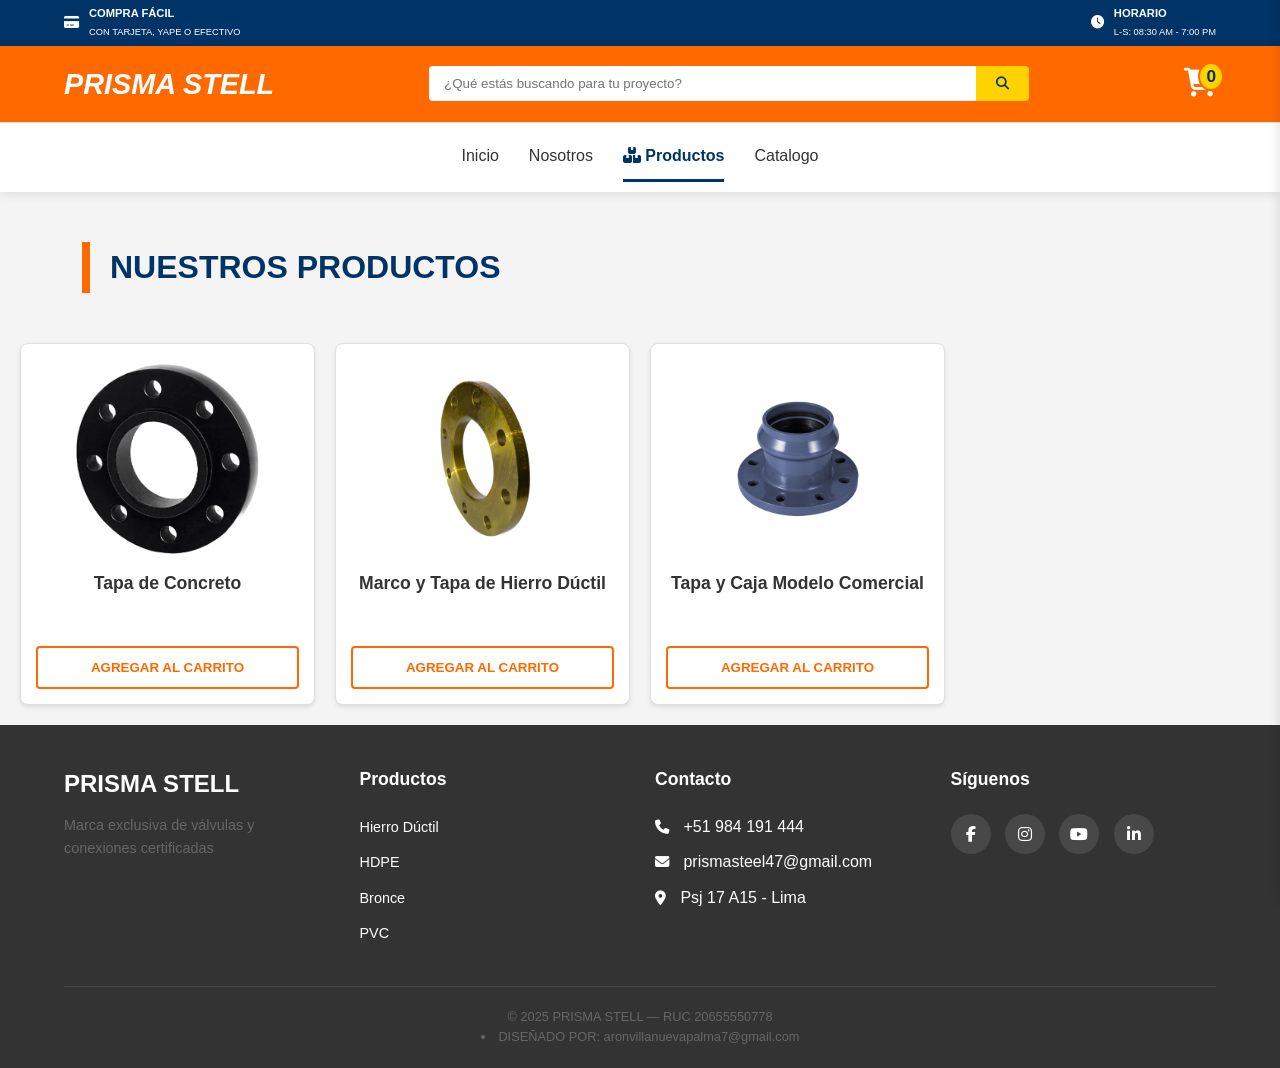
<file: extencion/bridas.html>
<!DOCTYPE html>
<html lang="es">
<head>
  <meta charset="UTF-8" />
  <meta name="description" content="PRISMA STELL — Catálogo corporativo de válvulas, conexiones y accesorios hidráulicos." />
  <meta name="viewport" content="width=device-width, initial-scale=1.0" />
  <title>PRISMA STELL</title>
  <link rel="stylesheet" href="style.css" />
  <link rel="stylesheet" href="https://cdnjs.cloudflare.com/ajax/libs/font-awesome/6.4.2/css/all.min.css" integrity="sha512-z3gLpd7yknf1YoNbCzqRKc4qyor8gaKU1qmn+CShxbuBusANI9QpRohGBreCFkKxLhei6S9k5Vv9XgQ0z/V0Bw==" crossorigin="anonymous" referrerpolicy="no-referrer" />
  <link rel="stylesheet" href="https://cdnjs.cloudflare.com/ajax/libs/font-awesome/6.5.0/css/all.min.css" />
</head>
<body>

<div class="top-bar">
    <div class="top-item">
        <i class="fas fa-credit-card"></i>
        <div>
            <strong>COMPRA FÁCIL</strong>
            <small>CON TARJETA, YAPE O EFECTIVO</small>
        </div>
    </div>
    
    <div class="top-item">
        <i class="fas fa-clock"></i>
        <div>
            <strong>HORARIO</strong>
            <small>L-S: 08:30 AM - 7:00 PM</small>
        </div>
    </div>
</div>

<header class="navbar">
    <div class="contenedor-navbar">
      <div class="logo">
        <a href="../index.html">
          <span class="logo-text">PRISMA STELL</span>
        </a>
      </div>

            <div class="buscador-central">
                <input type="text" id="inputBuscador" placeholder="¿Qué estás buscando para tu proyecto?">
                <button class="btn-buscar">
                    <i class="fas fa-search"></i>
                </button>
            </div>

      <div class="acciones-barra">
        <button class="btn-carrito" id="btnCarrito" aria-label="Abrir Carrito de Cotización">
          <i class="fas fa-shopping-cart"></i>
          <span class="badge" id="carritoBadge">0</span>
        </button>
      </div>
    </div>

    <nav class="nav-principal">
      <ul class="menu-rediseñado">
      <li><a href="../index.html">Inicio</a></li>
        <li><a href="../historia/nosotros.html">Nosotros</a></li>
        <li class="dropdown">
          <a href="#" class="active"><i class="fas fa-boxes" ></i> Productos</a>
          <ul class="submenu">
            <li><a href="../extencion/Valvulas_Accesorios_hidraulica.html">Válvulas y Accesorios Hidráulicos</a></li>
            <li><a href="../extencion/tuberia_PVC.html">Accesorios de Tubería y PVC</a></li>
            <li><a href="../extencion/herr_complementos.html">Herramientas y Complemento</a></li>
            <li class="dropdown-sub">
              <a href="#">Conexiones <i class="fas fa-chevron-right"></i></a>
              <ul class="submenu-right">
                <li><a href="../extencion/conex_galvanizado.html">Conexiones Galvanizadas</a></li>
                <li><a href="../extencion/conex_PVC.html">Conexiones de PVC</a></li>
                <li><a href="../extencion/conex_bronce.html">Conexiones de Bronce</a></li>
                <li><a href="../extencion/conexion_hdpe.html">Conexiones HDPE</a></li>
              </ul>
            </li>
            <li><a href="../extencion/uniones.html">Uniones</a></li>
            <li><a href="../extencion/bridas.html">Bridas</a></li>
            <li><a href="../extencion/marco_tapa.html">Marcos y Tapas</a></li>
            <li><a href="../extencion/caneria.html">Cañeria</a></li>
            <li><a href="../extencion/catalogo.html">Catalogo</a></li>
          </ul>
        </li>
        <li><a href="../extencion/catalogo.html">Catalogo</a></li>
      </ul>
    </nav>
  </header>
<section class="catalogo">
          <h2 class="titulo-main" >Nuestros Productos</h2>
          <div class="productos-grid">
        <div class="producto">
            <img src="../imagenes/actualizado/brida.png" alt="tapa concreto">
            <h3>Tapa de Concreto</h3>
            <div class="acciones"><button class="btn-agregar">Agregar al Carrito</button></div>
        </div>

        <div class="producto">
            <img src="../imagenes/actualizado/Bridas_soldables_Citaly.png" alt="marco de Hierro">
            <h3>Marco y Tapa de Hierro Dúctil</h3>
            <div class="acciones"><button class="btn-agregar">Agregar al Carrito</button></div>
        </div>
        
        <div class="producto">
            <img src="../imagenes/actualizado/Brida_UF_Inyectado_PVC.png" alt="tapa y caja de modelo comercial">
            <h3>Tapa y Caja Modelo Comercial</h3>
            <div class="acciones"><button class="btn-agregar">Agregar al Carrito</button></div>
        </div>
</section>



<footer class="footer">
  <div class="footer-container">
    <div class="footer-col">
      <h3 class="logo-footer">PRISMA STELL</h3>
      <p class="slogan-footer">Marca exclusiva de válvulas y conexiones certificadas</p>
    </div>
    <div class="footer-col">
      <h4>Productos</h4>
      <ul>
        <li><a href="#">Hierro Dúctil</a></li>
        <li><a href="#">HDPE</a></li>
        <li><a href="#">Bronce</a></li>
        <li><a href="#">PVC</a></li>
      </ul>
    </div>
    <div class="footer-col">
      <h4>Contacto</h4>
      <ul>
        <li><i class="fas fa-phone"></i> +51 984 191 444</li>
        <li><i class="fas fa-envelope"></i> prismasteel47@gmail.com</li>
        <li><i class="fas fa-map-marker-alt"></i> Psj 17 A15 - Lima</li>
      </ul>
    </div>
    <div class="footer-col">
      <h4>Síguenos</h4>
      <div class="footer-social">
        <a href="https://www.facebook.com/profile.php?id=100095222694233&locale=es_LA"><i class="fab fa-facebook-f"></i></a>
        <a href="https://www.facebook.com/profile.php?id=100095596595639&locale=es_LA"><i class="fab fa-instagram"></i></a>
        <a href="https://www.facebook.com/profile.php?id=100095596595639&locale=es_LA"><i class="fab fa-youtube"></i></a>
        <a href="#"><i class="fab fa-linkedin-in"></i></a>
      </div>
    </div>
  </div>
  <div class="footer-bottom">
    © 2025 PRISMA STELL — RUC 20655550778  <li>DISEÑADO POR: aronvillanuevapalma7@gmail.com</li>
  </div>
</footer>
  <aside class="carrito-panel" id="carritoPanel">
    <div class="carrito-header">
      <h3>Tu Carrito de Cotización</h3>
      <button id="cerrarCarrito"><i class="fas fa-times"></i></button>
    </div>
    <div class="carrito-contenido" id="carritoContenido">
      <p class="carrito-vacio">Tu carrito está vacío.</p>
    </div>
    <div class="carrito-acciones">
      <button class="btn-secundario" id="vaciarCarrito" disabled>Vaciar Carrito</button>
      <button class="btn-whatsapp-panel" id="cotizarWhatsApp" disabled>
        <i class="fab fa-whatsapp"></i> Cotizar
      </button>
    </div>
  </aside>
  <div class="carrito-overlay" id="carritoOverlay" aria-hidden="true"></div>

  <script src="../script.js"></script>
</body>
</html>
</file>
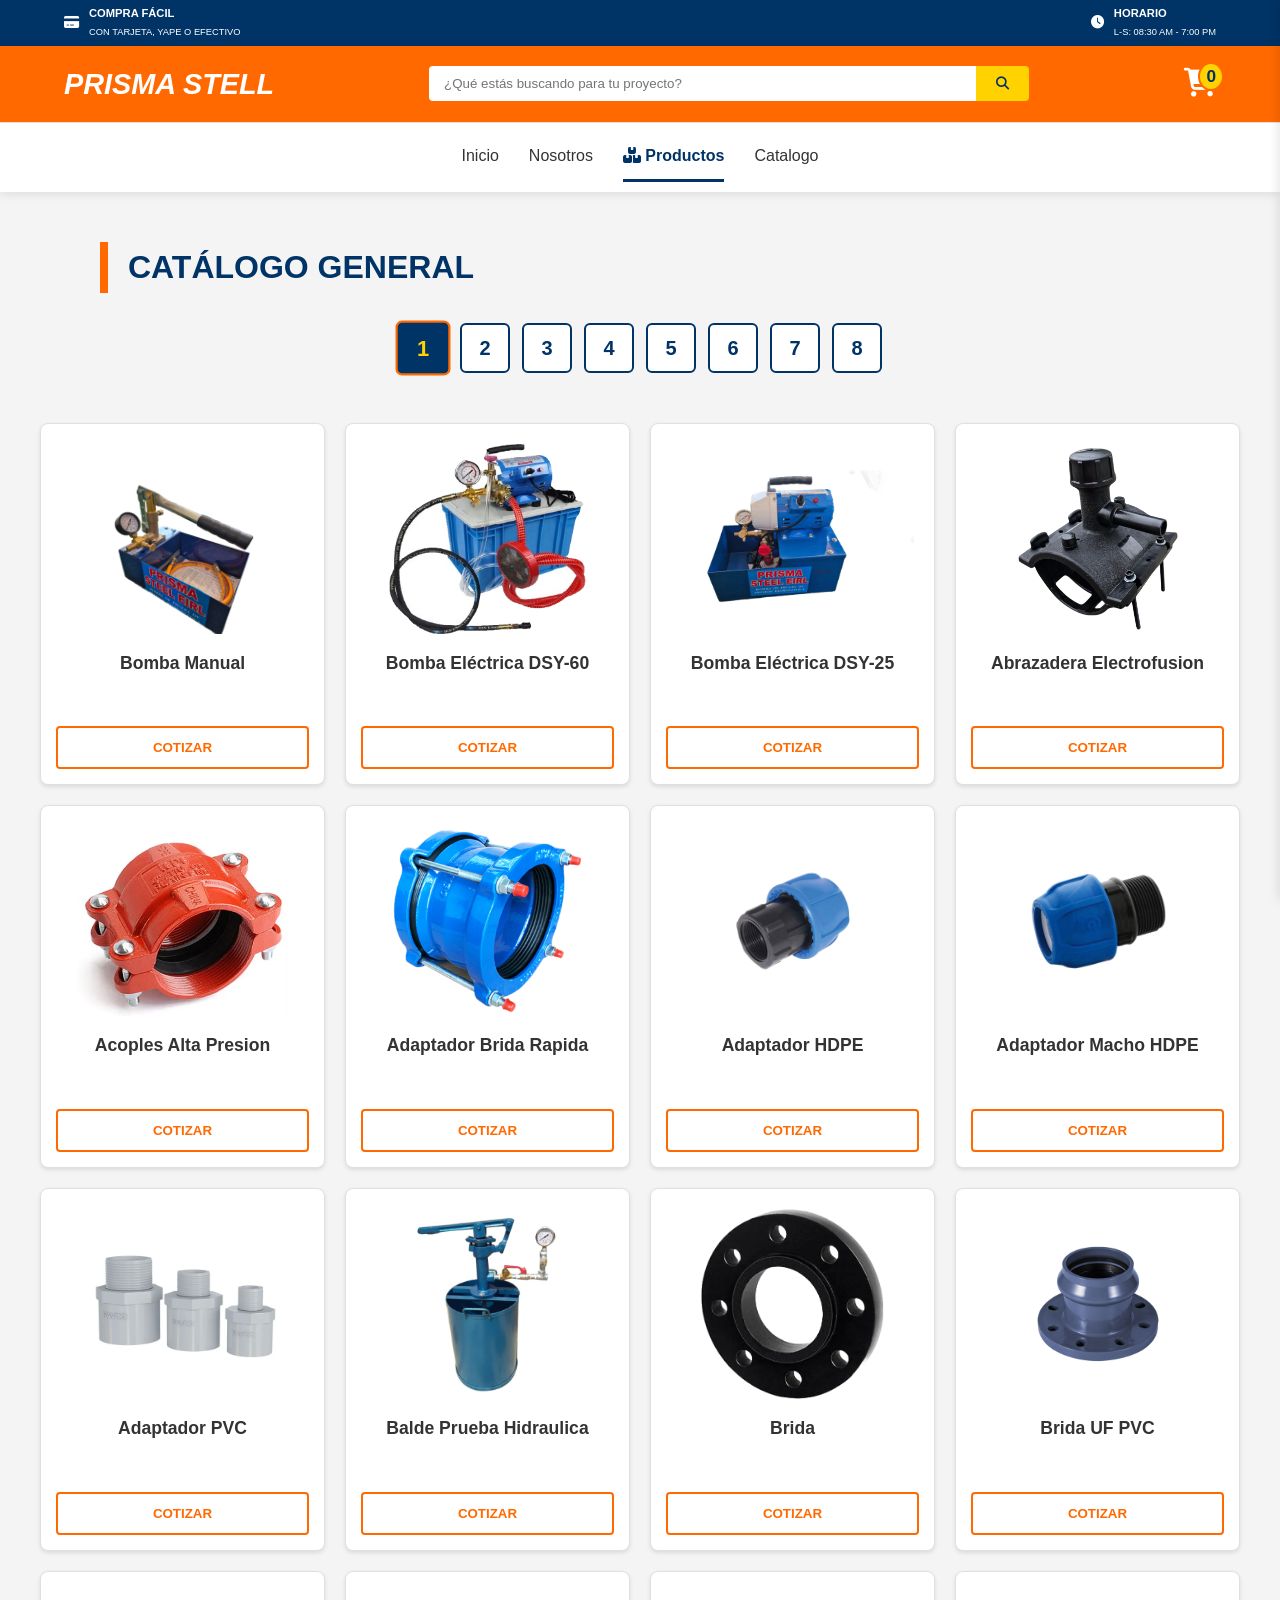
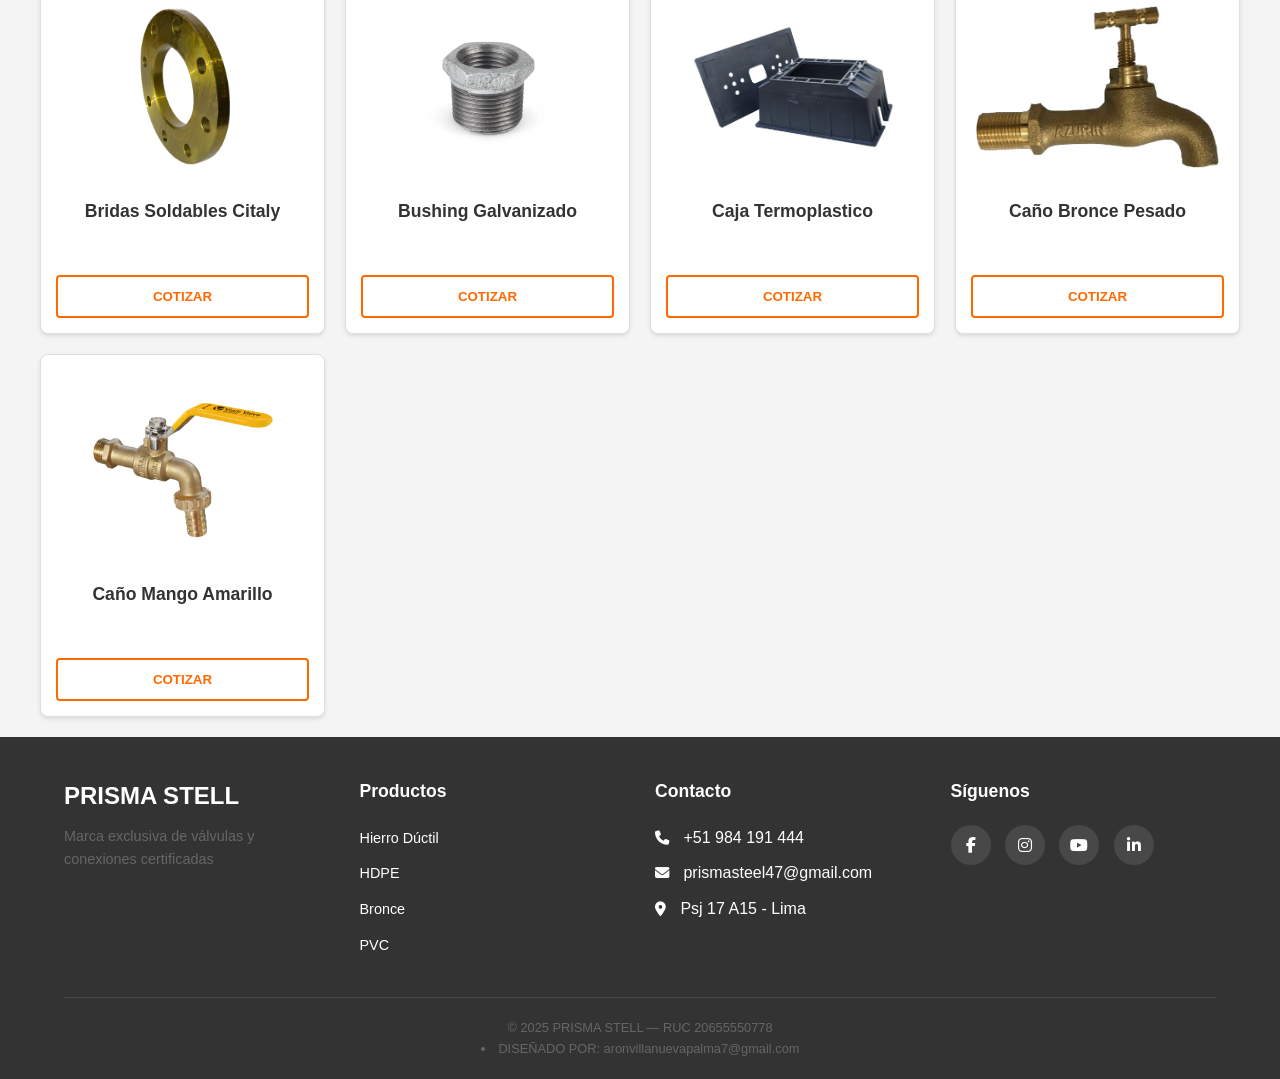
<file: extencion/catalogo.html>
<!DOCTYPE html>
<html lang="es">
<head>
  <meta charset="UTF-8" />
  <meta name="description" content="PRISMA STELL — Catálogo corporativo de válvulas, conexiones y accesorios hidráulicos." />
  <meta name="viewport" content="width=device-width, initial-scale=1.0" />
  <title>PRISMA STELL</title>
  <link rel="stylesheet" href="style.css" />
  <link rel="stylesheet" href="https://cdnjs.cloudflare.com/ajax/libs/font-awesome/6.4.2/css/all.min.css" integrity="sha512-z3gLpd7yknf1YoNbCzqRKc4qyor8gaKU1qmn+CShxbuBusANI9QpRohGBreCFkKxLhei6S9k5Vv9XgQ0z/V0Bw==" crossorigin="anonymous" referrerpolicy="no-referrer" />
  <link rel="stylesheet" href="https://cdnjs.cloudflare.com/ajax/libs/font-awesome/6.5.0/css/all.min.css" />
</head>
<body>

<div class="top-bar">
    <div class="top-item">
        <i class="fas fa-credit-card"></i>
        <div>
            <strong>COMPRA FÁCIL</strong>
            <small>CON TARJETA, YAPE O EFECTIVO</small>
        </div>
    </div>
    
    <div class="top-item">
        <i class="fas fa-clock"></i>
        <div>
            <strong>HORARIO</strong>
            <small>L-S: 08:30 AM - 7:00 PM</small>
        </div>
    </div>
</div>

<header class="navbar">
    <div class="contenedor-navbar">
      <div class="logo">
        <a href="../index.html">
          <span class="logo-text">PRISMA STELL</span>
        </a>
      </div>

            <div class="buscador-central">
                <input type="text" id="inputBuscador" placeholder="¿Qué estás buscando para tu proyecto?">
                <button class="btn-buscar">
                    <i class="fas fa-search"></i>
                </button>
            </div>

      <div class="acciones-barra">
        <button class="btn-carrito" id="btnCarrito" aria-label="Abrir Carrito de Cotización">
          <i class="fas fa-shopping-cart"></i>
          <span class="badge" id="carritoBadge">0</span>
        </button>
      </div>
    </div>

    <nav class="nav-principal">
      <ul class="menu-rediseñado">
      <li><a href="../index.html">Inicio</a></li>
        <li><a href="../historia/nosotros.html">Nosotros</a></li>
        <li class="dropdown">
          <a href="#" class="active"><i class="fas fa-boxes"></i> Productos</a>
          <ul class="submenu">
            <li><a href="../extencion/Valvulas_Accesorios_hidraulica.html">Válvulas y Accesorios Hidráulicos</a></li>
            <li><a href="../extencion/tuberia_PVC.html">Accesorios de Tubería y PVC</a></li>
            <li><a href="../extencion/herr_complementos.html">Herramientas y Complemento</a></li>
            <li class="dropdown-sub">
              <a href="#">Conexiones <i class="fas fa-chevron-right"></i></a>
              <ul class="submenu-right">
                <li><a href="../extencion/conex_galvanizado.html">Conexiones Galvanizadas</a></li>
                <li><a href="../extencion/conex_PVC.html">Conexiones de PVC</a></li>
                <li><a href="../extencion/conex_bronce.html">Conexiones de Bronce</a></li>
                <li><a href="../extencion/conexion_hdpe.html">Conexiones HDPE</a></li>
              </ul>
            </li>
            <li><a href="../extencion/uniones.html">Uniones</a></li>
            <li><a href="../extencion/bridas.html">Bridas</a></li>
            <li><a href="../extencion/marco_tapa.html">Marcos y Tapas</a></li>
            <li><a href="../extencion/caneria.html">Cañeria</a></li>
            <li><a href="../extencion/catalogo.html">Catalogo</a></li>
          </ul>
        </li>
        <li><a href="../extencion/catalogo.html">Catalogo</a></li>
      </ul>
    </nav>
  </header>


<main class="catalogo">
    <div class="container">
        <h2 class="titulo-main">Catálogo General</h2>

        <div class="tabs-container">
            <div id="btn1" class="tab-box active" onclick="mostrarGrupo(1)">1</div>
            <div id="btn2" class="tab-box" onclick="mostrarGrupo(2)">2</div>
            <div id="btn3" class="tab-box" onclick="mostrarGrupo(3)">3</div>
            <div id="btn4" class="tab-box" onclick="mostrarGrupo(4)">4</div>
            <div id="btn5" class="tab-box" onclick="mostrarGrupo(5)">5</div>
            <div id="btn6" class="tab-box" onclick="mostrarGrupo(6)">6</div>
            <div id="btn7" class="tab-box" onclick="mostrarGrupo(7)">7</div>
            <div id="btn8" class="tab-box" onclick="mostrarGrupo(8)">8</div>
        </div>

        <div id="contenedor-grupos">
            
            <div id="grupo1" class="productos-grid">
                <div class="producto"><img src="../imagenes/actualizado/manual.png" alt="Bomba Manual"><h3>Bomba Manual</h3><div class="acciones"><button class="btn-agregar">Cotizar</button></div></div>
                <div class="producto"><img src="../imagenes/actualizado/dsy-60.png" alt="Bomba Eléctrica DSY-60"><h3>Bomba Eléctrica DSY-60</h3><div class="acciones"><button class="btn-agregar">Cotizar</button></div></div>
                <div class="producto"><img src="../imagenes/actualizado/dsy-25.png" alt="Bomba Eléctrica DSY-25"><h3>Bomba Eléctrica DSY-25</h3><div class="acciones"><button class="btn-agregar">Cotizar</button></div></div> 
                <div class="producto"><img src="../imagenes/actualizado/abrazadera_electrofusion.png" alt="Abrazadera"><h3>Abrazadera Electrofusion</h3><div class="acciones"><button class="btn-agregar">Cotizar</button></div></div>
                <div class="producto"><img src="../imagenes/actualizado/Acoples_de_alta_presión.jpg" alt="Acoples"><h3>Acoples Alta Presion</h3><div class="acciones"><button class="btn-agregar">Cotizar</button></div></div>
                <div class="producto"><img src="../imagenes/actualizado/Adaptador_de_brida_rápida_para_tubería_de_hdpe.jpg" alt="Adaptador Brida"><h3>Adaptador Brida Rapida</h3><div class="acciones"><button class="btn-agregar">Cotizar</button></div></div>
                <div class="producto"><img src="../imagenes/actualizado/Adaptador_HDPE.png" alt="Adaptador HDPE"><h3>Adaptador HDPE</h3><div class="acciones"><button class="btn-agregar">Cotizar</button></div></div>
                <div class="producto"><img src="../imagenes/actualizado/Adaptador_macho_hdpe.png" alt="Adaptador Macho"><h3>Adaptador Macho HDPE</h3><div class="acciones"><button class="btn-agregar">Cotizar</button></div></div>
                <div class="producto"><img src="../imagenes/actualizado/Adaptador_PVC.jpg" alt="Adaptador PVC"><h3>Adaptador PVC</h3><div class="acciones"><button class="btn-agregar">Cotizar</button></div></div>
                <div class="producto"><img src="../imagenes/actualizado/Balde_de_Prueva_Hidraulica.jpg" alt="Balde Prueba"><h3>Balde Prueba Hidraulica</h3><div class="acciones"><button class="btn-agregar">Cotizar</button></div></div>
                <div class="producto"><img src="../imagenes/actualizado/brida.png" alt="Brida"><h3>Brida</h3><div class="acciones"><button class="btn-agregar">Cotizar</button></div></div>
                <div class="producto"><img src="../imagenes/actualizado/Brida_UF_Inyectado_PVC.png" alt="Brida UF"><h3>Brida UF PVC</h3><div class="acciones"><button class="btn-agregar">Cotizar</button></div></div>
                <div class="producto"><img src="../imagenes/actualizado/Bridas_soldables_Citaly.png" alt="Bridas Soldables"><h3>Bridas Soldables Citaly</h3><div class="acciones"><button class="btn-agregar">Cotizar</button></div></div>
                <div class="producto"><img src="../imagenes/actualizado/Bushing galvanizado.jpg" alt="Bushing"><h3>Bushing Galvanizado</h3><div class="acciones"><button class="btn-agregar">Cotizar</button></div></div>
                <div class="producto"><img src="../imagenes/actualizado/Caja_termoplastico.jpg" alt="Caja Termo"><h3>Caja Termoplastico</h3><div class="acciones"><button class="btn-agregar">Cotizar</button></div></div>
                <div class="producto"><img src="../imagenes/actualizado/CaÑ_BRONCE PESADO.png" alt="Caño Bronce"><h3>Caño Bronce Pesado</h3><div class="acciones"><button class="btn-agregar">Cotizar</button></div></div>
                <div class="producto"><img src="../imagenes/actualizado/CAÑ_MANGO_AMARI.png" alt="Caño Mango"><h3>Caño Mango Amarillo</h3><div class="acciones"><button class="btn-agregar">Cotizar</button></div></div>
            </div>

            <div id="grupo2" class="productos-grid hidden">
                <div class="producto"><img src="../imagenes/actualizado/CAÑO_BOTADERO_LISO_BRONCE.png" alt="Caño Botadero"><h3>Caño Botadero Bronce</h3><div class="acciones"><button class="btn-agregar">Cotizar</button></div></div>
                <div class="producto"><img src="../imagenes/actualizado/CAÑO_BOTADERO_LISO_CROMADO.png" alt="Caño Cromado"><h3>Caño Botadero Cromado</h3><div class="acciones"><button class="btn-agregar">Cotizar</button></div></div>
                <div class="producto"><img src="../imagenes/actualizado/CAÑO_DOBLE_ENTRADA.png" alt="Caño Doble"><h3>Caño Doble Entrada</h3><div class="acciones"><button class="btn-agregar">Cotizar</button></div></div>
                <div class="producto"><img src="../imagenes/actualizado/Caño_Esferica_Rubistar.jpg" alt="Caño Rubistar"><h3>Caño Esferica Rubistar</h3><div class="acciones"><button class="btn-agregar">Cotizar</button></div></div>
                <div class="producto"><img src="../imagenes/actualizado/CAÑO_JARDINERIA.png" alt="Caño Jardineria"><h3>Caño Jardineria</h3><div class="acciones"><button class="btn-agregar">Cotizar</button></div></div>
                <div class="producto"><img src="../imagenes/actualizado/CAÑO_PVC.png" alt="Caño PVC"><h3>Caño PVC</h3><div class="acciones"><button class="btn-agregar">Cotizar</button></div></div>
                <div class="producto"><img src="../imagenes/actualizado/CAÑO_ROSCA.png" alt="Caño Rosca"><h3>Caño Rosca</h3><div class="acciones"><button class="btn-agregar">Cotizar</button></div></div>
                <div class="producto"><img src="../imagenes/actualizado/cinta_teflon_amarilla.png" alt="Cinta Amarilla"><h3>Cinta Teflon Amarilla</h3><div class="acciones"><button class="btn-agregar">Cotizar</button></div></div>
                <div class="producto"><img src="../imagenes/actualizado/cinta_teflon-roja.png" alt="Cinta Roja"><h3>Cinta Teflon Roja</h3><div class="acciones"><button class="btn-agregar">Cotizar</button></div></div>
                <div class="producto"><img src="../imagenes/actualizado/Codo galvanizado 45º.jpg" alt="Codo Galv 45"><h3>Codo Galvanizado 45°</h3><div class="acciones"><button class="btn-agregar">Cotizar</button></div></div>
                <div class="producto"><img src="../imagenes/actualizado/Codo galvanizado.jpg" alt="Codo Galv"><h3>Codo Galvanizado 90°</h3><div class="acciones"><button class="btn-agregar">Cotizar</button></div></div>
                <div class="producto"><img src="../imagenes/actualizado/codo_45&90_hdpe_termofusion.png" alt="Codo HDPE"><h3>Codo HDPE Termofusion</h3><div class="acciones"><button class="btn-agregar">Cotizar</button></div></div>
                <div class="producto"><img src="../imagenes/actualizado/codo_alcantarilla.jpg" alt="Codo Alcantarilla"><h3>Codo Alcantarilla</h3><div class="acciones"><button class="btn-agregar">Cotizar</button></div></div>
                <div class="producto"><img src="../imagenes/actualizado/codo_hdpe.png" alt="Codo HDPE"><h3>Codo HDPE</h3><div class="acciones"><button class="btn-agregar">Cotizar</button></div></div>
            </div>

            <div id="grupo3" class="productos-grid hidden">
                <div class="producto"><img src="../imagenes/actualizado/Codo_PVC.jpg" alt="Codo PVC"><h3>Codo PVC</h3><div class="acciones"><button class="btn-agregar">Cotizar</button></div></div>
                <div class="producto"><img src="../imagenes/actualizado/Codo45_PVC.jpg" alt="Codo 45 PVC"><h3>Codo 45° PVC</h3><div class="acciones"><button class="btn-agregar">Cotizar</button></div></div>
                <div class="producto"><img src="../imagenes/actualizado/Conexiones_alcantarillado_PVC.jpg" alt="Conexiones Alcantarillado"><h3>Conexion Alcantarillado</h3><div class="acciones"><button class="btn-agregar">Cotizar</button></div></div>
                <div class="producto"><img src="../imagenes/actualizado/Cruz galvanizado.jpg" alt="Cruz Galv"><h3>Cruz Galvanizada</h3><div class="acciones"><button class="btn-agregar">Cotizar</button></div></div>
                <div class="producto"><img src="../imagenes/actualizado/cruz_hdpe_termofusion.png" alt="Cruz HDPE"><h3>Cruz HDPE Termo</h3><div class="acciones"><button class="btn-agregar">Cotizar</button></div></div>
                <div class="producto"><img src="../imagenes/actualizado/Cuchara_para_Concreto.jpg" alt="Cuchara"><h3>Cuchara para Concreto</h3><div class="acciones"><button class="btn-agregar">Cotizar</button></div></div>
                <div class="producto"><img src="../imagenes/actualizado/cupla_union_electrofusion.png" alt="Cupla Electro"><h3>Cupla Union Electrofusion</h3><div class="acciones"><button class="btn-agregar">Cotizar</button></div></div>
                <div class="producto"><img src="../imagenes/actualizado/Curva_SEL_Tuboplast_PVC.jpg" alt="Curva SEL"><h3>Curva SEL Tuboplast</h3><div class="acciones"><button class="btn-agregar">Cotizar</button></div></div>
                <div class="producto"><img src="../imagenes/actualizado/empaquetadura_neopreno.png" alt="Empaquetadura"><h3>Empaquetadura Neopreno</h3><div class="acciones"><button class="btn-agregar">Cotizar</button></div></div>
                <div class="producto"><img src="../imagenes/actualizado/Enlace_Recto_HDPE.jpg" alt="Enlace Recto"><h3>Enlace Recto HDPE</h3><div class="acciones"><button class="btn-agregar">Cotizar</button></div></div>
                <div class="producto"><img src="../imagenes/actualizado/extintor.png" alt="Extintor"><h3>Extintor</h3><div class="acciones"><button class="btn-agregar">Cotizar</button></div></div>
                <div class="producto"><img src="../imagenes/actualizado/hidrante_contra_incendio.png" alt="Hidrante"><h3>Hidrante Contra Incendio</h3><div class="acciones"><button class="btn-agregar">Cotizar</button></div></div>
                <div class="producto"><img src="../imagenes/actualizado/Kits_para_Varilla_para_Desatoro.jpg" alt="Kit Varilla"><h3>Kit Varilla Desatoro</h3><div class="acciones"><button class="btn-agregar">Cotizar</button></div></div>
                <div class="producto"><img src="../imagenes/actualizado/manguera_hdpe_polietileno.png" alt="Manguera HDPE"><h3>Manguera HDPE</h3><div class="acciones"><button class="btn-agregar">Cotizar</button></div></div>
            </div>

            <div id="grupo4" class="productos-grid hidden">
                <div class="producto"><img src="../imagenes/actualizado/manguera_lona.png" alt="Manguera Lona"><h3>Manguera Lona</h3><div class="acciones"><button class="btn-agregar">Cotizar</button></div></div>
                <div class="producto"><img src="../imagenes/actualizado/Manometro_Liquido.jpg" alt="Manómetro"><h3>Manometro Liquido</h3><div class="acciones"><button class="btn-agregar">Cotizar</button></div></div>
                <div class="producto"><img src="../imagenes/actualizado/Marco_desague.png" alt="Marco Desague"><h3>Marco Desague</h3><div class="acciones"><button class="btn-agregar">Cotizar</button></div></div>
                <div class="producto"><img src="../imagenes/actualizado/Marco_tapa.png" alt="Marco Tapa"><h3>Marco y Tapa</h3><div class="acciones"><button class="btn-agregar">Cotizar</button></div></div>
                <div class="producto"><img src="../imagenes/actualizado/Marco_tapa_GDO.jpg" alt="Marco GDO"><h3>Marco Tapa GDO</h3><div class="acciones"><button class="btn-agregar">Cotizar</button></div></div>
                <div class="producto"><img src="../imagenes/actualizado/marco_tapa_hierro_ductil.png" alt="Marco Hierro"><h3>Marco Hierro Ductil</h3><div class="acciones"><button class="btn-agregar">Cotizar</button></div></div>
                <div class="producto"><img src="../imagenes/actualizado/Mazo_de_Goma.jpg" alt="Mazo Goma"><h3>Mazo de Goma</h3><div class="acciones"><button class="btn-agregar">Cotizar</button></div></div>
                <div class="producto"><img src="../imagenes/actualizado/Medidor_de_Agua_Turbina.jpg" alt="Medidor Agua"><h3>Medidor de Agua</h3><div class="acciones"><button class="btn-agregar">Cotizar</button></div></div>
                <div class="producto"><img src="../imagenes/actualizado/Niple galvanizado.jpg" alt="Niple"><h3>Niple Galvanizado</h3><div class="acciones"><button class="btn-agregar">Cotizar</button></div></div>
                <div class="producto"><img src="../imagenes/actualizado/pegamento_oatey_azul.png" alt="Pegamento Azul"><h3>Pegamento Oatey Azul</h3><div class="acciones"><button class="btn-agregar">Cotizar</button></div></div>
                <div class="producto"><img src="../imagenes/actualizado/pegamento_oatey_dorado.png" alt="Pegamento Dorado"><h3>Pegamento Oatey Dorado</h3><div class="acciones"><button class="btn-agregar">Cotizar</button></div></div>
                <div class="producto"><img src="../imagenes/actualizado/Probetas_de_Concreto.jpg" alt="Probetas"><h3>Probetas de Concreto</h3><div class="acciones"><button class="btn-agregar">Cotizar</button></div></div>
                <div class="producto"><img src="../imagenes/actualizado/Probetas_pvc.jpg" alt="Probetas PVC"><h3>Probetas PVC</h3><div class="acciones"><button class="btn-agregar">Cotizar</button></div></div>
            </div>

            <div id="grupo5" class="productos-grid hidden">
                <div class="producto"><img src="../imagenes/actualizado/Reduccion Ca..jpg" alt="Reducción Ca"><h3>Reduccion Ca</h3><div class="acciones"><button class="btn-agregar">Cotizar</button></div></div>
                <div class="producto"><img src="../imagenes/actualizado/Reduccion campana galvanizada.jpg" alt="Reducción Campana"><h3>Reduccion Campana</h3><div class="acciones"><button class="btn-agregar">Cotizar</button></div></div>
                <div class="producto"><img src="../imagenes/actualizado/reduccion_electrofusion.png" alt="Reducción Electro"><h3>Reduccion Electrofusion</h3><div class="acciones"><button class="btn-agregar">Cotizar</button></div></div>
                <div class="producto"><img src="../imagenes/actualizado/reduccion_hdpe_termofusion.png" alt="Reducción HDPE"><h3>Reduccion HDPE Termo</h3><div class="acciones"><button class="btn-agregar">Cotizar</button></div></div>
                <div class="producto"><img src="../imagenes/actualizado/Registro_Dados.jpg" alt="Registro Dados"><h3>Registro Dados</h3><div class="acciones"><button class="btn-agregar">Cotizar</button></div></div>
                <div class="producto"><img src="../imagenes/actualizado/Registro_de_Sumidero.jpg" alt="Registro Sumidero"><h3>Registro Sumidero</h3><div class="acciones"><button class="btn-agregar">Cotizar</button></div></div>
                <div class="producto"><img src="../imagenes/actualizado/rejilla_de_ventilacion.png" alt="Rejilla"><h3>Rejilla Ventilacion</h3><div class="acciones"><button class="btn-agregar">Cotizar</button></div></div>
                <div class="producto"><img src="../imagenes/actualizado/rollo_manguera_de_succion.png" alt="Rollo Manguera"><h3>Rollo Manguera Succion</h3><div class="acciones"><button class="btn-agregar">Cotizar</button></div></div>
                <div class="producto"><img src="../imagenes/actualizado/separador_concreto.png" alt="Separador"><h3>Separador Concreto</h3><div class="acciones"><button class="btn-agregar">Cotizar</button></div></div>
                <div class="producto"><img src="../imagenes/actualizado/tapa_concreto.png" alt="Tapa Concreto"><h3>Tapa de Concreto</h3><div class="acciones"><button class="btn-agregar">Cotizar</button></div></div>
                <div class="producto"><img src="../imagenes/actualizado/Tapa_registro.jpg" alt="Tapa Registro"><h3>Tapa Registro</h3><div class="acciones"><button class="btn-agregar">Cotizar</button></div></div>
                <div class="producto"><img src="../imagenes/actualizado/Tapa_y_caja_modelo_comercial.png" alt="Tapa y Caja"><h3>Tapa y Caja Comercial</h3><div class="acciones"><button class="btn-agregar">Cotizar</button></div></div>
                <div class="producto"><img src="../imagenes/actualizado/Tapon macho.webp" alt="Tapón Macho"><h3>Tapon Macho</h3><div class="acciones"><button class="btn-agregar">Cotizar</button></div></div>
                <div class="producto"><img src="../imagenes/actualizado/tapon_electrofusion.png" alt="Tapón Electro"><h3>Tapon Electrofusion</h3><div class="acciones"><button class="btn-agregar">Cotizar</button></div></div>
            </div>

            <div id="grupo6" class="productos-grid hidden">
                <div class="producto"><img src="../imagenes/actualizado/Tapon_HDPE.png" alt="Tapón HDPE"><h3>Tapon HDPE</h3><div class="acciones"><button class="btn-agregar">Cotizar</button></div></div>
                <div class="producto"><img src="../imagenes/actualizado/tapon_hdpe_termofusion.png" alt="Tapón Termo"><h3>Tapon HDPE Termo</h3><div class="acciones"><button class="btn-agregar">Cotizar</button></div></div>
                <div class="producto"><img src="../imagenes/actualizado/Tee galvanizado.jpg" alt="Tee Galv"><h3>Tee Galvanizada</h3><div class="acciones"><button class="btn-agregar">Cotizar</button></div></div>
                <div class="producto"><img src="../imagenes/actualizado/tee_electrofusion.png" alt="Tee Electro"><h3>Tee Electrofusion</h3><div class="acciones"><button class="btn-agregar">Cotizar</button></div></div>
                <div class="producto"><img src="../imagenes/actualizado/tee_HDPE.png" alt="Tee HDPE"><h3>Tee HDPE</h3><div class="acciones"><button class="btn-agregar">Cotizar</button></div></div>
                <div class="producto"><img src="../imagenes/actualizado/tee_hdpe_termofusion.png" alt="Tee Termo"><h3>Tee HDPE Termo</h3><div class="acciones"><button class="btn-agregar">Cotizar</button></div></div>
                <div class="producto"><img src="../imagenes/actualizado/tee_PVC.jpg" alt="Tee PVC"><h3>Tee PVC</h3><div class="acciones"><button class="btn-agregar">Cotizar</button></div></div>
                <div class="producto"><img src="../imagenes/actualizado/Tuberias_aquaplas.webp" alt="Tuberias Aquaplas"><h3>Tuberias Aquaplas</h3><div class="acciones"><button class="btn-agregar">Cotizar</button></div></div>
                <div class="producto"><img src="../imagenes/actualizado/Tubo_alcantarillado.jpg" alt="Tubo Alcantarillado"><h3>Tubo Alcantarillado</h3><div class="acciones"><button class="btn-agregar">Cotizar</button></div></div>
                <div class="producto"><img src="../imagenes/actualizado/Tubo_de_abasto.jpg" alt="Tubo Abasto"><h3>Tubo de Abasto</h3><div class="acciones"><button class="btn-agregar">Cotizar</button></div></div>
                <div class="producto"><img src="../imagenes/actualizado/Tubo_rosca.png" alt="Tubo Rosca"><h3>Tubo Rosca</h3><div class="acciones"><button class="btn-agregar">Cotizar</button></div></div>
                <div class="producto"><img src="../imagenes/actualizado/tubo_rosca_PVC.jpg" alt="Tubo Rosca PVC"><h3>Tubo Rosca PVC</h3><div class="acciones"><button class="btn-agregar">Cotizar</button></div></div>
                <div class="producto"><img src="../imagenes/actualizado/Tubo5m.jpg" alt="Tubo 5m"><h3>Tubo 5m</h3><div class="acciones"><button class="btn-agregar">Cotizar</button></div></div>
                <div class="producto"><img src="../imagenes/actualizado/union_simple1_presion.jpg" alt="Unión Simple"><h3>Union Simple Galv</h3><div class="acciones"><button class="btn-agregar">Cotizar</button></div></div>
            </div>

            <div id="grupo7" class="productos-grid hidden">
                <div class="producto"><img src="../imagenes/actualizado/Union universal galvanizada.jpg" alt="Unión Universal"><h3>Union Galvanizado</h3><div class="acciones"><button class="btn-agregar">Cotizar</button></div></div>
                <div class="producto"><img src="../imagenes/actualizado/Union_blanco_PVC.jpg" alt="Unión Blanco"><h3>Union Blanco PVC</h3><div class="acciones"><button class="btn-agregar">Cotizar</button></div></div>
                <div class="producto"><img src="../imagenes/actualizado/Union_PVC.jpg" alt="Unión PVC"><h3>Union PVC</h3><div class="acciones"><button class="btn-agregar">Cotizar</button></div></div>
                <div class="producto"><img src="../imagenes/actualizado/union_simple1_presion.jpg" alt="Unión Simple Presión"><h3>Union Simple Presion</h3><div class="acciones"><button class="btn-agregar">Cotizar</button></div></div>
                <div class="producto"><img src="../imagenes/actualizado/Union_universal.jpg" alt="Unión Universal"><h3>Union Universal</h3><div class="acciones"><button class="btn-agregar">Cotizar</button></div></div>
                <div class="producto"><img src="../imagenes/actualizado/VALVULA_CANAS_YORK.png" alt="Válvula York"><h3>Valvula Canas York</h3><div class="acciones"><button class="btn-agregar">Cotizar</button></div></div>
                <div class="producto"><img src="../imagenes/actualizado/VALVULA_CHECK_con_RESORTE.png" alt="Válvula Check"><h3>Valvula Check Resorte</h3><div class="acciones"><button class="btn-agregar">Cotizar</button></div></div>
                <div class="producto"><img src="../imagenes/actualizado/Valvula_Compuerta_acerrojada.jpg" alt="Válvula Acerrojada"><h3>Valvula Acerrojada</h3><div class="acciones"><button class="btn-agregar">Cotizar</button></div></div>
                <div class="producto"><img src="../imagenes/actualizado/Valvula_Compuerta_bridada_contra_Incendio.jpg" alt="Válvula Incendio"><h3>Valvula Contra Incendio</h3><div class="acciones"><button class="btn-agregar">Cotizar</button></div></div>
                <div class="producto"><img src="../imagenes/actualizado/Valvula_Compuerta_Cierre_Elástico_HD.jpg" alt="Válvula Elástica"><h3>Valvula Cierre Elastico</h3><div class="acciones"><button class="btn-agregar">Cotizar</button></div></div>
                <div class="producto"><img src="../imagenes/actualizado/Valvula_Compuerta_Embone_FF.png" alt="Válvula Embone"><h3>Valvula Embone FF</h3><div class="acciones"><button class="btn-agregar">Cotizar</button></div></div>
                <div class="producto"><img src="../imagenes/actualizado/Valvula_Compuerta_HD.jpg" alt="Válvula HD"><h3>Valvula Compuerta HD</h3><div class="acciones"><button class="btn-agregar">Cotizar</button></div></div>
                <div class="producto"><img src="../imagenes/actualizado/Valvula_Compuerta_Pesada.jpg" alt="Válvula Pesada"><h3>Valvula Pesada</h3><div class="acciones"><button class="btn-agregar">Cotizar</button></div></div>
                <div class="producto"><img src="../imagenes/actualizado/Valvula_de_Compuerta_Inoxidable.jpg" alt="Válvula Inox"><h3>Valvula Inoxidable</h3><div class="acciones"><button class="btn-agregar">Cotizar</button></div></div>
            </div>

            <div id="grupo8" class="productos-grid hidden">
                <div class="producto"><img src="../imagenes/actualizado/valvula_de_purga.png" alt="Válvula Purga"><h3>Valvula de Purga</h3><div class="acciones"><button class="btn-agregar">Cotizar</button></div></div>
                <div class="producto"><img src="../imagenes/actualizado/Valvula_Esferica_con_Rosca.jpg" alt="Válvula Rosca"><h3>Valvula Esferica Rosca</h3><div class="acciones"><button class="btn-agregar">Cotizar</button></div></div>
                <div class="producto"><img src="../imagenes/actualizado/Valvula_Esferica_de_Latón.png" alt="Válvula Latton"><h3>Valvula Esferica Laton</h3><div class="acciones"><button class="btn-agregar">Cotizar</button></div></div>
                <div class="producto"><img src="../imagenes/actualizado/Valvula_Esferica_Integral.png" alt="Válvula Integrada"><h3>Valvula Integrada</h3><div class="acciones"><button class="btn-agregar">Cotizar</button></div></div>
                <div class="producto"><img src="../imagenes/actualizado/Valvula_Esferica_Paso_Total.jpg" alt="Válvula Paso"><h3>Valvula Paso Total</h3><div class="acciones"><button class="btn-agregar">Cotizar</button></div></div>
                <div class="producto"><img src="../imagenes/actualizado/Valvula_Esferica_Rubistar.jpg" alt="Válvula Rubis"><h3>Valvula Esferica Rubis</h3><div class="acciones"><button class="btn-agregar">Cotizar</button></div></div>
                <div class="producto"><img src="../imagenes/actualizado/valvula_flotadora.png" alt="Válvula Flotadora"><h3>Valvula Flotadora</h3><div class="acciones"><button class="btn-agregar">Cotizar</button></div></div>
                <div class="producto"><img src="../imagenes/actualizado/Valvula_hdpe.png" alt="Válvula HDPE"><h3>Valvula HDPE</h3><div class="acciones"><button class="btn-agregar">Cotizar</button></div></div>
                <div class="producto"><img src="../imagenes/actualizado/Valvula_Mariposa_Tipo_Wafer.jpg" alt="Válvula Mariposa"><h3>Valvula Mariposa Wafer</h3><div class="acciones"><button class="btn-agregar">Cotizar</button></div></div>
                <div class="producto"><img src="../imagenes/actualizado/Valvula_PVC1.jpg" alt="Válvula PVC"><h3>Valvula PVC</h3><div class="acciones"><button class="btn-agregar">Cotizar</button></div></div>
                <div class="producto"><img src="../imagenes/actualizado/Valvula_Reductor_de_Presión.png" alt="Válvula Reductora"><h3>Valvula Reductora</h3><div class="acciones"><button class="btn-agregar">Cotizar</button></div></div>
                <div class="producto"><img src="../imagenes/actualizado/Valvula_roja.jpg" alt="Válvula Roja"><h3>Valvula Roja</h3><div class="acciones"><button class="btn-agregar">Cotizar</button></div></div>
                <div class="producto"><img src="../imagenes/actualizado/Varilla_de_Desatoro.jpg" alt="Varilla Desatoro"><h3>Varilla de Desatoro</h3><div class="acciones"><button class="btn-agregar">Cotizar</button></div></div>
                <div class="producto"><img src="../imagenes/actualizado/Varilla_para_Probetas.jpg" alt="Varilla Probetas"><h3>Varilla para Probetas</h3><div class="acciones"><button class="btn-agregar">Cotizar</button></div></div>
                <div class="producto"><img src="../imagenes/actualizado/water_stop_caucho.png" alt="Water Stop"><h3>Water Stop Caucho</h3><div class="acciones"><button class="btn-agregar">Cotizar</button></div></div>
                <div class="producto"><img src="../imagenes/actualizado/yee_hdpe_termofusion.png" alt="Yee HDPE"><h3>Yee HDPE Termofusion</h3><div class="acciones"><button class="btn-agregar">Cotizar</button></div></div>
                <div class="producto"><img src="../imagenes/actualizado/Yee_PVC.jpg" alt="Yee PVC"><h3>Yee PVC</h3><div class="acciones"><button class="btn-agregar">Cotizar</button></div></div>
                
                <div class="producto">
                  <img src="../imagenes/actualizado/Yee-galvanizado.jpg" alt="Yee Galv">
                  <h3>Yee Galvanizada</h3>
                  <div class="acciones">
                  <button class="btn-agregar">Agregar al Carrito</button>
                  </div>
                </div>
            </div>
            
        </div>
    </div>
</main>

<footer class="footer">
  <div class="footer-container">
    <div class="footer-col">
      <h3 class="logo-footer">PRISMA STELL</h3>
      <p class="slogan-footer">Marca exclusiva de válvulas y conexiones certificadas</p>
    </div>
    <div class="footer-col">
      <h4>Productos</h4>
      <ul>
        <li><a href="#">Hierro Dúctil</a></li>
        <li><a href="#">HDPE</a></li>
        <li><a href="#">Bronce</a></li>
        <li><a href="#">PVC</a></li>
      </ul>
    </div>
    <div class="footer-col">
      <h4>Contacto</h4>
      <ul>
        <li><i class="fas fa-phone"></i> +51 984 191 444</li>
        <li><i class="fas fa-envelope"></i> prismasteel47@gmail.com</li>
        <li><i class="fas fa-map-marker-alt"></i> Psj 17 A15 - Lima</li>
      </ul>
    </div>
    <div class="footer-col">
      <h4>Síguenos</h4>
      <div class="footer-social">
        <a href="https://www.facebook.com/profile.php?id=100095222694233&locale=es_LA"><i class="fab fa-facebook-f"></i></a>
        <a href="https://www.facebook.com/profile.php?id=100095596595639&locale=es_LA"><i class="fab fa-instagram"></i></a>
        <a href="https://www.facebook.com/profile.php?id=100095596595639&locale=es_LA"><i class="fab fa-youtube"></i></a>
        <a href="#"><i class="fab fa-linkedin-in"></i></a>
      </div>
    </div>
  </div>
  <div class="footer-bottom">
    © 2025 PRISMA STELL — RUC 20655550778  <li>DISEÑADO POR: aronvillanuevapalma7@gmail.com</li>
  </div>
</footer>
  <aside class="carrito-panel" id="carritoPanel">
    <div class="carrito-header">
      <h3>Tu Carrito de Cotización</h3>
      <button id="cerrarCarrito"><i class="fas fa-times"></i></button>
    </div>
    <div class="carrito-contenido" id="carritoContenido">
      <p class="carrito-vacio">Tu carrito está vacío.</p>
    </div>
    <div class="carrito-acciones">
      <button class="btn-secundario" id="vaciarCarrito" disabled>Vaciar Carrito</button>
      <button class="btn-whatsapp-panel" id="cotizarWhatsApp" disabled>
        <i class="fab fa-whatsapp"></i> Cotizar
      </button>
    </div>
  </aside>
  <div class="carrito-overlay" id="carritoOverlay" aria-hidden="true"></div>

  <script src="../script.js"></script>
</body>
</html>
</file>
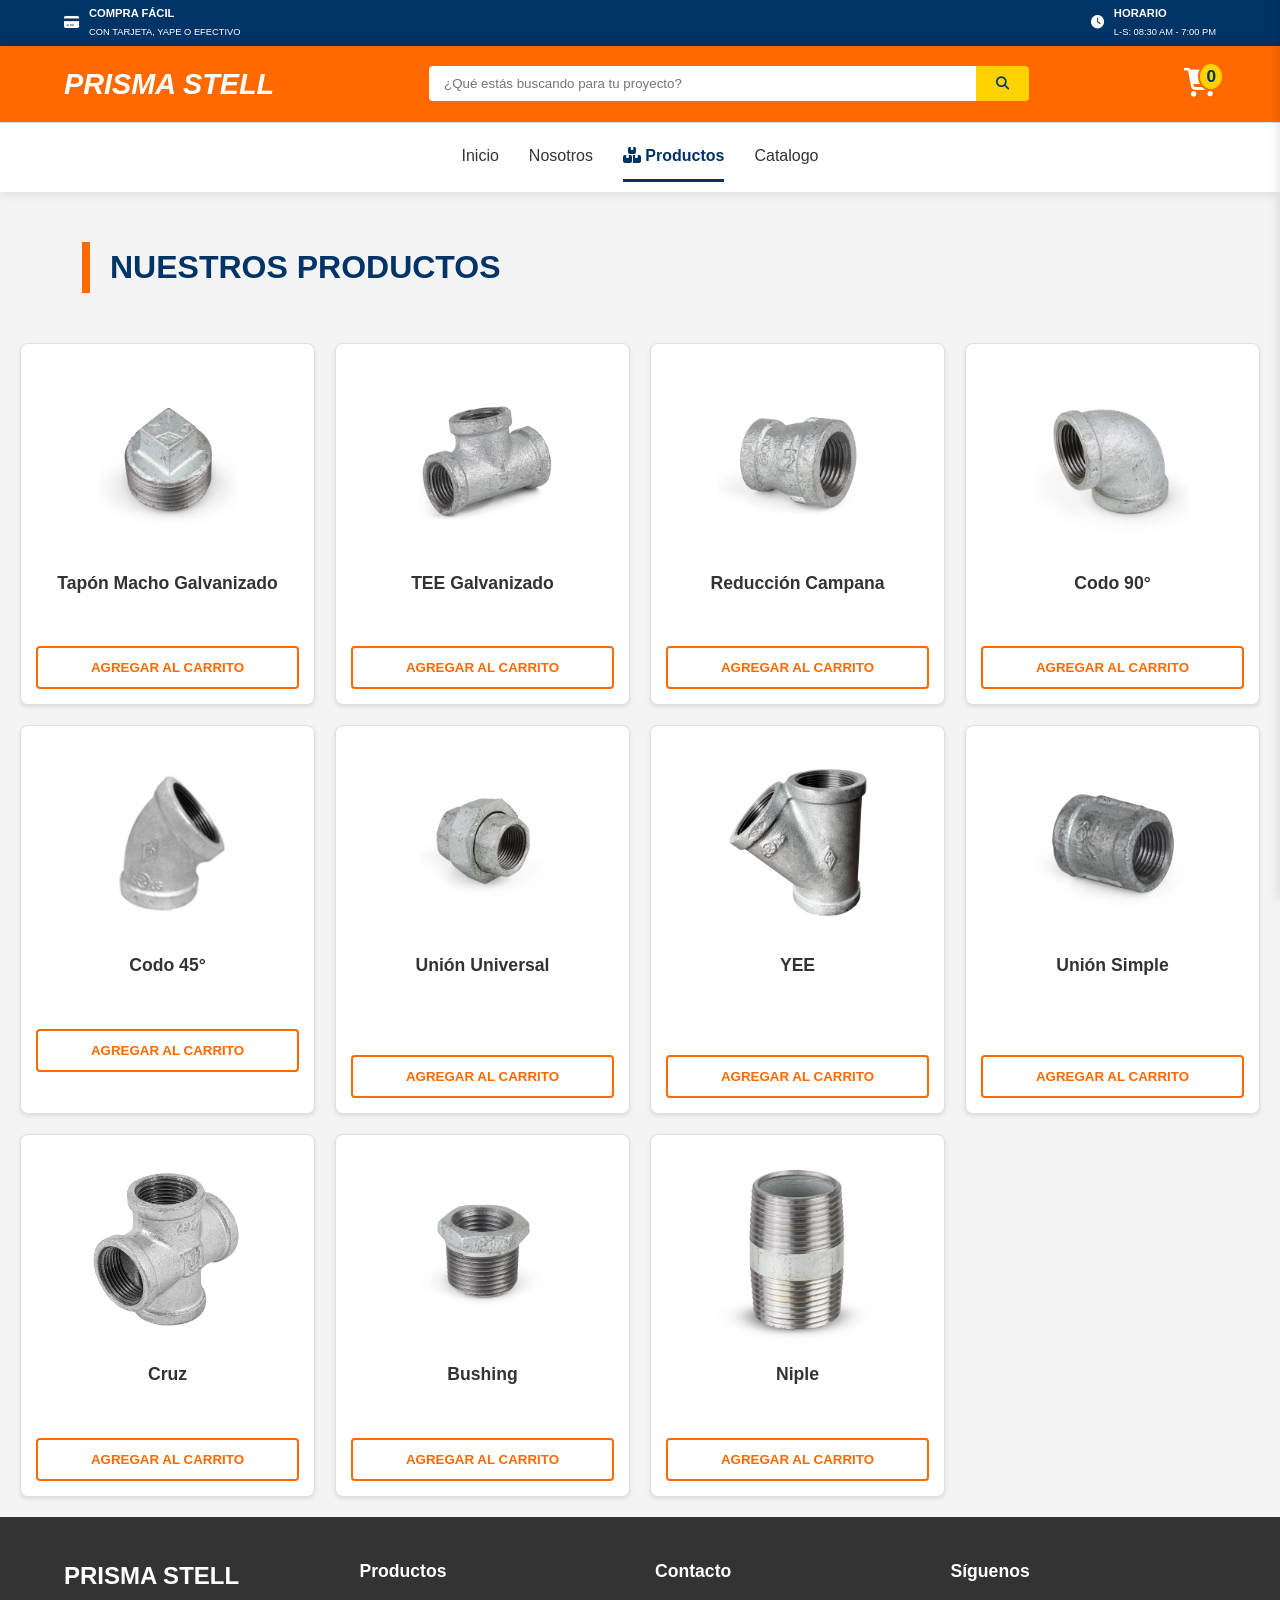
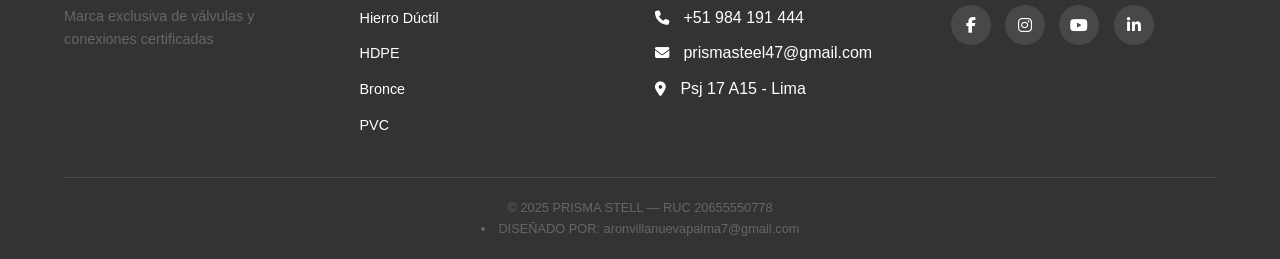
<file: extencion/conex_galvanizado.html>
<!DOCTYPE html>
<html lang="es">
<head>
  <meta charset="UTF-8" />
  <meta name="description" content="PRISMA STELL — Catálogo corporativo de válvulas, conexiones y accesorios hidráulicos." />
  <meta name="viewport" content="width=device-width, initial-scale=1.0" />
  <title>PRISMA STELL</title>
  <link rel="stylesheet" href="style.css" />
  <link rel="stylesheet" href="https://cdnjs.cloudflare.com/ajax/libs/font-awesome/6.4.2/css/all.min.css" integrity="sha512-z3gLpd7yknf1YoNbCzqRKc4qyor8gaKU1qmn+CShxbuBusANI9QpRohGBreCFkKxLhei6S9k5Vv9XgQ0z/V0Bw==" crossorigin="anonymous" referrerpolicy="no-referrer" />
  <link rel="stylesheet" href="https://cdnjs.cloudflare.com/ajax/libs/font-awesome/6.5.0/css/all.min.css" />
</head>
<body>

<div class="top-bar">
    <div class="top-item">
        <i class="fas fa-credit-card"></i>
        <div>
            <strong>COMPRA FÁCIL</strong>
            <small>CON TARJETA, YAPE O EFECTIVO</small>
        </div>
    </div>
    
    <div class="top-item">
        <i class="fas fa-clock"></i>
        <div>
            <strong>HORARIO</strong>
            <small>L-S: 08:30 AM - 7:00 PM</small>
        </div>
    </div>
</div>

<header class="navbar">
    <div class="contenedor-navbar">
      <div class="logo">
        <a href="../index.html">
          <span class="logo-text">PRISMA STELL</span>
        </a>
      </div>

            <div class="buscador-central">
                <input type="text" id="inputBuscador" placeholder="¿Qué estás buscando para tu proyecto?">
                <button class="btn-buscar">
                    <i class="fas fa-search"></i>
                </button>
            </div>

      <div class="acciones-barra">
        <button class="btn-carrito" id="btnCarrito" aria-label="Abrir Carrito de Cotización">
          <i class="fas fa-shopping-cart"></i>
          <span class="badge" id="carritoBadge">0</span>
        </button>
      </div>
    </div>

    <nav class="nav-principal">
      <ul class="menu-rediseñado">
      <li><a href="../index.html" >Inicio</a></li>
        <li><a href="../historia/nosotros.html">Nosotros</a></li>
        <li class="dropdown">
          <a href="#" class="active"><i class="fas fa-boxes"></i> Productos</a>
          <ul class="submenu">
            <li><a href="../extencion/Valvulas_Accesorios_hidraulica.html">Válvulas y Accesorios Hidráulicos</a></li>
            <li><a href="../extencion/tuberia_PVC.html">Accesorios de Tubería y PVC</a></li>
            <li><a href="../extencion/herr_complementos.html">Herramientas y Complemento</a></li>
            <li class="dropdown-sub">
              <a href="#">Conexiones <i class="fas fa-chevron-right"></i></a>
              <ul class="submenu-right">
                <li><a href="../extencion/conex_galvanizado.html">Conexiones Galvanizadas</a></li>
                <li><a href="../extencion/conex_PVC.html">Conexiones de PVC</a></li>
                <li><a href="../extencion/conex_bronce.html">Conexiones de Bronce</a></li>
                <li><a href="../extencion/conexion_hdpe.html">Conexiones HDPE</a></li>
              </ul>
            </li>
            <li><a href="../extencion/uniones.html">Uniones</a></li>
            <li><a href="../extencion/bridas.html">Bridas</a></li>
            <li><a href="../extencion/marco_tapa.html">Marcos y Tapas</a></li>
            <li><a href="../extencion/caneria.html">Cañeria</a></li>
            <li><a href="../extencion/catalogo.html">Catalogo</a></li>
          </ul>
        </li>
        <li><a href="../extencion/catalogo.html">Catalogo</a></li>
      </ul>
    </nav>
  </header>
  
<section class="catalogo">
    <h2 class="titulo-main" >Nuestros Productos</h2>
    <div class="productos-grid">
        
<div class="producto"> 
    <img src="../imagenes/actualizado/Tapon macho.webp" alt="Tapón Macho">
    <h3>Tapón Macho Galvanizado</h3>
    <div class="acciones">
        <button class="btn-agregar">Agregar al Carrito</button>
    </div>
</div>

<div class="producto">
    <img src="../imagenes/actualizado/Tee galvanizado.jpg" alt="TEE">
    <h3>TEE Galvanizado</h3>
    <div class="acciones">
        <button class="btn-agregar">Agregar al Carrito</button>
    </div>
</div>

<div class="producto">
    <img src="../imagenes/actualizado/Reduccion campana galvanizada.jpg" alt="Reducción Campana">
    <h3>Reducción Campana</h3>
    <div class="acciones">
        <button class="btn-agregar">Agregar al Carrito</button>
    </div>
</div>

<div class="producto">
    <img src="../imagenes/actualizado/Codo galvanizado.jpg" alt="Codo 90°">
    <h3>Codo 90°</h3>
    <div class="acciones">
        <button class="btn-agregar">Agregar al Carrito</button>
    </div>
</div>

<div class="producto">
    <img src="../imagenes/actualizado/Codo galvanizado 45º.jpg" alt="Codo 45°">
    <h3>Codo 45°</h3>
    <div class="acciones">
        <button class="btn-agregar">Agregar al Carrito</button>
    </div>      
</div>

<div class="producto">
    <img src="../imagenes/actualizado/Union universal galvanizada.jpg" alt="Unión Universal">
    <h3>Unión Universal</h3>
    <div class="acciones">
        <button class="btn-agregar">Agregar al Carrito</button>
    </div>
</div>

<div class="producto">
    <img src="../imagenes/actualizado/Yee-galvanizado.jpg" alt="YEE">
    <h3>YEE</h3>
    <div class="acciones">
        <button class="btn-agregar">Agregar al Carrito</button>
    </div>
</div>

<div class="producto">
    <img src="../imagenes/actualizado/Union simple galvanizado.jpg" alt="Unión Simple">
    <h3>Unión Simple</h3>
    <div class="acciones">
        <button class="btn-agregar">Agregar al Carrito</button>
    </div>
</div>

<div class="producto">
    <img src="../imagenes/actualizado/Cruz galvanizado.jpg" alt="Cruz">
    <h3>Cruz</h3>
    <div class="acciones">
        <button class="btn-agregar">Agregar al Carrito</button>
    </div>
</div>

<div class="producto">
    <img src="../imagenes/actualizado/Bushing galvanizado.jpg" alt="Bushing">
    <h3>Bushing</h3>
    <div class="acciones">
        <button class="btn-agregar">Agregar al Carrito</button>
    </div>
</div>

<div class="producto">
    <img src="../imagenes/actualizado/Niple galvanizado.jpg" alt="Niple">
    <h3>Niple</h3>
    <div class="acciones">
        <button class="btn-agregar">Agregar al Carrito</button>
    </div>
</div>

</section>

<footer class="footer">
  <div class="footer-container">
    <div class="footer-col">
      <h3 class="logo-footer">PRISMA STELL</h3>
      <p class="slogan-footer">Marca exclusiva de válvulas y conexiones certificadas</p>
    </div>
    <div class="footer-col">
      <h4>Productos</h4>
      <ul>
        <li><a href="#">Hierro Dúctil</a></li>
        <li><a href="#">HDPE</a></li>
        <li><a href="#">Bronce</a></li>
        <li><a href="#">PVC</a></li>
      </ul>
    </div>
    <div class="footer-col">
      <h4>Contacto</h4>
      <ul>
        <li><i class="fas fa-phone"></i> +51 984 191 444</li>
        <li><i class="fas fa-envelope"></i> prismasteel47@gmail.com</li>
        <li><i class="fas fa-map-marker-alt"></i> Psj 17 A15 - Lima</li>
      </ul>
    </div>
    <div class="footer-col">
      <h4>Síguenos</h4>
      <div class="footer-social">
        <a href="https://www.facebook.com/profile.php?id=100095222694233&locale=es_LA"><i class="fab fa-facebook-f"></i></a>
        <a href="https://www.facebook.com/profile.php?id=100095596595639&locale=es_LA"><i class="fab fa-instagram"></i></a>
        <a href="https://www.facebook.com/profile.php?id=100095596595639&locale=es_LA"><i class="fab fa-youtube"></i></a>
        <a href="#"><i class="fab fa-linkedin-in"></i></a>
      </div>
    </div>
  </div>
  <div class="footer-bottom">
    © 2025 PRISMA STELL — RUC 20655550778  <li>DISEÑADO POR: aronvillanuevapalma7@gmail.com</li>
  </div>
</footer>
  <aside class="carrito-panel" id="carritoPanel">
    <div class="carrito-header">
      <h3>Tu Carrito de Cotización</h3>
      <button id="cerrarCarrito"><i class="fas fa-times"></i></button>
    </div>
    <div class="carrito-contenido" id="carritoContenido">
      <p class="carrito-vacio">Tu carrito está vacío.</p>
    </div>
    <div class="carrito-acciones">
      <button class="btn-secundario" id="vaciarCarrito" disabled>Vaciar Carrito</button>
      <button class="btn-whatsapp-panel" id="cotizarWhatsApp" disabled>
        <i class="fab fa-whatsapp"></i> Cotizar
      </button>
    </div>
  </aside>
  <div class="carrito-overlay" id="carritoOverlay" aria-hidden="true"></div>

  <script src="../script.js"></script>
</body>
</html>
</file>
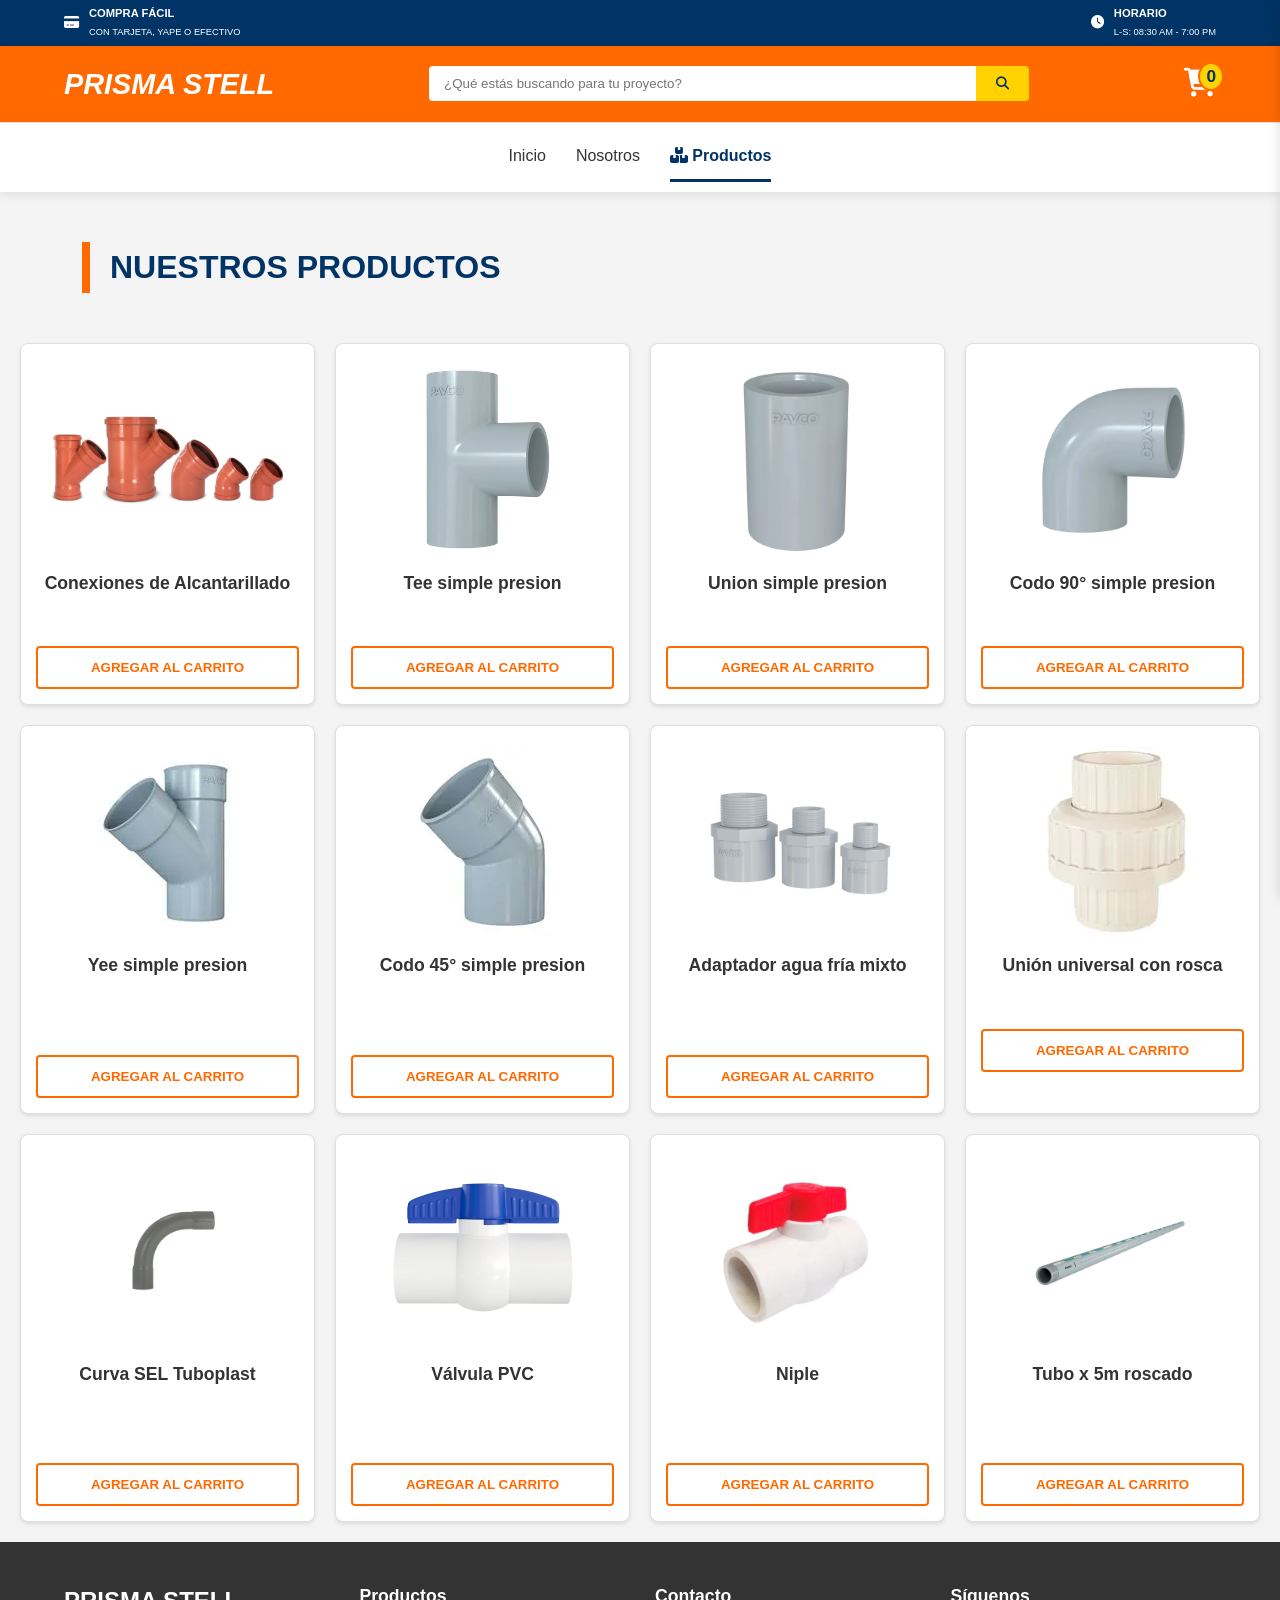
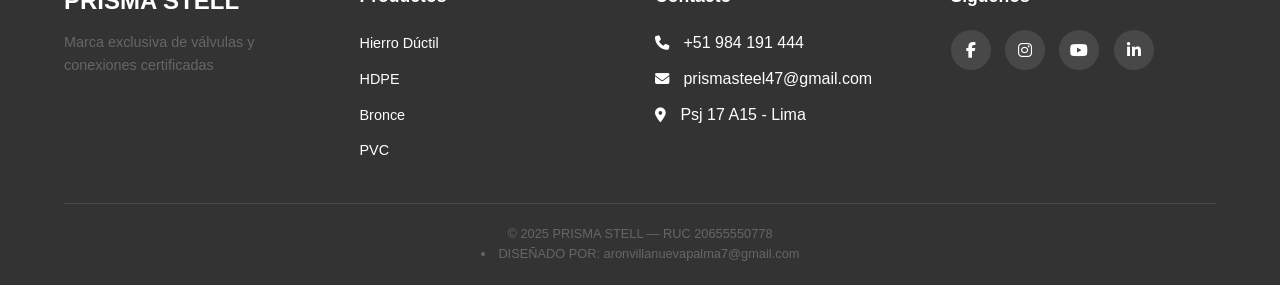
<file: extencion/conex_PVC.html>
<!DOCTYPE html>
<html lang="es">
<head>
  <meta charset="UTF-8" />
  <meta name="description" content="PRISMA STELL — Catálogo corporativo de válvulas, conexiones y accesorios hidráulicos." />
  <meta name="viewport" content="width=device-width, initial-scale=1.0" />
  <title>PRISMA STELL</title>
  <link rel="stylesheet" href="style.css" />
  <link rel="stylesheet" href="https://cdnjs.cloudflare.com/ajax/libs/font-awesome/6.4.2/css/all.min.css" integrity="sha512-z3gLpd7yknf1YoNbCzqRKc4qyor8gaKU1qmn+CShxbuBusANI9QpRohGBreCFkKxLhei6S9k5Vv9XgQ0z/V0Bw==" crossorigin="anonymous" referrerpolicy="no-referrer" />
  <link rel="stylesheet" href="https://cdnjs.cloudflare.com/ajax/libs/font-awesome/6.5.0/css/all.min.css" />
</head>
<body>

<div class="top-bar">
    <div class="top-item">
        <i class="fas fa-credit-card"></i>
        <div>
            <strong>COMPRA FÁCIL</strong>
            <small>CON TARJETA, YAPE O EFECTIVO</small>
        </div>
    </div>
    
    <div class="top-item">
        <i class="fas fa-clock"></i>
        <div>
            <strong>HORARIO</strong>
            <small>L-S: 08:30 AM - 7:00 PM</small>
        </div>
    </div>
</div>

<header class="navbar">
    <div class="contenedor-navbar">
      <div class="logo">
        <a href="../index.html">
          <span class="logo-text">PRISMA STELL</span>
        </a>
      </div>

            <div class="buscador-central">
                <input type="text" id="inputBuscador" placeholder="¿Qué estás buscando para tu proyecto?">
                <button class="btn-buscar">
                    <i class="fas fa-search"></i>
                </button>
            </div>

      <div class="acciones-barra">
        <button class="btn-carrito" id="btnCarrito" aria-label="Abrir Carrito de Cotización">
          <i class="fas fa-shopping-cart"></i>
          <span class="badge" id="carritoBadge">0</span>
        </button>
      </div>
    </div>

    <nav class="nav-principal">
      <ul class="menu-rediseñado">
      <li><a href="../index.html">Inicio</a></li>
        <li><a href="../historia/nosotros.html">Nosotros</a></li>
        <li class="dropdown">
          <a href="#" class="active"><i class="fas fa-boxes"></i> Productos</a>
          <ul class="submenu">
            <li><a href="../extencion/Valvulas_Accesorios_hidraulica.html">Válvulas y Accesorios Hidráulicos</a></li>
            <li><a href="../extencion/tuberia_PVC.html">Accesorios de Tubería y PVC</a></li>
            <li><a href="../extencion/herr_complementos.html">Herramientas y Complemento</a></li>
            <li class="dropdown-sub">
              <a href="#">Conexiones <i class="fas fa-chevron-right"></i></a>
              <ul class="submenu-right">
                <li><a href="../extencion/conex_galvanizado.html">Conexiones Galvanizadas</a></li>
                <li><a href="../extencion/conex_PVC.html">Conexiones de PVC</a></li>
                <li><a href="../extencion/conex_bronce.html">Conexiones de Bronce</a></li>
                <li><a href="../extencion/conexion_hdpe.html">Conexiones HDPE</a></li>
              </ul>
            </li>
            <li><a href="../extencion/uniones.html">Uniones</a></li>
            <li><a href="../extencion/bridas.html">Bridas</a></li>
            <li><a href="../extencion/marco_tapa.html">Marcos y Tapas</a></li>
            <li><a href="../extencion/caneria.html">Cañeria</a></li>
            <li><a href="../extencion/catalogo.html">Catalogo</a></li>
          </ul>
        </li>
      </ul>
    </nav>
  </header>
  
<section class="catalogo">
    <h2 class="titulo-main" >Nuestros Productos</h2>
    <div class="productos-grid">
       

<div class="producto"> 
        <img src="../imagenes/actualizado/Conexiones_alcantarillado_PVC.jpg" alt="Alcantarillado">
        <h3>Conexiones de Alcantarillado</h3>
        <div class="acciones">
            <button class="btn-agregar">Agregar al Carrito</button>
        </div>
    </div>
    
    <div class="producto">
        <img src="../imagenes/actualizado/tee_PVC.jpg" alt="TEE">
        <h3>Tee simple presion</h3>
        <div class="acciones">
            <button class="btn-agregar">Agregar al Carrito</button>
        </div>
    </div>

    <div class="producto">
        <img src="../imagenes/actualizado/union_simple1_presion.jpg" alt="Union">
        <h3>Union simple presion</h3>
        <div class="acciones">
            <button class="btn-agregar">Agregar al Carrito</button>
        </div>
    </div>

    <div class="producto">
        <img src="../imagenes/actualizado/Codo_PVC.jpg" alt="Codo 90°">
        <h3>Codo 90° simple presion</h3>
        <div class="acciones">
            <button class="btn-agregar">Agregar al Carrito</button>
        </div>
    </div>

    <div class="producto">
        <img src="../imagenes/actualizado/Yee_PVC.jpg" alt="Yee">
        <h3>Yee simple presion</h3>
        <div class="acciones">
            <button class="btn-agregar">Agregar al Carrito</button>
        </div>
    </div>

    <div class="producto">
        <img src="../imagenes/actualizado/Codo45_PVC.jpg" alt="Codo 45°">
        <h3>Codo 45° simple presion</h3>
        <div class="acciones">
            <button class="btn-agregar">Agregar al Carrito</button>
        </div>
    </div>

    <div class="producto">
        <img src="../imagenes/actualizado/Adaptador_PVC.jpg" alt="Adaptador PVC">
        <h3>Adaptador agua fría mixto</h3>
        <div class="acciones">
            <button class="btn-agregar">Agregar al Carrito</button>
        </div>
    </div>

    <div class="producto">
        <img src="../imagenes/actualizado/Union_blanco_PVC.jpg" alt="Union universal">
        <h3>Unión universal con rosca</h3>
        <div class="acciones">
            <button class="btn-agregar">Agregar al Carrito</button>
        </div>    
    </div>

    <div class="producto">
        <img src="../imagenes/actualizado/Curva_SEL_Tuboplast_PVC.jpg" alt="Curva SEL Tuboplast">
        <h3>Curva SEL Tuboplast</h3>
        <div class="acciones">
            <button class="btn-agregar">Agregar al Carrito</button>
        </div>
    </div>

    <div class="producto">
        <img src="../imagenes/actualizado/Valvula_PVC1.jpg" alt="Valvula PVC azul">
        <h3>Válvula PVC</h3> 
        <div class="acciones">
            <button class="btn-agregar">Agregar al Carrito</button>
        </div>
    </div>

    <div class="producto">
        <img src="../imagenes/actualizado/Valvula_roja.jpg" alt="Valvula roja">
        <h3>Niple</h3>        
        <div class="acciones">
            <button class="btn-agregar">Agregar al Carrito</button>
        </div>
    </div>

    <div class="producto">
        <img src="../imagenes/actualizado/tubo_rosca_PVC.jpg" alt="tubo con rosca">
        <h3>Tubo x 5m roscado</h3>
        <div class="acciones">
            <button class="btn-agregar">Agregar al Carrito</button>
        </div>
    </div> 
</section>

<footer class="footer">
  <div class="footer-container">
    <div class="footer-col">
      <h3 class="logo-footer">PRISMA STELL</h3>
      <p class="slogan-footer">Marca exclusiva de válvulas y conexiones certificadas</p>
    </div>
    <div class="footer-col">
      <h4>Productos</h4>
      <ul>
        <li><a href="#">Hierro Dúctil</a></li>
        <li><a href="#">HDPE</a></li>
        <li><a href="#">Bronce</a></li>
        <li><a href="#">PVC</a></li>
      </ul>
    </div>
    <div class="footer-col">
      <h4>Contacto</h4>
      <ul>
        <li><i class="fas fa-phone"></i> +51 984 191 444</li>
        <li><i class="fas fa-envelope"></i> prismasteel47@gmail.com</li>
        <li><i class="fas fa-map-marker-alt"></i> Psj 17 A15 - Lima</li>
      </ul>
    </div>
    <div class="footer-col">
      <h4>Síguenos</h4>
      <div class="footer-social">
        <a href="https://www.facebook.com/profile.php?id=100095222694233&locale=es_LA"><i class="fab fa-facebook-f"></i></a>
        <a href="https://www.facebook.com/profile.php?id=100095596595639&locale=es_LA"><i class="fab fa-instagram"></i></a>
        <a href="https://www.facebook.com/profile.php?id=100095596595639&locale=es_LA"><i class="fab fa-youtube"></i></a>
        <a href="#"><i class="fab fa-linkedin-in"></i></a>
      </div>
    </div>
  </div>
  <div class="footer-bottom">
    © 2025 PRISMA STELL — RUC 20655550778  <li>DISEÑADO POR: aronvillanuevapalma7@gmail.com</li>
  </div>
</footer>
  <aside class="carrito-panel" id="carritoPanel">
    <div class="carrito-header">
      <h3>Tu Carrito de Cotización</h3>
      <button id="cerrarCarrito"><i class="fas fa-times"></i></button>
    </div>
    <div class="carrito-contenido" id="carritoContenido">
      <p class="carrito-vacio">Tu carrito está vacío.</p>
    </div>
    <div class="carrito-acciones">
      <button class="btn-secundario" id="vaciarCarrito" disabled>Vaciar Carrito</button>
      <button class="btn-whatsapp-panel" id="cotizarWhatsApp" disabled>
        <i class="fab fa-whatsapp"></i> Cotizar
      </button>
    </div>
  </aside>
  <div class="carrito-overlay" id="carritoOverlay" aria-hidden="true"></div>

  <script src="../script.js"></script>
</body>
</html>
</file>
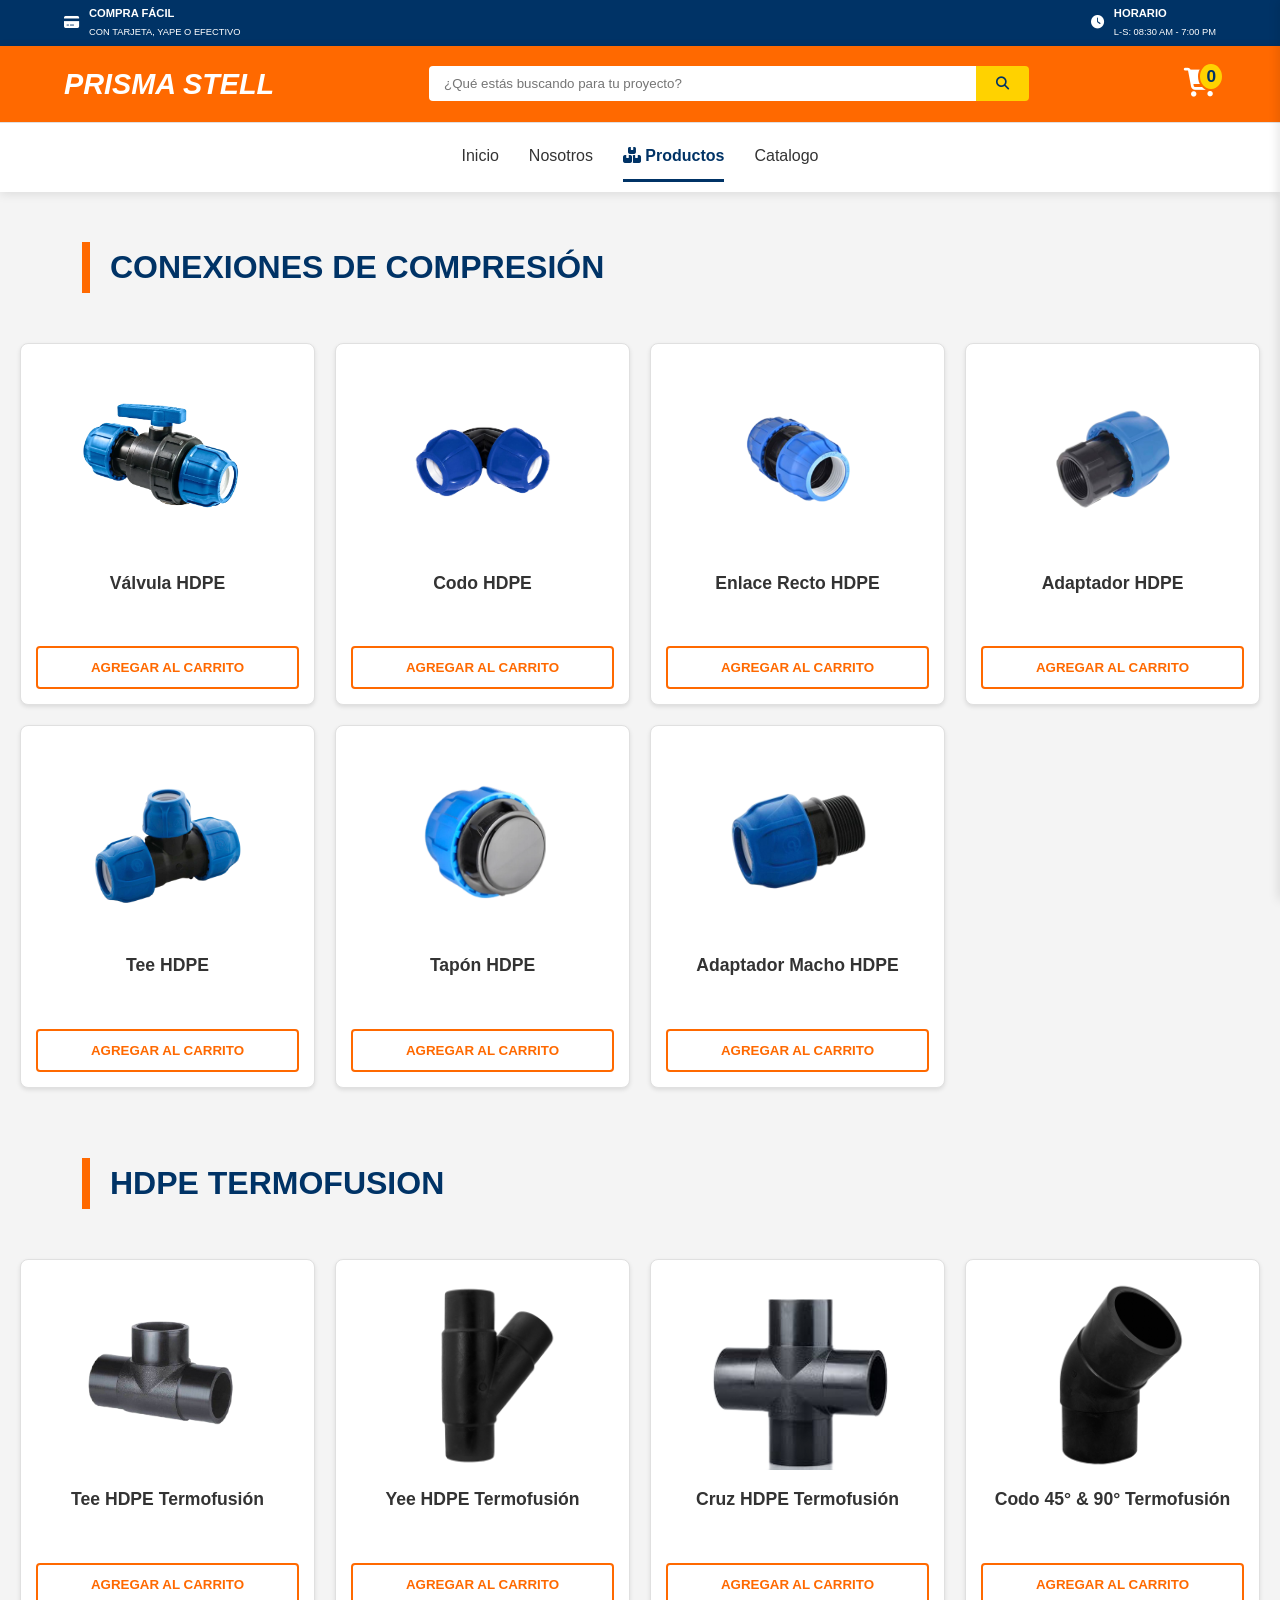
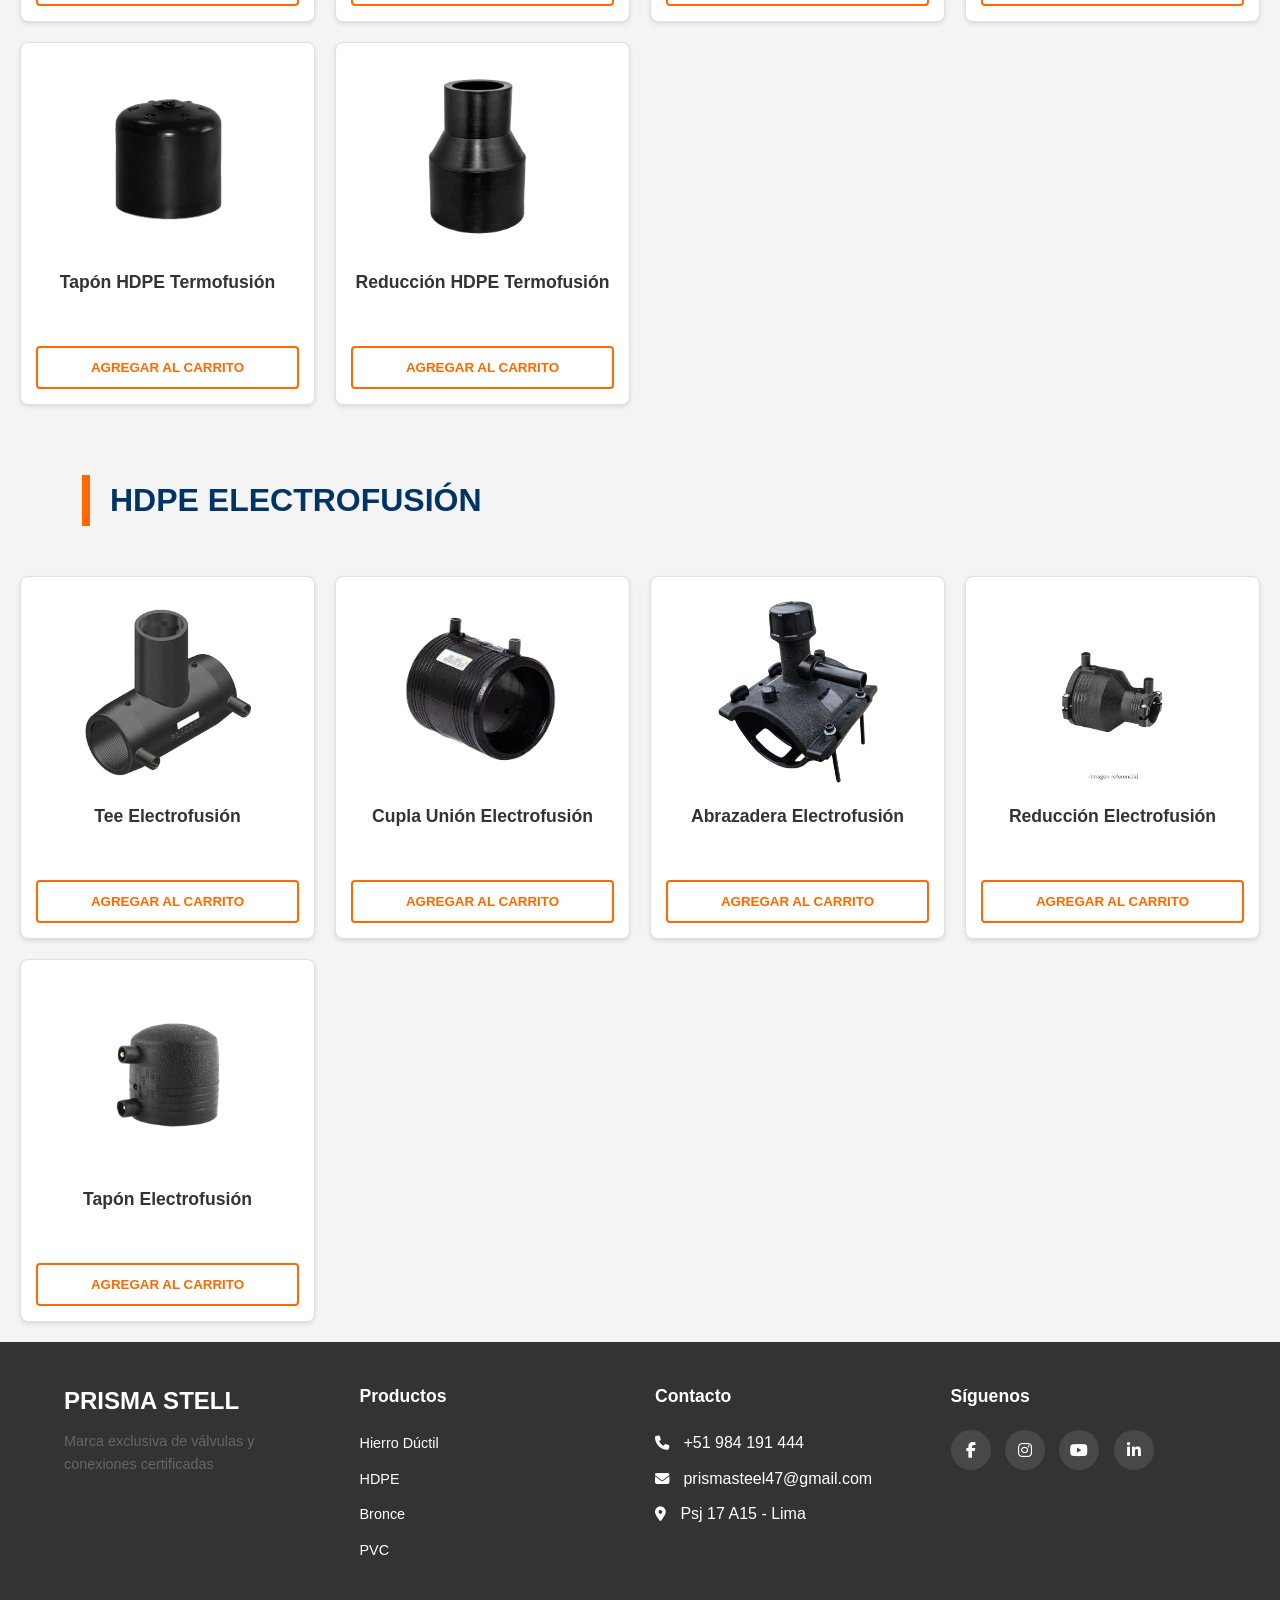
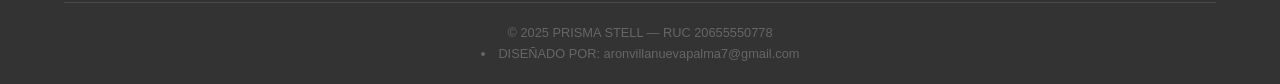
<file: extencion/conexion_hdpe.html>
<!DOCTYPE html>
<html lang="es">
<head>
  <meta charset="UTF-8" />
  <meta name="description" content="PRISMA STELL — Catálogo corporativo de válvulas, conexiones y accesorios hidráulicos." />
  <meta name="viewport" content="width=device-width, initial-scale=1.0" />
  <title>PRISMA STELL</title>
  <link rel="stylesheet" href="style.css" />
  <link rel="stylesheet" href="https://cdnjs.cloudflare.com/ajax/libs/font-awesome/6.4.2/css/all.min.css" integrity="sha512-z3gLpd7yknf1YoNbCzqRKc4qyor8gaKU1qmn+CShxbuBusANI9QpRohGBreCFkKxLhei6S9k5Vv9XgQ0z/V0Bw==" crossorigin="anonymous" referrerpolicy="no-referrer" />
  <link rel="stylesheet" href="https://cdnjs.cloudflare.com/ajax/libs/font-awesome/6.5.0/css/all.min.css" />
</head>
<body>

<div class="top-bar">
    <div class="top-item">
        <i class="fas fa-credit-card"></i>
        <div>
            <strong>COMPRA FÁCIL</strong>
            <small>CON TARJETA, YAPE O EFECTIVO</small>
        </div>
    </div>
    
    <div class="top-item">
        <i class="fas fa-clock"></i>
        <div>
            <strong>HORARIO</strong>
            <small>L-S: 08:30 AM - 7:00 PM</small>
        </div>
    </div>
</div>

<header class="navbar">
    <div class="contenedor-navbar">
      <div class="logo">
        <a href="../index.html">
          <span class="logo-text">PRISMA STELL</span>
        </a>
      </div>

            <div class="buscador-central">
                <input type="text" id="inputBuscador" placeholder="¿Qué estás buscando para tu proyecto?">
                <button class="btn-buscar">
                    <i class="fas fa-search"></i>
                </button>
            </div>

      <div class="acciones-barra">
        <button class="btn-carrito" id="btnCarrito" aria-label="Abrir Carrito de Cotización">
          <i class="fas fa-shopping-cart"></i>
          <span class="badge" id="carritoBadge">0</span>
        </button>
      </div>
    </div>

    <nav class="nav-principal">
      <ul class="menu-rediseñado">
      <li><a href="../index.html">Inicio</a></li>
        <li><a href="../historia/nosotros.html">Nosotros</a></li>
        <li class="dropdown">
          <a href="#" class="active"><i class="fas fa-boxes"></i> Productos</a>
          <ul class="submenu">
            <li><a href="../extencion/Valvulas_Accesorios_hidraulica.html">Válvulas y Accesorios Hidráulicos</a></li>
            <li><a href="../extencion/tuberia_PVC.html">Accesorios de Tubería y PVC</a></li>
            <li><a href="../extencion/herr_complementos.html">Herramientas y Complemento</a></li>
            <li class="dropdown-sub">
              <a href="#">Conexiones <i class="fas fa-chevron-right"></i></a>
              <ul class="submenu-right">
                <li><a href="../extencion/conex_galvanizado.html">Conexiones Galvanizadas</a></li>
                <li><a href="../extencion/conex_PVC.html">Conexiones de PVC</a></li>
                <li><a href="../extencion/conex_bronce.html">Conexiones de Bronce</a></li>
                <li><a href="../extencion/conexion_hdpe.html">Conexiones HDPE</a></li>
              </ul>
            </li>
            <li><a href="../extencion/uniones.html">Uniones</a></li>
            <li><a href="../extencion/bridas.html">Bridas</a></li>
            <li><a href="../extencion/marco_tapa.html">Marcos y Tapas</a></li>
            <li><a href="../extencion/caneria.html">Cañeria</a></li>
            <li><a href="../extencion/catalogo.html">Catalogo</a></li>
          </ul>
        </li>
        <li><a href="../extencion/catalogo.html">Catalogo</a></li>
      </ul>
    </nav>
  </header>

<section class="catalogo">
    <h2 class="titulo-main">Conexiones de Compresión</h2>
    <div class="productos-grid">
        <div class="producto">
            <img src="../imagenes/actualizado/Valvula_hdpe.png" alt="Valvula HDPE">
            <h3>Válvula HDPE</h3>
            <div class="acciones"><button class="btn-agregar">Agregar al Carrito</button></div>
        </div>
        <div class="producto">
            <img src="../imagenes/actualizado/codo_hdpe.png" alt="Codo HDPE">
            <h3>Codo HDPE</h3>
            <div class="acciones"><button class="btn-agregar">Agregar al Carrito</button></div>
        </div>
        
        <div class="producto">
            <img src="../imagenes/actualizado/Enlace_Recto_HDPE.jpg" alt="Enlace Recto HDPE">
            <h3>Enlace Recto HDPE</h3>
            <div class="acciones"><button class="btn-agregar">Agregar al Carrito</button></div>
        </div>

        <div class="producto">
            <img src="../imagenes/actualizado/Adaptador_HDPE.png" alt="Adaptador HDPE">
            <h3>Adaptador HDPE</h3>
            <div class="acciones"><button class="btn-agregar">Agregar al Carrito</button></div>
        </div>
        <div class="producto">
            <img src="../imagenes/actualizado/tee_HDPE.png" alt="Tee HDPE">
            <h3>Tee HDPE</h3>
            <div class="acciones"><button class="btn-agregar">Agregar al Carrito</button></div>
        </div>
        <div class="producto">
            <img src="../imagenes/actualizado/Tapon_HDPE.png" alt="Tapón HDPE">
            <h3>Tapón HDPE</h3>
            <div class="acciones"><button class="btn-agregar">Agregar al Carrito</button></div>
        </div>
        <div class="producto">
            <img src="../imagenes/actualizado/Adaptador_macho_hdpe.png" alt="Adaptador Macho HDPE">
            <h3>Adaptador Macho HDPE</h3>
            <div class="acciones"><button class="btn-agregar">Agregar al Carrito</button></div>
        </div>
    </div>


   <h2 class="titulo-main">HDPE Termofusion</h2>
    <div class="productos-grid">
        <div class="producto">
            <img src="../imagenes/actualizado/tee_hdpe_termofusion.png" alt="Tee HDPE Termofusion">
            <h3>Tee HDPE Termofusión</h3>
            <div class="acciones"><button class="btn-agregar">Agregar al Carrito</button></div>
        </div>
        <div class="producto">
            <img src="../imagenes/actualizado/yee_hdpe_termofusion.png" alt="Yee HDPE Termofusion">
            <h3>Yee HDPE Termofusión</h3>
            <div class="acciones"><button class="btn-agregar">Agregar al Carrito</button></div>
        </div>
        <div class="producto">
            <img src="../imagenes/actualizado/cruz_hdpe_termofusion.png" alt="Cruz HDPE Termofusion">
            <h3>Cruz HDPE Termofusión</h3>
            <div class="acciones"><button class="btn-agregar">Agregar al Carrito</button></div>
        </div>
        <div class="producto">
            <img src="../imagenes/actualizado/codo_45&90_hdpe_termofusion.png" alt="Codo 45 y 90 HDPE Termofusion">
            <h3>Codo 45° & 90° Termofusión</h3>
            <div class="acciones"><button class="btn-agregar">Agregar al Carrito</button></div>
        </div>
        <div class="producto">
            <img src="../imagenes/actualizado/tapon_hdpe_termofusion.png" alt="Tapon HDPE Termofusion">
            <h3>Tapón HDPE Termofusión</h3>
            <div class="acciones"><button class="btn-agregar">Agregar al Carrito</button></div>
        </div>
        <div class="producto">
            <img src="../imagenes/actualizado/reduccion_hdpe_termofusion.png" alt="Reduccion HDPE Termofusion">
            <h3>Reducción HDPE Termofusión</h3>
            <div class="acciones"><button class="btn-agregar">Agregar al Carrito</button></div>
        </div>
    </div>

    <h2 class="titulo-main">HDPE Electrofusión</h2>
    <div class="productos-grid">
        <div class="producto">
            <img src="../imagenes/actualizado/tee_electrofusion.png" alt="Tee Electrofusion">
            <h3>Tee Electrofusión</h3>
            <div class="acciones"><button class="btn-agregar">Agregar al Carrito</button></div>
        </div>
        <div class="producto">
            <img src="../imagenes/actualizado/cupla_union_electrofusion.png" alt="Cupla Union Electrofusion">
            <h3>Cupla Unión Electrofusión</h3>
            <div class="acciones"><button class="btn-agregar">Agregar al Carrito</button></div>
        </div>
        <div class="producto">
            <img src="../imagenes/actualizado/abrazadera_electrofusion.png" alt="Abrazadera Electrofusion">
            <h3>Abrazadera Electrofusión</h3>
            <div class="acciones"><button class="btn-agregar">Agregar al Carrito</button></div>
        </div>
        <div class="producto">
            <img src="../imagenes/actualizado/reduccion_electrofusion.png" alt="Reduccion Electrofusion">
            <h3>Reducción Electrofusión</h3>
            <div class="acciones"><button class="btn-agregar">Agregar al Carrito</button></div>
        </div>
        <div class="producto">
            <img src="../imagenes/actualizado/tapon_electrofusion.png" alt="Tapon Electrofusion">
            <h3>Tapón Electrofusión</h3>
            <div class="acciones"><button class="btn-agregar">Agregar al Carrito</button></div>
        </div>
    </div>
</section>



<footer class="footer">
  <div class="footer-container">
    <div class="footer-col">
      <h3 class="logo-footer">PRISMA STELL</h3>
      <p class="slogan-footer">Marca exclusiva de válvulas y conexiones certificadas</p>
    </div>
    <div class="footer-col">
      <h4>Productos</h4>
      <ul>
        <li><a href="#">Hierro Dúctil</a></li>
        <li><a href="#">HDPE</a></li>
        <li><a href="#">Bronce</a></li>
        <li><a href="#">PVC</a></li>
      </ul>
    </div>
    <div class="footer-col">
      <h4>Contacto</h4>
      <ul>
        <li><i class="fas fa-phone"></i> +51 984 191 444</li>
        <li><i class="fas fa-envelope"></i> prismasteel47@gmail.com</li>
        <li><i class="fas fa-map-marker-alt"></i> Psj 17 A15 - Lima</li>
      </ul>
    </div>
    <div class="footer-col">
      <h4>Síguenos</h4>
      <div class="footer-social">
        <a href="https://www.facebook.com/profile.php?id=100095222694233&locale=es_LA"><i class="fab fa-facebook-f"></i></a>
        <a href="https://www.facebook.com/profile.php?id=100095596595639&locale=es_LA"><i class="fab fa-instagram"></i></a>
        <a href="https://www.facebook.com/profile.php?id=100095596595639&locale=es_LA"><i class="fab fa-youtube"></i></a>
        <a href="#"><i class="fab fa-linkedin-in"></i></a>
      </div>
    </div>
  </div>
  <div class="footer-bottom">
    © 2025 PRISMA STELL — RUC 20655550778  <li>DISEÑADO POR: aronvillanuevapalma7@gmail.com</li>
  </div>
</footer>
  <aside class="carrito-panel" id="carritoPanel">
    <div class="carrito-header">
      <h3>Tu Carrito de Cotización</h3>
      <button id="cerrarCarrito"><i class="fas fa-times"></i></button>
    </div>
    <div class="carrito-contenido" id="carritoContenido">
      <p class="carrito-vacio">Tu carrito está vacío.</p>
    </div>
    <div class="carrito-acciones">
      <button class="btn-secundario" id="vaciarCarrito" disabled>Vaciar Carrito</button>
      <button class="btn-whatsapp-panel" id="cotizarWhatsApp" disabled>
        <i class="fab fa-whatsapp"></i> Cotizar
      </button>
    </div>
  </aside>
  <div class="carrito-overlay" id="carritoOverlay" aria-hidden="true"></div>

  <script src="../script.js"></script>
</body>
</html>
</file>
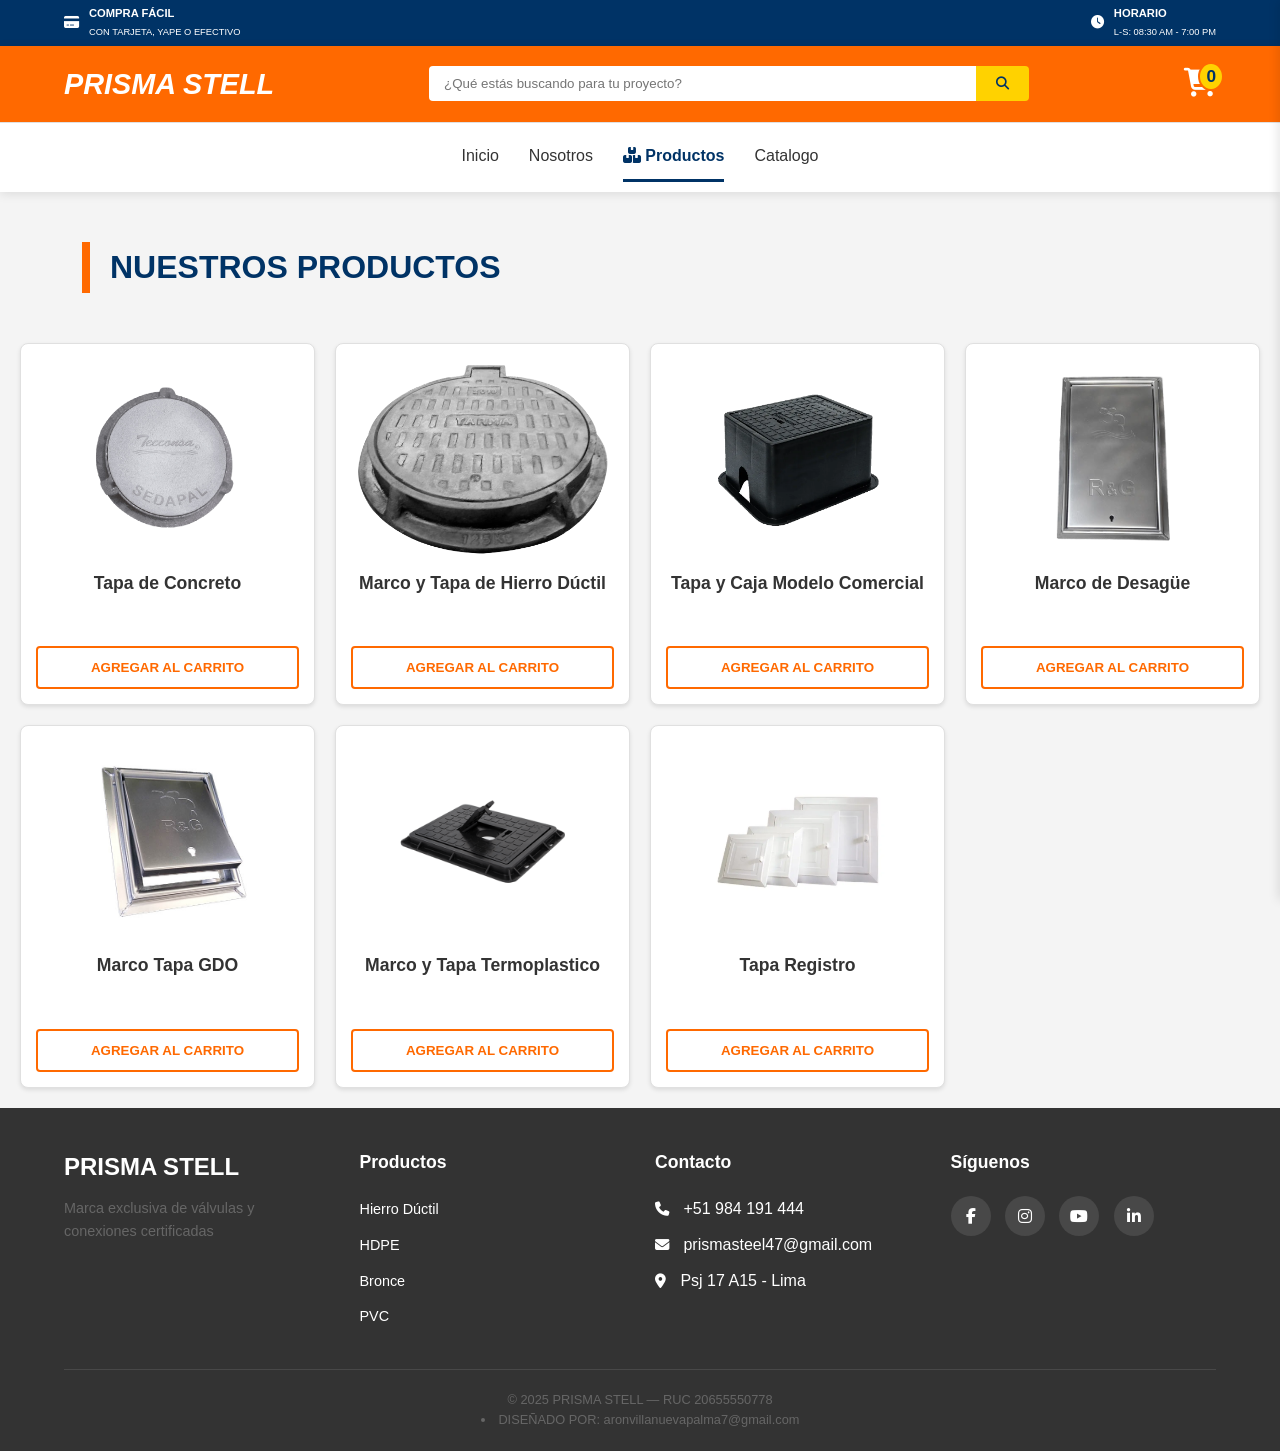
<file: extencion/marco_tapa.html>
<!DOCTYPE html>
<html lang="es">
<head>
  <meta charset="UTF-8" />
  <meta name="description" content="PRISMA STELL — Catálogo corporativo de válvulas, conexiones y accesorios hidráulicos." />
  <meta name="viewport" content="width=device-width, initial-scale=1.0" />
  <title>PRISMA STELL</title>
  <link rel="stylesheet" href="style.css" />
  <link rel="stylesheet" href="https://cdnjs.cloudflare.com/ajax/libs/font-awesome/6.4.2/css/all.min.css" integrity="sha512-z3gLpd7yknf1YoNbCzqRKc4qyor8gaKU1qmn+CShxbuBusANI9QpRohGBreCFkKxLhei6S9k5Vv9XgQ0z/V0Bw==" crossorigin="anonymous" referrerpolicy="no-referrer" />
  <link rel="stylesheet" href="https://cdnjs.cloudflare.com/ajax/libs/font-awesome/6.5.0/css/all.min.css" />
</head>
<body>

<div class="top-bar">
    <div class="top-item">
        <i class="fas fa-credit-card"></i>
        <div>
            <strong>COMPRA FÁCIL</strong>
            <small>CON TARJETA, YAPE O EFECTIVO</small>
        </div>
    </div>
    
    <div class="top-item">
        <i class="fas fa-clock"></i>
        <div>
            <strong>HORARIO</strong>
            <small>L-S: 08:30 AM - 7:00 PM</small>
        </div>
    </div>
</div>

<header class="navbar">
    <div class="contenedor-navbar">
      <div class="logo">
        <a href="../index.html">
          <span class="logo-text">PRISMA STELL</span>
        </a>
      </div>

            <div class="buscador-central">
                <input type="text" id="inputBuscador" placeholder="¿Qué estás buscando para tu proyecto?">
                <button class="btn-buscar">
                    <i class="fas fa-search"></i>
                </button>
            </div>

      <div class="acciones-barra">
        <button class="btn-carrito" id="btnCarrito" aria-label="Abrir Carrito de Cotización">
          <i class="fas fa-shopping-cart"></i>
          <span class="badge" id="carritoBadge">0</span>
        </button>
      </div>
    </div>

    <nav class="nav-principal">
      <ul class="menu-rediseñado">
      <li><a href="../index.html">Inicio</a></li>
        <li><a href="../historia/nosotros.html">Nosotros</a></li>
        <li class="dropdown">
          <a href="#" class="active"><i class="fas fa-boxes"></i> Productos</a>
          <ul class="submenu">
            <li><a href="../extencion/Valvulas_Accesorios_hidraulica.html">Válvulas y Accesorios Hidráulicos</a></li>
            <li><a href="../extencion/tuberia_PVC.html">Accesorios de Tubería y PVC</a></li>
            <li><a href="../extencion/herr_complementos.html">Herramientas y Complemento</a></li>
            <li class="dropdown-sub">
              <a href="#">Conexiones <i class="fas fa-chevron-right"></i></a>
              <ul class="submenu-right">
                <li><a href="../extencion/conex_galvanizado.html">Conexiones Galvanizadas</a></li>
                <li><a href="../extencion/conex_PVC.html">Conexiones de PVC</a></li>
                <li><a href="../extencion/conex_bronce.html">Conexiones de Bronce</a></li>
                <li><a href="../extencion/conexion_hdpe.html">Conexiones HDPE</a></li>
              </ul>
            </li>
            <li><a href="../extencion/uniones.html">Uniones</a></li>
            <li><a href="../extencion/bridas.html">Bridas</a></li>
            <li><a href="../extencion/marco_tapa.html">Marcos y Tapas</a></li>
            <li><a href="../extencion/caneria.html">Cañeria</a></li>
            <li><a href="../extencion/catalogo.html">Catalogo</a></li>
          </ul>
        </li>
        <li><a href="../extencion/catalogo.html">Catalogo</a></li>
      </ul>
    </nav>
  </header>
<section class="catalogo">
    <h2 class="titulo-main">Nuestros Productos</h2>

    <div class="productos-grid">
        <div class="producto">
            <img src="../imagenes/actualizado/tapa_concreto.png" alt="tapa concreto">
            <h3>Tapa de Concreto</h3>
            <div class="acciones"><button class="btn-agregar">Agregar al Carrito</button></div>
        </div>

        <div class="producto">
            <img src="../imagenes/actualizado/marco_tapa_hierro_ductil.png" alt="marco de Hierro">
            <h3>Marco y Tapa de Hierro Dúctil</h3>
            <div class="acciones"><button class="btn-agregar">Agregar al Carrito</button></div>
        </div>
        
        <div class="producto">
            <img src="../imagenes/actualizado/Tapa_y_caja_modelo_comercial.png" alt="tapa y caja de modelo comercial">
            <h3>Tapa y Caja Modelo Comercial</h3>
            <div class="acciones"><button class="btn-agregar">Agregar al Carrito</button></div>
        </div>

        <div class="producto">
            <img src="../imagenes/actualizado/Marco_desague.png" alt="Marco de desague ">
            <h3>Marco de Desagüe</h3>
            <div class="acciones"><button class="btn-agregar">Agregar al Carrito</button></div>
        </div>

        <div class="producto">
            <img src="../imagenes/actualizado/Marco_tapa_GDO.jpg" alt="Marco tapa GDO">
            <h3>Marco Tapa GDO</h3>
            <div class="acciones"><button class="btn-agregar">Agregar al Carrito</button></div>
        </div>

        <div class="producto">
            <img src="../imagenes/actualizado/Marco_tapa.png" alt="Marco tapa">
            <h3>Marco y Tapa Termoplastico</h3>
            <div class="acciones"><button class="btn-agregar">Agregar al Carrito</button></div>
        </div>

        <div class="producto">
            <img src="../imagenes/actualizado/Tapa_registro.jpg" alt="Tapa registro">
            <h3>Tapa Registro</h3>
            <div class="acciones"><button class="btn-agregar">Agregar al Carrito</button></div>
        </div>
    </div>
</section>



<footer class="footer">
  <div class="footer-container">
    <div class="footer-col">
      <h3 class="logo-footer">PRISMA STELL</h3>
      <p class="slogan-footer">Marca exclusiva de válvulas y conexiones certificadas</p>
    </div>
    <div class="footer-col">
      <h4>Productos</h4>
      <ul>
        <li><a href="#">Hierro Dúctil</a></li>
        <li><a href="#">HDPE</a></li>
        <li><a href="#">Bronce</a></li>
        <li><a href="#">PVC</a></li>
      </ul>
    </div>
    <div class="footer-col">
      <h4>Contacto</h4>
      <ul>
        <li><i class="fas fa-phone"></i> +51 984 191 444</li>
        <li><i class="fas fa-envelope"></i> prismasteel47@gmail.com</li>
        <li><i class="fas fa-map-marker-alt"></i> Psj 17 A15 - Lima</li>
      </ul>
    </div>
    <div class="footer-col">
      <h4>Síguenos</h4>
      <div class="footer-social">
        <a href="https://www.facebook.com/profile.php?id=100095222694233&locale=es_LA"><i class="fab fa-facebook-f"></i></a>
        <a href="https://www.facebook.com/profile.php?id=100095596595639&locale=es_LA"><i class="fab fa-instagram"></i></a>
        <a href="https://www.facebook.com/profile.php?id=100095596595639&locale=es_LA"><i class="fab fa-youtube"></i></a>
        <a href="#"><i class="fab fa-linkedin-in"></i></a>
      </div>
    </div>
  </div>
  <div class="footer-bottom">
    © 2025 PRISMA STELL — RUC 20655550778  <li>DISEÑADO POR: aronvillanuevapalma7@gmail.com</li>
  </div>
</footer>
  <aside class="carrito-panel" id="carritoPanel">
    <div class="carrito-header">
      <h3>Tu Carrito de Cotización</h3>
      <button id="cerrarCarrito"><i class="fas fa-times"></i></button>
    </div>
    <div class="carrito-contenido" id="carritoContenido">
      <p class="carrito-vacio">Tu carrito está vacío.</p>
    </div>
    <div class="carrito-acciones">
      <button class="btn-secundario" id="vaciarCarrito" disabled>Vaciar Carrito</button>
      <button class="btn-whatsapp-panel" id="cotizarWhatsApp" disabled>
        <i class="fab fa-whatsapp"></i> Cotizar
      </button>
    </div>
  </aside>
  <div class="carrito-overlay" id="carritoOverlay" aria-hidden="true"></div>

  <script src="../script.js"></script>
</body>
</html>
</file>
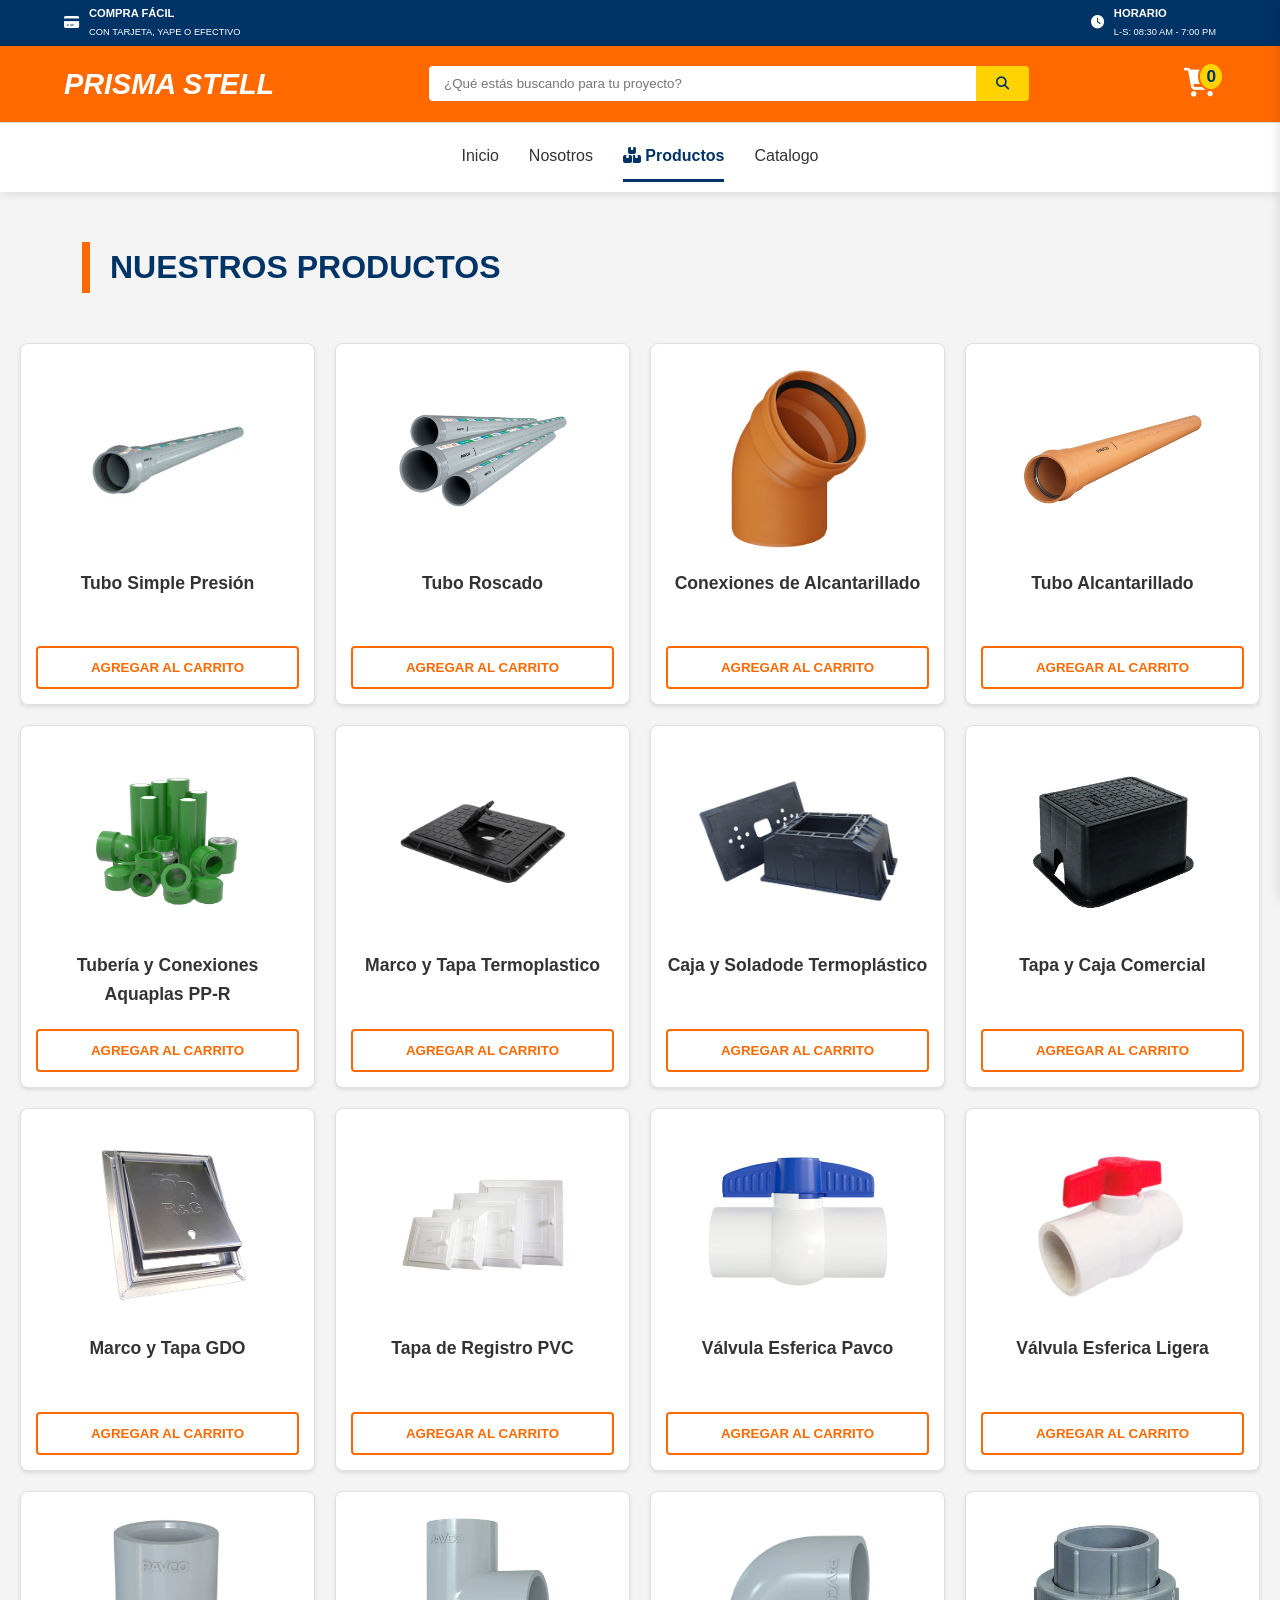
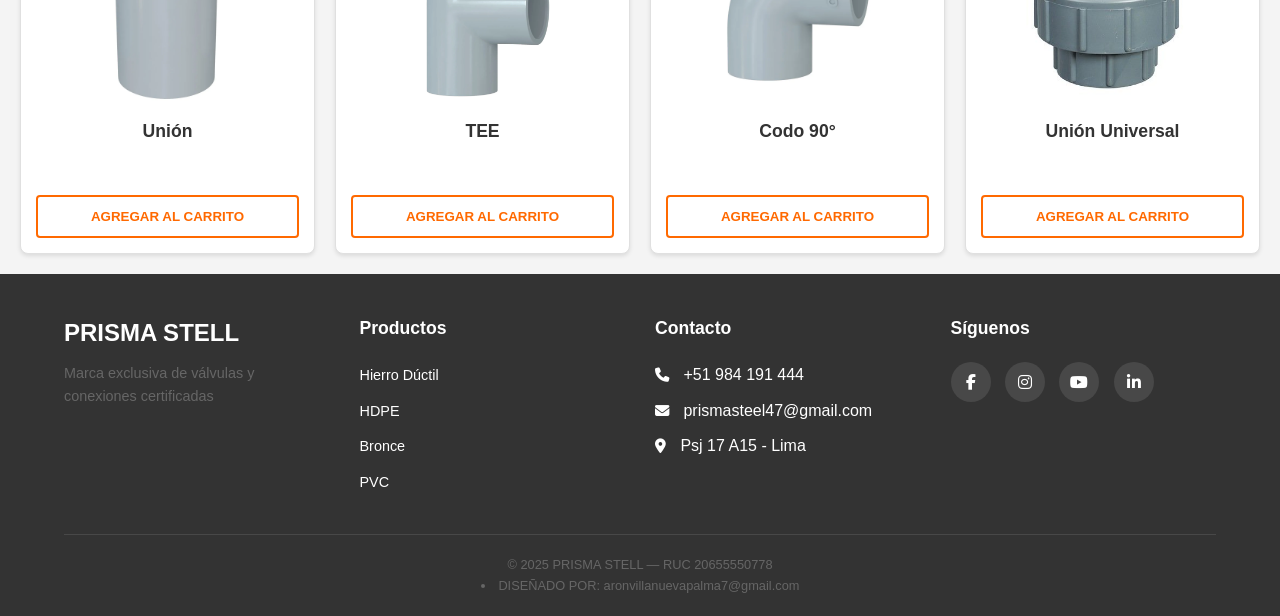
<file: extencion/tuberia_PVC.html>
<!DOCTYPE html>
<html lang="es">
<head>
  <meta charset="UTF-8" />
  <meta name="description" content="PRISMA STELL — Catálogo corporativo de válvulas, conexiones y accesorios hidráulicos." />
  <meta name="viewport" content="width=device-width, initial-scale=1.0" />
  <title>PRISMA STELL</title>
  <link rel="stylesheet" href="style.css" />
  <link rel="stylesheet" href="https://cdnjs.cloudflare.com/ajax/libs/font-awesome/6.4.2/css/all.min.css" integrity="sha512-z3gLpd7yknf1YoNbCzqRKc4qyor8gaKU1qmn+CShxbuBusANI9QpRohGBreCFkKxLhei6S9k5Vv9XgQ0z/V0Bw==" crossorigin="anonymous" referrerpolicy="no-referrer" />
  <link rel="stylesheet" href="https://cdnjs.cloudflare.com/ajax/libs/font-awesome/6.5.0/css/all.min.css" />
</head>
<body>

<div class="top-bar">
    <div class="top-item">
        <i class="fas fa-credit-card"></i>
        <div>
            <strong>COMPRA FÁCIL</strong>
            <small>CON TARJETA, YAPE O EFECTIVO</small>
        </div>
    </div>
    
    <div class="top-item">
        <i class="fas fa-clock"></i>
        <div>
            <strong>HORARIO</strong>
            <small>L-S: 08:30 AM - 7:00 PM</small>
        </div>
    </div>
</div>

<header class="navbar">
    <div class="contenedor-navbar">
      <div class="logo">
        <a href="../index.html">
          <span class="logo-text">PRISMA STELL</span>
        </a>
      </div>

            <div class="buscador-central">
                <input type="text" id="inputBuscador" placeholder="¿Qué estás buscando para tu proyecto?">
                <button class="btn-buscar">
                    <i class="fas fa-search"></i>
                </button>
            </div>

      <div class="acciones-barra">
        <button class="btn-carrito" id="btnCarrito" aria-label="Abrir Carrito de Cotización">
          <i class="fas fa-shopping-cart"></i>
          <span class="badge" id="carritoBadge">0</span>
        </button>
      </div>
    </div>

    <nav class="nav-principal">
      <ul class="menu-rediseñado">
      <li><a href="../index.html">Inicio</a></li>
        <li><a href="../historia/nosotros.html">Nosotros</a></li>
        <li class="dropdown">
          <a href="#"class="active" ><i class="fas fa-boxes"></i> Productos</a>
          <ul class="submenu">
            <li><a href="../extencion/Valvulas_Accesorios_hidraulica.html">Válvulas y Accesorios Hidráulicos</a></li>
            <li><a href="../extencion/tuberia_PVC.html">Accesorios de Tubería y PVC</a></li>
            <li><a href="../extencion/herr_complementos.html">Herramientas y Complemento</a></li>
            <li class="dropdown-sub">
              <a href="#">Conexiones <i class="fas fa-chevron-right"></i></a>
              <ul class="submenu-right">
                <li><a href="../extencion/conex_galvanizado.html">Conexiones Galvanizadas</a></li>
                <li><a href="../extencion/conex_PVC.html">Conexiones de PVC</a></li>
                <li><a href="../extencion/conex_bronce.html">Conexiones de Bronce</a></li>
                <li><a href="../extencion/conexion_hdpe.html">Conexiones HDPE</a></li>
              </ul>
            </li>
            <li><a href="../extencion/uniones.html">Uniones</a></li>
            <li><a href="../extencion/bridas.html">Bridas</a></li>
            <li><a href="../extencion/marco_tapa.html">Marcos y Tapas</a></li>
            <li><a href="../extencion/caneria.html">Cañeria</a></li>
            <li><a href="../extencion/catalogo.html">Catalogo</a></li>
          </ul>
        </li>
        <li><a href="../extencion/catalogo.html">Catalogo</a></li>
      </ul>
    </nav>
  </header>

  <section class="catalogo">
    <h2 class="titulo-main">Nuestros Productos</h2>
    <div class="productos-grid">
      
<!-- 16 Productos  ACCESORIOS DE TUBERIA Y PVC --> 
    <!-- 1 Productos -->
      <div class="producto" data-id="2"><img src="../imagenes/actualizado/Tubo5m.jpg" alt="Tubo Simple Presión">
      <h3>Tubo Simple Presión</h3>
        <div class="acciones">
          <button class="btn-agregar">Agregar al Carrito</button>
        </div>
      </div>
    <!-- 2 Productos -->
      <div class="producto">
      <img src="../imagenes/actualizado/Tubo_rosca.png" alt="Tubo Roscado">
      <h3>Tubo Roscado</h3>
        <div class="acciones">
          <button class="btn-agregar">Agregar al Carrito</button>
        </div>
      </div>
    <!-- 3 Productos -->
      <div class="producto">
      <img src="../imagenes/actualizado/codo_alcantarilla.jpg" alt="Codo Sanitario 90°">
      <h3>Conexiones de Alcantarillado</h3>
        <div class="acciones">
          <button class="btn-agregar">Agregar al Carrito</button>
        </div>
      </div>
    <!-- 4 Productos -->
      <div class="producto">
        <img src="../imagenes/actualizado/Tubo_alcantarillado.jpg" alt="Tubo Alcantarillado">
        <h3>Tubo Alcantarillado</h3>
        <div class="acciones">
          <button class="btn-agregar">Agregar al Carrito</button>
        </div>
      </div>
    <!-- 5 Productos -->
      <div class="producto">
        <img src="../imagenes/actualizado/Tuberias_aquaplas.webp" alt="Tubería Aquaplas">
        <h3>Tubería y Conexiones Aquaplas PP-R</h3>
        <div class="acciones">
          <button class="btn-agregar">Agregar al Carrito</button>
        </div>
      </div>
    <!-- 6 Productos -->
      <div class="producto">
        <img src="../imagenes/actualizado/Marco_tapa.png" alt="Marco y Tapa PVC">
        <h3>Marco y Tapa Termoplastico</h3>
        <div class="acciones">
          <button class="btn-agregar">Agregar al Carrito</button>
        </div>
      </div>
    <!-- 7 Productos -->
      <div class="producto">
       <img src="../imagenes/actualizado/Caja_termoplastico.jpg" alt="Caja de Termoplástico">
       <h3>Caja y Soladode Termoplástico</h3>
        <div class="acciones">
          <button class="btn-agregar">Agregar al Carrito</button>
       </div>
      </div>
    <!-- 8 Productos -->
      <div class="producto">
        <img src="../imagenes/actualizado/Tapa_y_caja_modelo_comercial.png" alt="Tapa y Caja Comercial">
        <h3>Tapa y Caja Comercial</h3>
        <div class="acciones">
          <button class="btn-agregar" >Agregar al Carrito</button>
        </div>
      </div>
    <!-- 9 Productos -->
      <div class="producto">
        <img src="../imagenes/actualizado/Marco_tapa_GDO.jpg" alt="Marco y Tapa GDO">
        <h3>Marco y Tapa GDO</h3>
        <div class="acciones">
          <button class="btn-agregar" >Agregar al Carrito</button>
        </div>
      </div>
    <!-- 10 Productos -->
      <div class="producto">
        <img src="../imagenes/actualizado/Tapa_registro.jpg" alt="Tapa de Registro PVC">
        <h3>Tapa de Registro PVC</h3>
        <div class="acciones">
          <button class="btn-agregar">Agregar al Carrito</button>
        </div>
      </div>
    <!-- 11 Productos -->
      <div class="producto">
        <img src="../imagenes/actualizado/Valvula_PVC1.jpg" alt="Válvula PVC Tipo Bola">
        <h3>Válvula Esferica Pavco</h3>  
        <div class="acciones">
          <button class="btn-agregar">Agregar al Carrito</button>
        </div>
      </div>
    <!-- 12 Productos -->
      <div class="producto">
        <img src="../imagenes/actualizado/Valvula_roja.jpg" alt="Válvula PVC Industrial">
        <h3>Válvula Esferica Ligera </h3> 
        <div class="acciones">
          <button class="btn-agregar">Agregar al Carrito</button>
        </div>
      </div>
    <!-- 13 Productos -->
      <div class="producto">
        <img src="../imagenes/actualizado/Union_PVC.jpg" alt="Unión PVC">
        <h3>Unión</h3>
        <div class="acciones">
          <button class="btn-agregar">Agregar al Carrito</button>
        </div>
      </div>
    <!-- 14 Productos -->
    <div class="producto">
      <img src="../imagenes/actualizado/tee_PVC.jpg" alt="TEE PVC">
      <h3>TEE</h3>
      <div class="acciones">
          <button class="btn-agregar">Agregar al Carrito</button>
      </div>
    </div>
    <!-- 15 Productos -->
    <div class="producto">
      <img src="../imagenes/actualizado/Codo_PVC.jpg" alt="Codo PVC 90°">
      <h3>Codo 90°</h3>
        <div class="acciones">
          <button class="btn-agregar">Agregar al Carrito</button>
        </div>
      </div>
    <!-- 16 Productos -->
    <div class="producto">
      <img src="../imagenes/actualizado/Union_universal.jpg" alt="Unión Universal PVC">
      <h3>Unión Universal</h3>
        <div class="acciones">
          <button class="btn-agregar">Agregar al Carrito</button>
        </div>
      </div>
      
    </div>
  </section>




<footer class="footer">
  <div class="footer-container">
    <div class="footer-col">
      <h3 class="logo-footer">PRISMA STELL</h3>
      <p class="slogan-footer">Marca exclusiva de válvulas y conexiones certificadas</p>
    </div>
    <div class="footer-col">
      <h4>Productos</h4>
      <ul>
        <li><a href="#">Hierro Dúctil</a></li>
        <li><a href="#">HDPE</a></li>
        <li><a href="#">Bronce</a></li>
        <li><a href="#">PVC</a></li>
      </ul>
    </div>
    <div class="footer-col">
      <h4>Contacto</h4>
      <ul>
        <li><i class="fas fa-phone"></i> +51 984 191 444</li>
        <li><i class="fas fa-envelope"></i> prismasteel47@gmail.com</li>
        <li><i class="fas fa-map-marker-alt"></i> Psj 17 A15 - Lima</li>
      </ul>
    </div>
    <div class="footer-col">
      <h4>Síguenos</h4>
      <div class="footer-social">
        <a href="https://www.facebook.com/profile.php?id=100095222694233&locale=es_LA"><i class="fab fa-facebook-f"></i></a>
        <a href="https://www.facebook.com/profile.php?id=100095596595639&locale=es_LA"><i class="fab fa-instagram"></i></a>
        <a href="https://www.facebook.com/profile.php?id=100095596595639&locale=es_LA"><i class="fab fa-youtube"></i></a>
        <a href="#"><i class="fab fa-linkedin-in"></i></a>
      </div>
    </div>
  </div>
  <div class="footer-bottom">
    © 2025 PRISMA STELL — RUC 20655550778  <li>DISEÑADO POR: aronvillanuevapalma7@gmail.com</li>
  </div>
</footer>
  <aside class="carrito-panel" id="carritoPanel">
    <div class="carrito-header">
      <h3>Tu Carrito de Cotización</h3>
      <button id="cerrarCarrito"><i class="fas fa-times"></i></button>
    </div>
    <div class="carrito-contenido" id="carritoContenido">
      <p class="carrito-vacio">Tu carrito está vacío.</p>
    </div>
    <div class="carrito-acciones">
      <button class="btn-secundario" id="vaciarCarrito" disabled>Vaciar Carrito</button>
      <button class="btn-whatsapp-panel" id="cotizarWhatsApp" disabled>
        <i class="fab fa-whatsapp"></i> Cotizar
      </button>
    </div>
  </aside>
  <div class="carrito-overlay" id="carritoOverlay" aria-hidden="true"></div>

  <script src="../script.js"></script>
</body>
</html>
</file>
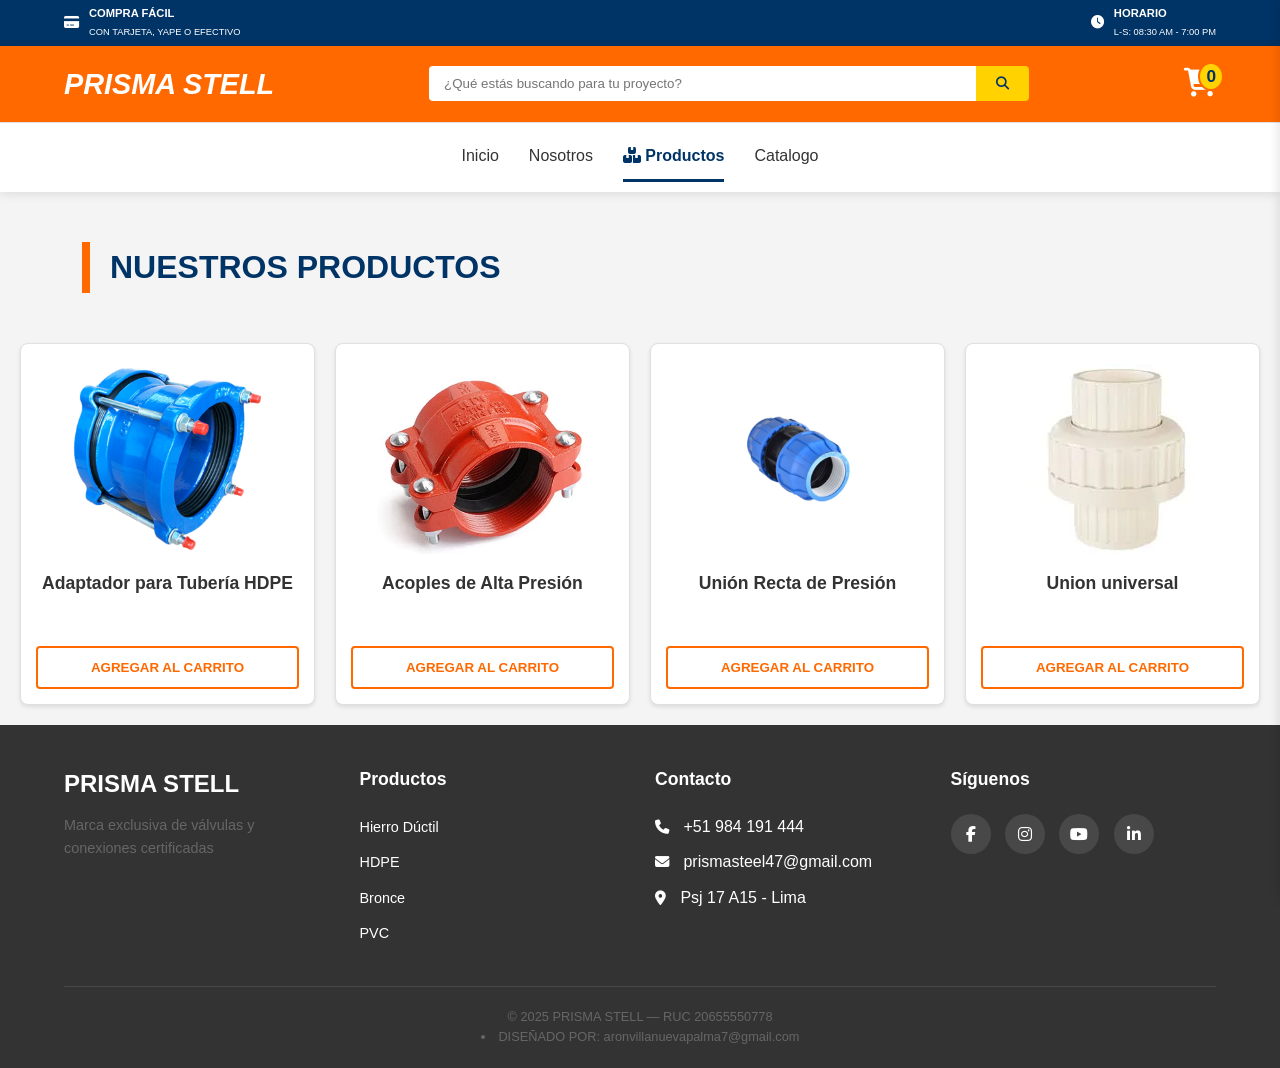
<file: extencion/uniones.html>
<!DOCTYPE html>
<html lang="es">
<head>
  <meta charset="UTF-8" />
  <meta name="description" content="PRISMA STELL — Catálogo corporativo de válvulas, conexiones y accesorios hidráulicos." />
  <meta name="viewport" content="width=device-width, initial-scale=1.0" />
  <title>PRISMA STELL</title>
  <link rel="stylesheet" href="style.css" />
  <link rel="stylesheet" href="https://cdnjs.cloudflare.com/ajax/libs/font-awesome/6.4.2/css/all.min.css" integrity="sha512-z3gLpd7yknf1YoNbCzqRKc4qyor8gaKU1qmn+CShxbuBusANI9QpRohGBreCFkKxLhei6S9k5Vv9XgQ0z/V0Bw==" crossorigin="anonymous" referrerpolicy="no-referrer" />
  <link rel="stylesheet" href="https://cdnjs.cloudflare.com/ajax/libs/font-awesome/6.5.0/css/all.min.css" />
</head>
<body>

<div class="top-bar">
    <div class="top-item">
        <i class="fas fa-credit-card"></i>
        <div>
            <strong>COMPRA FÁCIL</strong>
            <small>CON TARJETA, YAPE O EFECTIVO</small>
        </div>
    </div>
    
    <div class="top-item">
        <i class="fas fa-clock"></i>
        <div>
            <strong>HORARIO</strong>
            <small>L-S: 08:30 AM - 7:00 PM</small>
        </div>
    </div>
</div>

<header class="navbar">
    <div class="contenedor-navbar">
      <div class="logo">
        <a href="../index.html">
          <span class="logo-text">PRISMA STELL</span>
        </a>
      </div>

            <div class="buscador-central">
                <input type="text" id="inputBuscador" placeholder="¿Qué estás buscando para tu proyecto?">
                <button class="btn-buscar">
                    <i class="fas fa-search"></i>
                </button>
            </div>

      <div class="acciones-barra">
        <button class="btn-carrito" id="btnCarrito" aria-label="Abrir Carrito de Cotización">
          <i class="fas fa-shopping-cart"></i>
          <span class="badge" id="carritoBadge">0</span>
        </button>
      </div>
    </div>

    <nav class="nav-principal">
      <ul class="menu-rediseñado">
      <li><a href="../index.html">Inicio</a></li>
        <li><a href="../historia/nosotros.html">Nosotros</a></li>
        <li class="dropdown">
          <a href="#" class="active"><i class="fas fa-boxes"></i> Productos</a>
          <ul class="submenu">
            <li><a href="../extencion/Valvulas_Accesorios_hidraulica.html">Válvulas y Accesorios Hidráulicos</a></li>
            <li><a href="../extencion/tuberia_PVC.html">Accesorios de Tubería y PVC</a></li>
            <li><a href="../extencion/herr_complementos.html">Herramientas y Complemento</a></li>
            <li class="dropdown-sub">
              <a href="#">Conexiones <i class="fas fa-chevron-right"></i></a>
              <ul class="submenu-right">
                <li><a href="../extencion/conex_galvanizado.html">Conexiones Galvanizadas</a></li>
                <li><a href="../extencion/conex_PVC.html">Conexiones de PVC</a></li>
                <li><a href="../extencion/conex_bronce.html">Conexiones de Bronce</a></li>
                <li><a href="../extencion/conexion_hdpe.html">Conexiones HDPE</a></li>
              </ul>
            </li>
            <li><a href="../extencion/uniones.html">Uniones</a></li>
            <li><a href="../extencion/bridas.html">Bridas</a></li>
            <li><a href="../extencion/marco_tapa.html">Marcos y Tapas</a></li>
            <li><a href="../extencion/caneria.html">Cañeria</a></li>
            <li><a href="../extencion/catalogo.html">Catalogo</a></li>
          </ul>
        </li>
        <li><a href="../extencion/catalogo.html">Catalogo</a></li>
      </ul>
    </nav>
  </header>
  
<section class="catalogo">
    <h2 class="titulo-main">Nuestros Productos</h2>
    <div class="productos-grid">
        
<div class="producto" data-id="2"><img src="../imagenes/actualizado/Adaptador_de_brida_rápida_para_tubería_de_hdpe.jpg" alt="Adaptador de brida rápida">
      <h3>Adaptador para Tubería HDPE</h3>
        <div class="acciones">
          <button class="btn-agregar">Agregar al Carrito</button>
        </div>
    </div>

    <div class="producto">
      <img src="../imagenes/actualizado/Acoples_de_alta_presión.jpg" alt="Acoples de alta presión">
      <h3>Acoples de Alta Presión</h3>
        <div class="acciones">
          <button class="btn-agregar">Agregar al Carrito</button>
        </div>
    </div>

    <div class="producto">
      <img src="../imagenes/actualizado/Enlace_Recto_HDPE.jpg" alt="Unión recta">
      <h3>Unión Recta de Presión</h3>
        <div class="acciones">
          <button class="btn-agregar">Agregar al Carrito</button>
        </div>
    </div>

    <div class="producto">
      <img src="../imagenes/actualizado/Union_blanco_PVC.jpg" alt="Codo 90°">
      <h3>Union universal</h3>
      <div class="acciones">
          <button class="btn-agregar">Agregar al Carrito</button>
      </div>
    </div>
  </div>
</section>


<footer class="footer">
  <div class="footer-container">
    <div class="footer-col">
      <h3 class="logo-footer">PRISMA STELL</h3>
      <p class="slogan-footer">Marca exclusiva de válvulas y conexiones certificadas</p>
    </div>
    <div class="footer-col">
      <h4>Productos</h4>
      <ul>
        <li><a href="#">Hierro Dúctil</a></li>
        <li><a href="#">HDPE</a></li>
        <li><a href="#">Bronce</a></li>
        <li><a href="#">PVC</a></li>
      </ul>
    </div>
    <div class="footer-col">
      <h4>Contacto</h4>
      <ul>
        <li><i class="fas fa-phone"></i> +51 984 191 444</li>
        <li><i class="fas fa-envelope"></i> prismasteel47@gmail.com</li>
        <li><i class="fas fa-map-marker-alt"></i> Psj 17 A15 - Lima</li>
      </ul>
    </div>
    <div class="footer-col">
      <h4>Síguenos</h4>
      <div class="footer-social">
        <a href="https://www.facebook.com/profile.php?id=100095222694233&locale=es_LA"><i class="fab fa-facebook-f"></i></a>
        <a href="https://www.facebook.com/profile.php?id=100095596595639&locale=es_LA"><i class="fab fa-instagram"></i></a>
        <a href="https://www.facebook.com/profile.php?id=100095596595639&locale=es_LA"><i class="fab fa-youtube"></i></a>
        <a href="#"><i class="fab fa-linkedin-in"></i></a>
      </div>
    </div>
  </div>
  <div class="footer-bottom">
    © 2025 PRISMA STELL — RUC 20655550778  <li>DISEÑADO POR: aronvillanuevapalma7@gmail.com</li>
  </div>
</footer>
  <aside class="carrito-panel" id="carritoPanel">
    <div class="carrito-header">
      <h3>Tu Carrito de Cotización</h3>
      <button id="cerrarCarrito"><i class="fas fa-times"></i></button>
    </div>
    <div class="carrito-contenido" id="carritoContenido">
      <p class="carrito-vacio">Tu carrito está vacío.</p>
    </div>
    <div class="carrito-acciones">
      <button class="btn-secundario" id="vaciarCarrito" disabled>Vaciar Carrito</button>
      <button class="btn-whatsapp-panel" id="cotizarWhatsApp" disabled>
        <i class="fab fa-whatsapp"></i> Cotizar
      </button>
    </div>
  </aside>
  <div class="carrito-overlay" id="carritoOverlay" aria-hidden="true"></div>

  <script src="../script.js"></script>
</body>
</html>
</file>
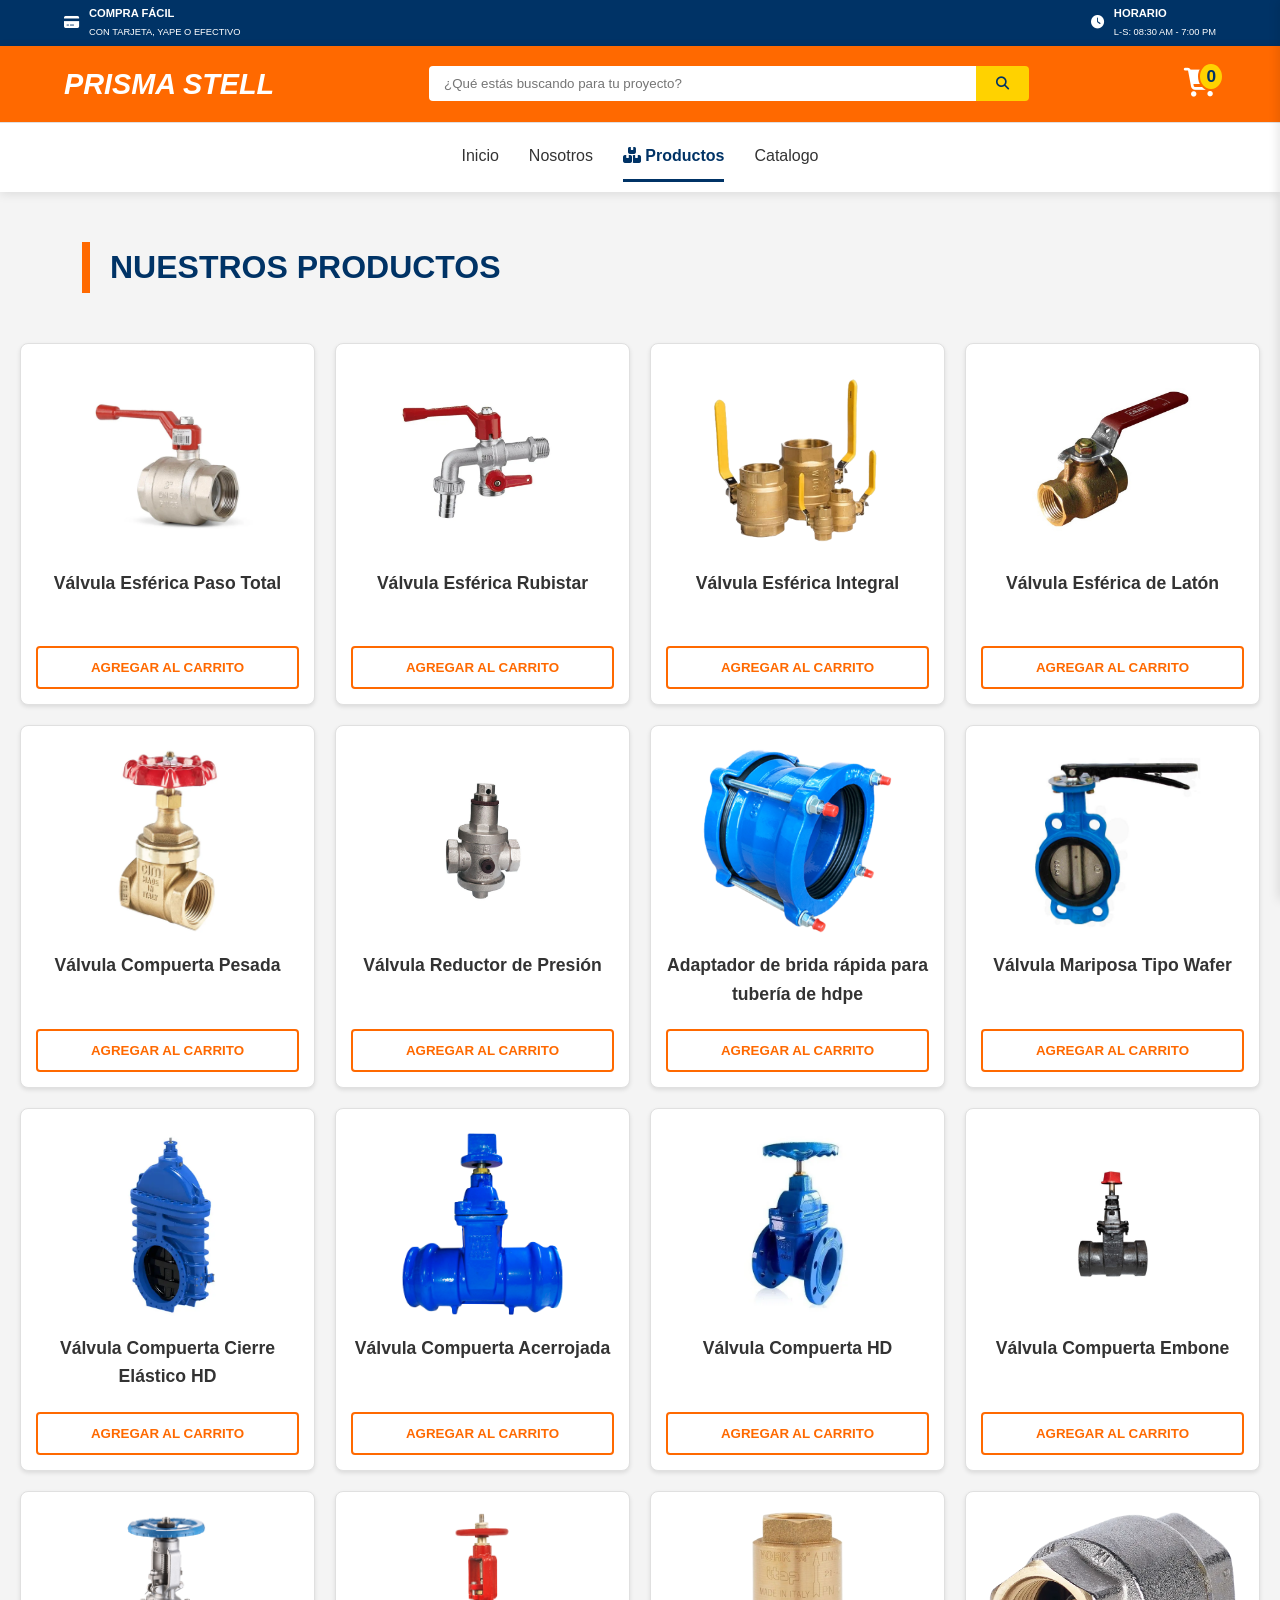
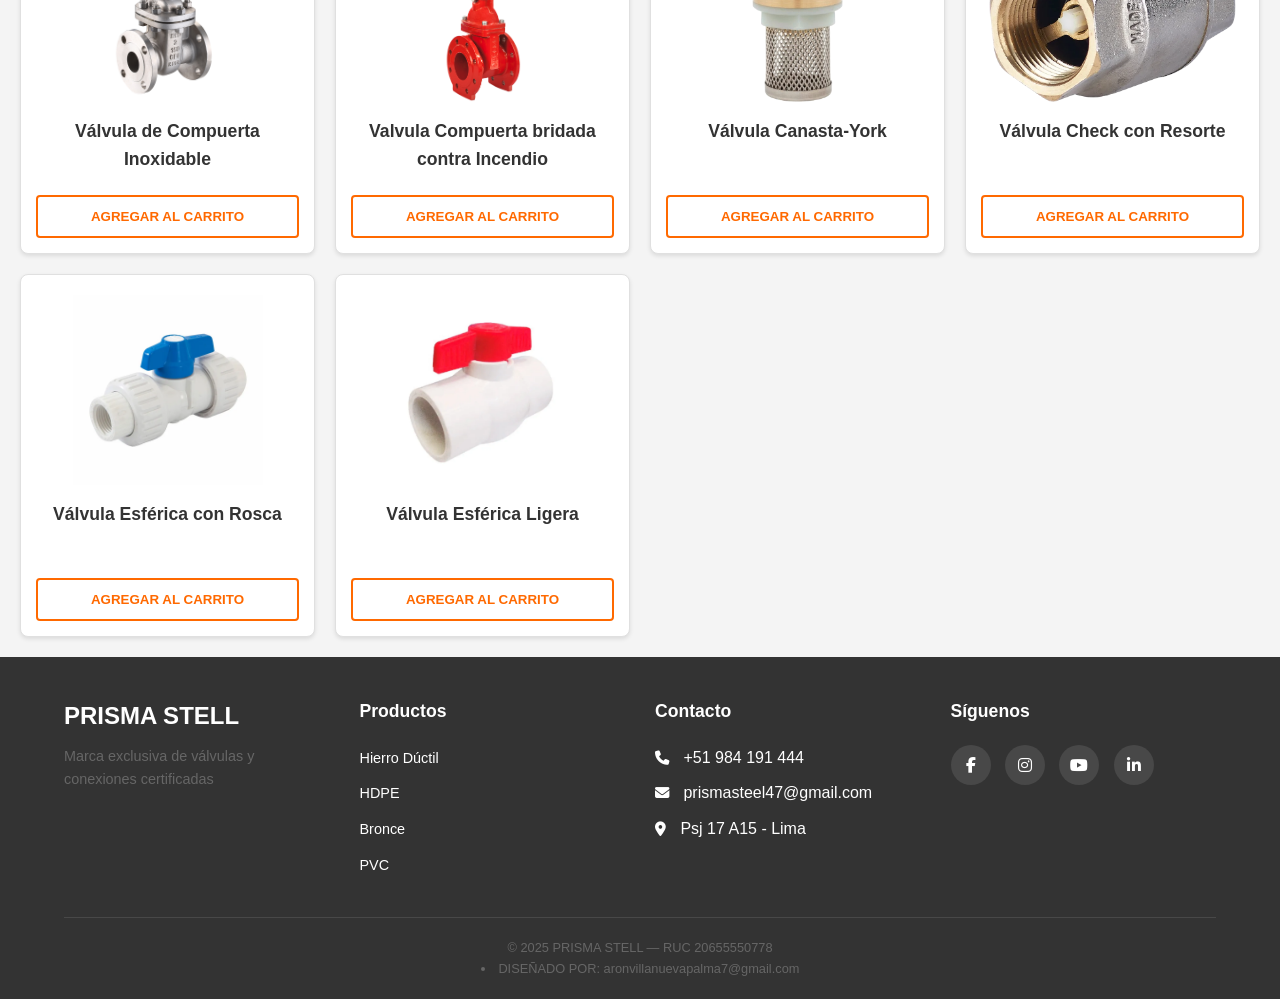
<file: extencion/Valvulas_Accesorios_hidraulica.html>
<!DOCTYPE html>
<html lang="es">
<head>
  <meta charset="UTF-8" />
  <meta name="description" content="PRISMA STELL — Catálogo corporativo de válvulas, conexiones y accesorios hidráulicos." />
  <meta name="viewport" content="width=device-width, initial-scale=1.0" />
  <title>PRISMA STELL</title>
  <link rel="stylesheet" href="style.css" />
  <link rel="stylesheet" href="https://cdnjs.cloudflare.com/ajax/libs/font-awesome/6.4.2/css/all.min.css" integrity="sha512-z3gLpd7yknf1YoNbCzqRKc4qyor8gaKU1qmn+CShxbuBusANI9QpRohGBreCFkKxLhei6S9k5Vv9XgQ0z/V0Bw==" crossorigin="anonymous" referrerpolicy="no-referrer" />
  <link rel="stylesheet" href="https://cdnjs.cloudflare.com/ajax/libs/font-awesome/6.5.0/css/all.min.css" />
</head>
<body>

<div class="top-bar">
    <div class="top-item">
        <i class="fas fa-credit-card"></i>
        <div>
            <strong>COMPRA FÁCIL</strong>
            <small>CON TARJETA, YAPE O EFECTIVO</small>
        </div>
    </div>
    
    <div class="top-item">
        <i class="fas fa-clock"></i>
        <div>
            <strong>HORARIO</strong>
            <small>L-S: 08:30 AM - 7:00 PM</small>
        </div>
    </div>
</div>

<header class="navbar">
    <div class="contenedor-navbar">
      <div class="logo">
        <a href="../index.html">
          <span class="logo-text">PRISMA STELL</span>
        </a>
      </div>

            <div class="buscador-central">
                <input type="text" id="inputBuscador" placeholder="¿Qué estás buscando para tu proyecto?">
                <button class="btn-buscar">
                    <i class="fas fa-search"></i>
                </button>
            </div>

      <div class="acciones-barra">
        <button class="btn-carrito" id="btnCarrito" aria-label="Abrir Carrito de Cotización">
          <i class="fas fa-shopping-cart"></i>
          <span class="badge" id="carritoBadge">0</span>
        </button>
      </div>
    </div>

    <nav class="nav-principal">
      <ul class="menu-rediseñado">
      <li><a href="../index.html">Inicio</a></li>
        <li><a href="../historia/nosotros.html">Nosotros</a></li>
        <li class="dropdown">
          <a href="#" class="active"><i class="fas fa-boxes"></i> Productos</a>
          <ul class="submenu">
            <li><a href="../extencion/Valvulas_Accesorios_hidraulica.html">Válvulas y Accesorios Hidráulicos</a></li>
            <li><a href="../extencion/tuberia_PVC.html">Accesorios de Tubería y PVC</a></li>
            <li><a href="../extencion/herr_complementos.html">Herramientas y Complemento</a></li>
            <li class="dropdown-sub">
              <a href="#">Conexiones <i class="fas fa-chevron-right"></i></a>
              <ul class="submenu-right">
                <li><a href="../extencion/conex_galvanizado.html">Conexiones Galvanizadas</a></li>
                <li><a href="../extencion/conex_PVC.html">Conexiones de PVC</a></li>
                <li><a href="../extencion/conex_bronce.html">Conexiones de Bronce</a></li>
                <li><a href="../extencion/conexion_hdpe.html">Conexiones HDPE</a></li>
              </ul>
            </li>
            <li><a href="../extencion/uniones.html">Uniones</a></li>
            <li><a href="../extencion/bridas.html">Bridas</a></li>
            <li><a href="../extencion/marco_tapa.html">Marcos y Tapas</a></li>
            <li><a href="../extencion/caneria.html">Cañeria</a></li>
            <li><a href="../extencion/catalogo.html">Catalogo</a></li>
          </ul>
        </li>
        <li><a href="../extencion/catalogo.html">Catalogo</a></li>
      </ul>
    </nav>
  </header>

  <section class="catalogo">
    <h2 class="titulo-main">Nuestros Productos</h2>
    <div class="productos-grid">
<!-- 16 Productos  VALVULAS Y ACCESORIOS HIDRAULICOS -->        
    <!-- 1 Productos -->
      <div class="producto" data-id="2"><img src="../imagenes/actualizado/Valvula_Esferica_Paso_Total.jpg" alt="Válvula Esférica Paso Total">
        <h3>Válvula Esférica Paso Total</h3>
        <div class="acciones">
          <button class="btn-agregar">Agregar al Carrito</button>
        </div>
      </div>
    <!-- 2 Productos -->
      <div class="producto">
      <img src="../imagenes/actualizado/Valvula_Esferica_Rubistar.jpg" alt="Válvula Esférica Rubistar">
       <h3>Válvula Esférica Rubistar</h3>
        <div class="acciones">
          <button class="btn-agregar">Agregar al Carrito</button>
        </div>
      </div>
    <!-- 3 Productos -->
      <div class="producto">
        <img src="../imagenes/actualizado/Valvula_Esferica_Integral.png" alt="Válvula Esférica Integral">
        <h3>Válvula Esférica Integral</h3>
        <div class="acciones">
          <button class="btn-agregar">Agregar al Carrito</button>
        </div>
      </div>
    <!-- 4 Productos -->
      <div class="producto">
        <img src="../imagenes/actualizado/Valvula_Esferica_de_Latón.png" alt="Válvula Esférica de Latón">
        <h3>Válvula Esférica de Latón</h3>
        <div class="acciones">
          <button class="btn-agregar">Agregar al Carrito</button>
        </div>
      </div>
    <!-- 5 Productos -->
      <div class="producto">
        <img src="../imagenes/actualizado/Valvula_Compuerta_Pesada.jpg" alt="Válvula Compuerta Pesada">
        <h3>Válvula Compuerta Pesada</h3>
        <div class="acciones">
          <button class="btn-agregar">Agregar al Carrito</button>
        </div>
      </div>
    <!-- 6 Productos -->
      <div class="producto">
        <img src="../imagenes/actualizado/Valvula_Reductor_de_Presión.png" alt="Válvula Reductor de Presión">
        <h3>Válvula Reductor de Presión</h3>
        <div class="acciones">
          <button class="btn-agregar">Agregar al Carrito</button>
        </div>
      </div>
    <!-- 7 Productos -->
      <div class="producto">
        <img src="../imagenes/actualizado/Adaptador_de_brida_rápida_para_tubería_de_hdpe.jpg" alt="Válvula de Compuerta de Bronce">
        <h3>Adaptador de brida rápida para tubería de hdpe</h3>
        <div class="acciones">
          <button class="btn-agregar">Agregar al Carrito</button>
        </div>
      </div>
    <!-- 8 Productos -->
      <div class="producto">
        <img src="../imagenes/actualizado/Valvula_Mariposa_Tipo_Wafer.jpg" alt="Válvula Mariposa Tipo Wafer">
        <h3>Válvula Mariposa Tipo Wafer</h3>
        <div class="acciones">
          <button class="btn-agregar" >Agregar al Carrito</button>
        </div>
      </div>
    <!-- 9 Productos -->
      <div class="producto">
        <img src="../imagenes/actualizado/Valvula_Compuerta_Cierre_Elástico_HD.jpg" alt="Válvula Compuerta Cierre Elástico HD">
        <h3>Válvula Compuerta Cierre Elástico HD</h3>
        <div class="acciones">
          <button class="btn-agregar" >Agregar al Carrito</button>
        </div>
      </div>
    <!-- 10 Productos -->
      <div class="producto">
        <img src="../imagenes/actualizado/Valvula_Compuerta_acerrojada.jpg" alt="Válvula Compuerta Acerrojada">
        <h3>Válvula Compuerta Acerrojada</h3>
        <div class="acciones">
          <button class="btn-agregar">Agregar al Carrito</button>
        </div>
      </div>
    <!-- 11 Productos -->
      <div class="producto">
        <img src="../imagenes/actualizado/Valvula_Compuerta_HD.jpg" alt="Válvula Compuerta HD">
        <h3>Válvula Compuerta HD</h3>
        <div class="acciones">
          <button class="btn-agregar">Agregar al Carrito</button>
        </div>
      </div>
    <!-- 12 Productos -->
      <div class="producto">
        <img src="../imagenes/actualizado/Valvula_Compuerta_Embone_FF.png" alt="Válvula Compuerta Embone">
        <h3>Válvula Compuerta Embone</h3>
        <div class="acciones">
          <button class="btn-agregar">Agregar al Carrito</button>
        </div>
      </div>
    <!-- 13 Productos -->
      <div class="producto">
        <img src="../imagenes/actualizado/Valvula_de_Compuerta_Inoxidable.jpg" alt="Válvula de Compuerta">
        <h3>Válvula de Compuerta Inoxidable</h3>
        <div class="acciones">
          <button class="btn-agregar">Agregar al Carrito</button>
        </div>
      </div>
    <!-- 14 Productos -->
    <div class="producto">
      <img src="../imagenes/actualizado/Valvula_Compuerta_bridada_contra_Incendio.jpg" alt="Válvula de Compuerta de Bronce">
      <h3>Valvula Compuerta bridada contra Incendio</h3>
        <div class="acciones">
          <button class="btn-agregar">Agregar al Carrito</button>
        </div>
      </div>
      <!-- 15 Productos -->
    <div class="producto">
      <img src="../imagenes/actualizado/VALVULA_CANAS_YORK.png" alt="Válvula  canasta">
      <h3>Válvula Canasta-York</h3>
        <div class="acciones">
          <button class="btn-agregar">Agregar al Carrito</button>
        </div>
    </div>
    <!-- 16 Productos -->
    <div class="producto">
      <img src="../imagenes/actualizado/VALVULA_CHECK_con_RESORTE.png" alt="Válvula check con resorte">
      <h3>Válvula Check con Resorte</h3>
        <div class="acciones">
          <button class="btn-agregar">Agregar al Carrito</button>
        </div>
    </div>
    <!-- 17 Productos -->
    <div class="producto">
      <img src="../imagenes/actualizado/Valvula_Esferica_con_Rosca.jpg" alt="Válvula Esférica con Rosca">
      <h3>Válvula Esférica con Rosca</h3>
        <div class="acciones">
          <button class="btn-agregar">Agregar al Carrito</button>
        </div>
    </div>
    <!-- 18 Productos -->
    <div class="producto">
      <img src="../imagenes/actualizado/Valvula_roja.jpg" alt="Válvula Esférica Ligera">
      <h3>Válvula Esférica Ligera</h3>
        <div class="acciones">
          <button class="btn-agregar">Agregar al Carrito</button>
        </div>
    </div>
    </div>
  </section>




<footer class="footer">
  <div class="footer-container">
    <div class="footer-col">
      <h3 class="logo-footer">PRISMA STELL</h3>
      <p class="slogan-footer">Marca exclusiva de válvulas y conexiones certificadas</p>
    </div>
    <div class="footer-col">
      <h4>Productos</h4>
      <ul>
        <li><a href="#">Hierro Dúctil</a></li>
        <li><a href="#">HDPE</a></li>
        <li><a href="#">Bronce</a></li>
        <li><a href="#">PVC</a></li>
      </ul>
    </div>
    <div class="footer-col">
      <h4>Contacto</h4>
      <ul>
        <li><i class="fas fa-phone"></i> +51 984 191 444</li>
        <li><i class="fas fa-envelope"></i> prismasteel47@gmail.com</li>
        <li><i class="fas fa-map-marker-alt"></i> Psj 17 A15 - Lima</li>
      </ul>
    </div>
    <div class="footer-col">
      <h4>Síguenos</h4>
      <div class="footer-social">
        <a href="https://www.facebook.com/profile.php?id=100095222694233&locale=es_LA"><i class="fab fa-facebook-f"></i></a>
        <a href="https://www.facebook.com/profile.php?id=100095596595639&locale=es_LA"><i class="fab fa-instagram"></i></a>
        <a href="https://www.facebook.com/profile.php?id=100095596595639&locale=es_LA"><i class="fab fa-youtube"></i></a>
        <a href="#"><i class="fab fa-linkedin-in"></i></a>
      </div>
    </div>
  </div>
  <div class="footer-bottom">
    © 2025 PRISMA STELL — RUC 20655550778  <li>DISEÑADO POR: aronvillanuevapalma7@gmail.com</li>
  </div>
</footer>
  <aside class="carrito-panel" id="carritoPanel">
    <div class="carrito-header">
      <h3>Tu Carrito de Cotización</h3>
      <button id="cerrarCarrito"><i class="fas fa-times"></i></button>
    </div>
    <div class="carrito-contenido" id="carritoContenido">
      <p class="carrito-vacio">Tu carrito está vacío.</p>
    </div>
    <div class="carrito-acciones">
      <button class="btn-secundario" id="vaciarCarrito" disabled>Vaciar Carrito</button>
      <button class="btn-whatsapp-panel" id="cotizarWhatsApp" disabled>
        <i class="fab fa-whatsapp"></i> Cotizar
      </button>
    </div>
  </aside>
  <div class="carrito-overlay" id="carritoOverlay" aria-hidden="true"></div>

  <script src="../script.js"></script>
</body>
</html>
</file>
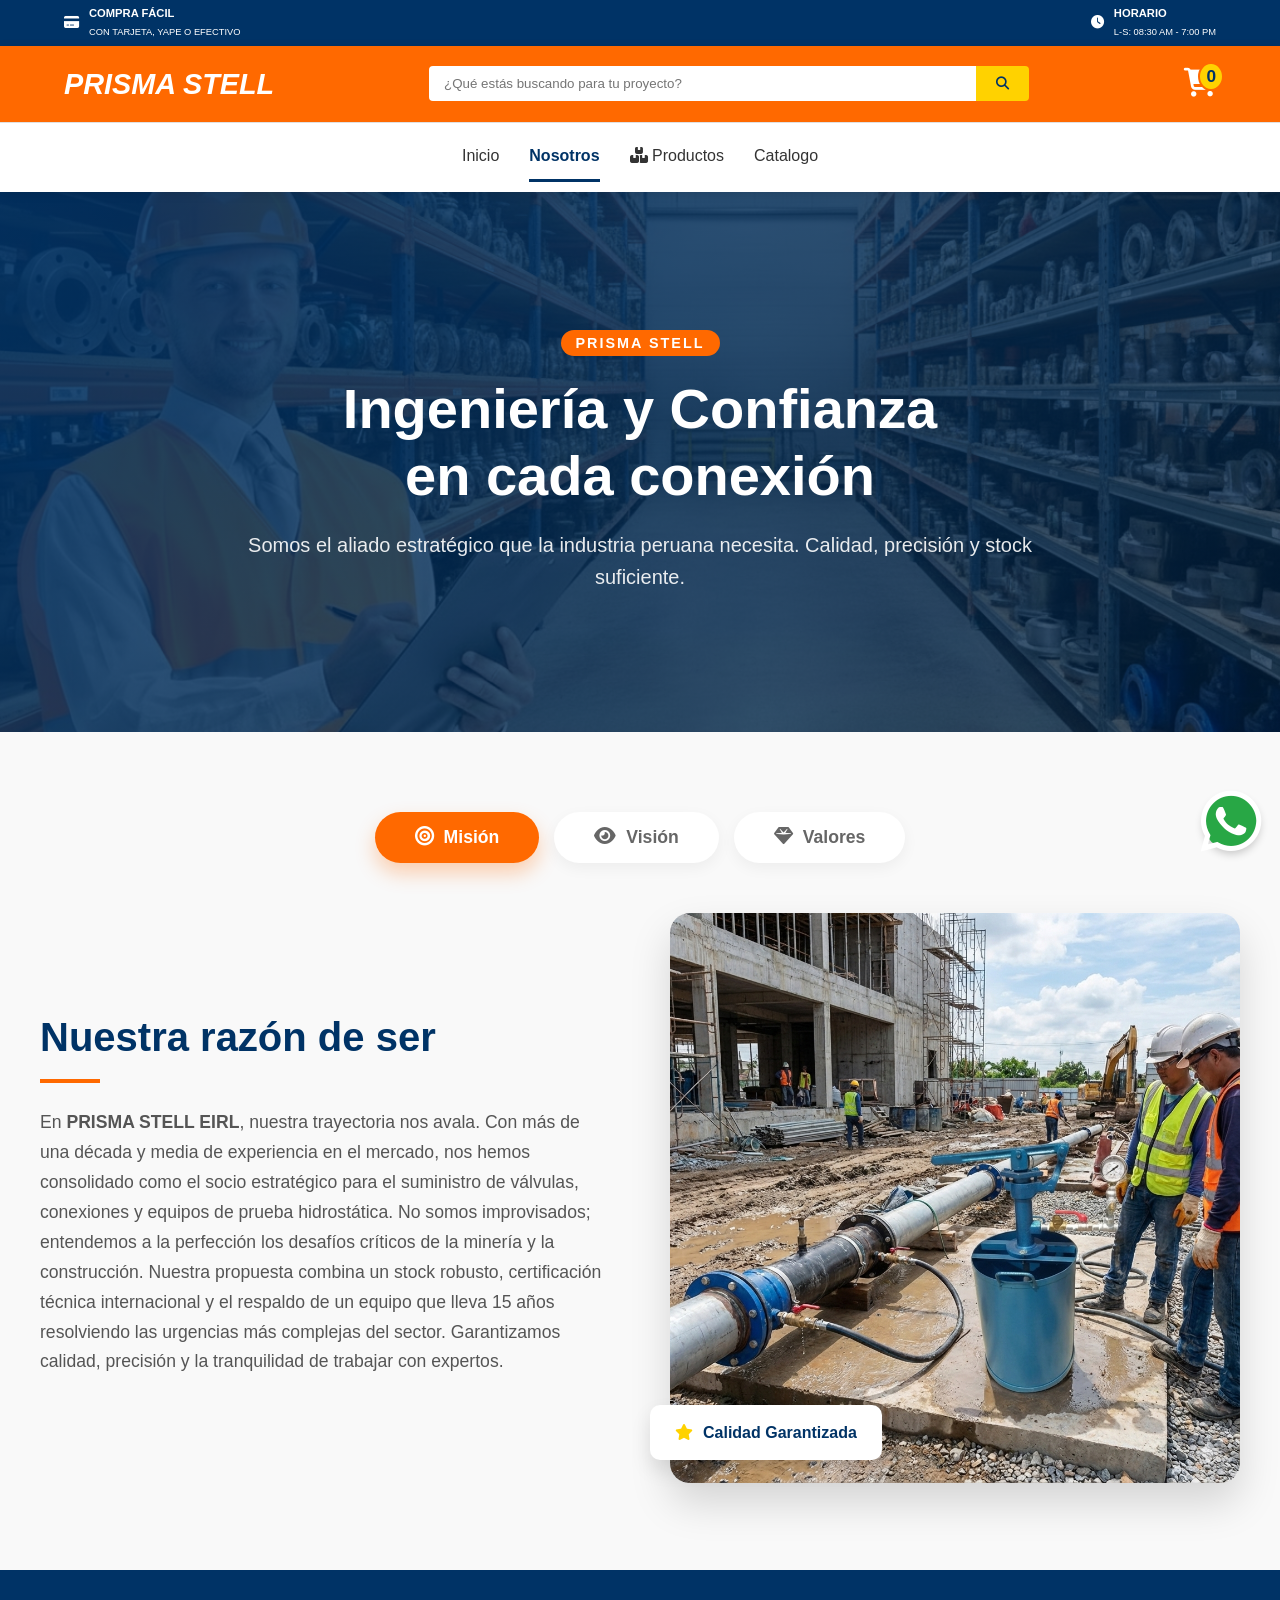
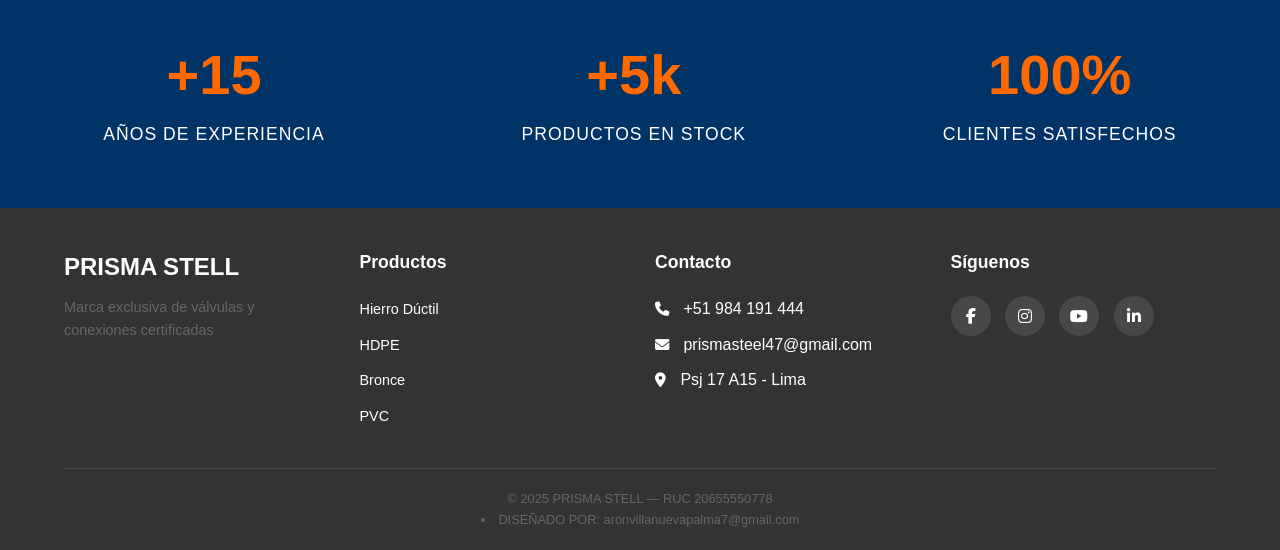
<file: historia/nosotros.html>
<!DOCTYPE html>
<html lang="es">
<head>
  <meta charset="UTF-8" />
  <meta name="description" content="PRISMA STELL — Catálogo corporativo de válvulas, conexiones y accesorios hidráulicos." />
  <meta name="viewport" content="width=device-width, initial-scale=1.0" />
  <title>PRISMA STELL</title>
  <link rel="stylesheet" href="../extencion/style.css" />
  <link rel="stylesheet" href="https://cdnjs.cloudflare.com/ajax/libs/font-awesome/6.4.2/css/all.min.css" integrity="sha512-z3gLpd7yknf1YoNbCzqRKc4qyor8gaKU1qmn+CShxbuBusANI9QpRohGBreCFkKxLhei6S9k5Vv9XgQ0z/V0Bw==" crossorigin="anonymous" referrerpolicy="no-referrer" />
  <link rel="stylesheet" href="https://cdnjs.cloudflare.com/ajax/libs/font-awesome/6.5.0/css/all.min.css" />
</head>
<body>

<div class="top-bar">
    <div class="top-item">
        <i class="fas fa-credit-card"></i>
        <div>
            <strong>COMPRA FÁCIL</strong>
            <small>CON TARJETA, YAPE O EFECTIVO</small>
        </div>
    </div>
    
    <div class="top-item">
        <i class="fas fa-clock"></i>
        <div>
            <strong>HORARIO</strong>
            <small>L-S: 08:30 AM - 7:00 PM</small>
        </div>
    </div>
</div>

<header class="navbar">
    <div class="contenedor-navbar">
      <div class="logo">
        <a href="../index.html">
          <span class="logo-text">PRISMA STELL</span>
        </a>
      </div>

            <div class="buscador-central">
                <input type="text" id="inputBuscador" placeholder="¿Qué estás buscando para tu proyecto?">
                <button class="btn-buscar">
                    <i class="fas fa-search"></i>
                </button>
            </div>

      <div class="acciones-barra">
        <button class="btn-carrito" id="btnCarrito" aria-label="Abrir Carrito de Cotización">
          <i class="fas fa-shopping-cart"></i>
          <span class="badge" id="carritoBadge">0</span>
        </button>
      </div>
    </div>

    <nav class="nav-principal">
      <ul class="menu-rediseñado">
      <li><a href="../index.html">Inicio</a></li>
        <li><a href="../historia/nosotros.html" class="active">Nosotros</a></li>
        <li class="dropdown">
          <a href="#"><i class="fas fa-boxes"></i> Productos</a>
          <ul class="submenu">
            <li><a href="../extencion/Valvulas_Accesorios_hidraulica.html">Válvulas y Accesorios Hidráulicos</a></li>
            <li><a href="../extencion/tuberia_PVC.html">Accesorios de Tubería y PVC</a></li>
            <li><a href="../extencion/herr_complementos.html">Herramientas y Complemento</a></li>
            <li class="dropdown-sub">
              <a href="#">Conexiones <i class="fas fa-chevron-right"></i></a>
              <ul class="submenu-right">
                <li><a href="../extencion/conex_galvanizado.html">Conexiones Galvanizadas</a></li>
                <li><a href="../extencion/conex_PVC.html">Conexiones de PVC</a></li>
                <li><a href="../extencion/conex_bronce.html">Conexiones de Bronce</a></li>
                <li><a href="../extencion/conexion_hdpe.html">Conexiones HDPE</a></li>
              </ul>
            </li>
            <li><a href="../extencion/uniones.html">Uniones</a></li>
            <li><a href="../extencion/bridas.html">Bridas</a></li>
            <li><a href="../extencion/marco_tapa.html">Marcos y Tapas</a></li>
            <li><a href="../extencion/caneria.html">Cañeria</a></li>
            <li><a href="../extencion/catalogo.html">Catalogo</a></li>
          </ul>
        </li>
        <li><a href="../extencion/catalogo.html">Catalogo</a></li>
      </ul>
    </nav>
  </header>
  <body>

    <header class="nosotros-hero" style="background-image: url('../imagenes/actualizado/icono_nosotros.png');">
     <div class="hero-overlay">
        <div class="hero-content">
            <span class="badge-hero">PRISMA STELL</span>
            <h1>Ingeniería y Confianza <br> en cada conexión</h1>
            <p>Somos el aliado estratégico que la industria peruana necesita. Calidad, precisión y stock suficiente.</p>
        </div>
     </div>
    </header>

    <section class="seccion-interactiva">
        <div class="container">
            
            <div class="tabs-nav">
                <button class="tab-btn active" onclick="cambiarPestana(event, 'mision')">
                    <i class="fas fa-bullseye"></i> Misión
                </button>
                <button class="tab-btn" onclick="cambiarPestana(event, 'vision')">
                    <i class="fas fa-eye"></i> Visión
                </button>
                <button class="tab-btn" onclick="cambiarPestana(event, 'valores')">
                    <i class="fas fa-gem"></i> Valores
                </button>
            </div>

            <div class="tabs-body">
                
                <div id="mision" class="tab-content active">
                    <div class="tab-text">
                        <h2>Nuestra razón de ser</h2>
                        <p>En <strong>PRISMA STELL EIRL</strong>, nuestra trayectoria nos avala. Con más de una década y media de experiencia en el mercado, nos hemos consolidado como el socio estratégico para el suministro de válvulas, conexiones y equipos de prueba hidrostática. No somos improvisados; entendemos a la perfección los desafíos críticos de la minería y la construcción. Nuestra propuesta combina un stock robusto, certificación técnica internacional y el respaldo de un equipo que lleva 15 años resolviendo las urgencias más complejas del sector. Garantizamos calidad, precisión y la tranquilidad de trabajar con expertos.</p>
                    </div>
                    <div class="tab-image">
                        <img src="../imagenes/actualizado/icono_nosotros_balde.png" alt="Misión de la empresa">
                        <div class="floating-box">
                            <i class="fas fa-star"></i> Calidad Garantizada
                        </div>
                    </div>
                </div>

                <div id="vision" class="tab-content">
                    <div class="tab-text">
                        <h2>Hacia donde vamos</h2>
                        <p>Aspiramos a consolidarnos para el año 2030 como la empresa referente en el sector de fluidos industriales en Perú. Buscamos ser reconocidos por nuestra capacidad de innovación tecnológica y por elevar los estándares de seguridad en la industria.</p>
                        <p>Queremos construir un futuro donde cada tubería instalada sea sinónimo de seguridad y eficiencia.</p>
                    </div>
                    <div class="tab-image">
                        <img src="../imagenes/actualizado/icono_nosotros.png" alt="Visión a futuro">
                    </div>
                </div>

                <div id="valores" class="tab-content">
                    <div class="tab-text">
                        <h2>Nuestros Pilares</h2>
                        <div class="valores-grid">
                            <div class="valor-card">
                                <i class="fas fa-handshake"></i>
                                <h3>Integridad</h3>
                                <p>Transparencia absoluta en precios y calidades.</p>
                            </div>
                            <div class="valor-card">
                                <i class="fas fa-clock"></i>
                                <h3>Compromiso</h3>
                                <p>Tu urgencia es nuestra prioridad.</p>
                            </div>
                            <div class="valor-card">
                                <i class="fas fa-medal"></i>
                                <h3>Excelencia</h3>
                                <p>No aceptamos menos que lo mejor.</p>
                            </div>
                        </div>
                    </div>
                    <div class="tab-image">
                        <img src="../imagenes/actualizado/icono_valores.png" alt="Nuestros valores">
                    </div>
                </div>

            </div>
        </div>
    </section>

    <section class="stats-section">
        <div class="stat-box">
            <span class="stat-number">+15</span>
            <span class="stat-label">Años de Experiencia</span>
        </div>
        <div class="stat-box">
            <span class="stat-number">+5k</span>
            <span class="stat-label">Productos en Stock</span>
        </div>
        <div class="stat-box">
            <span class="stat-number">100%</span>
            <span class="stat-label">Clientes Satisfechos</span>
        </div>
    </section>

    
<div class="whatsapp-flotante">
    
    <div id="whatsapp-popup" class="whatsapp-popup-content">
        <div class="whatsapp-header">
            <p>Iniciar una conversación</p>
            <p class="whatsapp-subtext">¡Hola! Haz clic en uno de nuestros miembros a continuación para chatear por WhatsApp.</p>
        </div>
        <div class="whatsapp-note">
            El equipo normalmente responde en unos minutos.
        </div>
        
        <a href="https://wa.me/XXXXXXXXX?text=Hola%2C%20quisiera%20información%20sobre%20sus%20productos%20(Ventas%201)" target="_blank" class="whatsapp-contacto">
            <div class="contacto-icon-wrapper">
                <span>👤</span> 
            </div>
            <div class="contacto-details">
                <strong>Ventas 1</strong>
            </div>
            <div class="contacto-chat-icon"><i class="fab fa-whatsapp"></i></div>
        </a>

        <a href="https://wa.me/YYYYYYYYY?text=Hola%2C%20quisiera%20información%20sobre%20sus%20productos%20(Ventas%202)" target="_blank" class="whatsapp-contacto">
            <div class="contacto-icon-wrapper">
                <span>👤</span> 
            </div>
            <div class="contacto-details">
                <strong>Ventas 2</strong>
            </div>
            <div class="contacto-chat-icon"><i class="fab fa-whatsapp"></i></div>
        </a>
    </div>

    <button id="whatsapp-btn" class="whatsapp-icon-btn" aria-label="Iniciar chat de WhatsApp">
        <i class="fab fa-whatsapp"></i>
    </button>
</div>

<footer class="footer">
  <div class="footer-container">
    <div class="footer-col">
      <h3 class="logo-footer">PRISMA STELL</h3>
      <p class="slogan-footer">Marca exclusiva de válvulas y conexiones certificadas</p>
    </div>
    <div class="footer-col">
      <h4>Productos</h4>
      <ul>
        <li><a href="#">Hierro Dúctil</a></li>
        <li><a href="#">HDPE</a></li>
        <li><a href="#">Bronce</a></li>
        <li><a href="#">PVC</a></li>
      </ul>
    </div>
    <div class="footer-col">
      <h4>Contacto</h4>
      <ul>
        <li><i class="fas fa-phone"></i> +51 984 191 444</li>
        <li><i class="fas fa-envelope"></i> prismasteel47@gmail.com</li>
        <li><i class="fas fa-map-marker-alt"></i> Psj 17 A15 - Lima</li>
      </ul>
    </div>
    <div class="footer-col">
      <h4>Síguenos</h4>
      <div class="footer-social">
        <a href="https://www.facebook.com/profile.php?id=100095222694233&locale=es_LA"><i class="fab fa-facebook-f"></i></a>
        <a href="https://www.facebook.com/profile.php?id=100095596595639&locale=es_LA"><i class="fab fa-instagram"></i></a>
        <a href="https://www.facebook.com/profile.php?id=100095596595639&locale=es_LA"><i class="fab fa-youtube"></i></a>
        <a href="#"><i class="fab fa-linkedin-in"></i></a>
      </div>
    </div>
  </div>
  <div class="footer-bottom">
    © 2025 PRISMA STELL — RUC 20655550778  <li>DISEÑADO POR: aronvillanuevapalma7@gmail.com</li>
  </div>
</footer>
    <script src="../script.js"></script>
</body>
</html>
</file>
<file: extencion/style.css>
/* === PALETA DE COLORES (Variables CSS) === */
:root {
    /* Efectos y Sombras *//* Colores Principales de Marca */
    --color-promart-orange: #FF6900;    /* Naranja vibrante para llamados a la acción */
    --color-promart-yellow: #FFD200;    /* Amarillo para acentos y ofertas */
    --color-promart-blue-dark: #003366; /* Azul marino para seriedad y confianza */
    --color-meta-blue: #003366;  
    /* Colores de Interfaz */
    --color-text-dark: #333333;
    --color-grey-dark: #666666;
    --color-background-light: #F4F4F4; 
    --color-white: #FFFFFF;
    --color-grey-border: #E0E0E0;
    --color-action-green: #28a745;
    --color-error: #dc3545;
    
    /* Efectos y Sombras */
    --shadow-standard: 0 2px 10px rgba(0,0,0,0.1);
    --shadow-hover: 0 8px 25px rgba(0,0,0,0.15);
    --transition-fast: 0.3s ease;
}

/* === RESET Y ESTILOS BASE === */
* {
    /* Asegura que el padding y el borde no aumenten el tamaño del elemento (modelo de caja) */
    box-sizing: border-box; 
    /* Elimina el margen por defecto de todos los elementos */
    margin: 0;
    /* Elimina el padding por defecto de todos los elementos */
    padding: 0;
}

body {
    /* Tipografía moderna y compatible con sistemas Apple y Android */
    font-family: -apple-system, BlinkMacSystemFont, "Segoe UI", Roboto, "Helvetica Neue", Arial, sans-serif;
    /* Altura de línea estándar para buena legibilidad */
    line-height: 1.6;
    /* Aplica el color de fondo claro definido en las variables */
    background-color: var(--color-background-light); 
    /* Aplica el color de texto oscuro principal */
    color: var(--color-text-dark);
}

a {
    /* Elimina el subrayado por defecto de los enlaces */
    text-decoration: none;
    /* Color de enlace principal (Meta Blue) */
    color: var(--color-promart-blue-dark);
    /* Transición suave para los cambios de color */
    transition: color 0.3s;
}

a:hover {
    /* Mantiene el color azul al pasar el ratón */
    color: var(--color-promart-blue-dark);
    /* Añade el subrayado al pasar el ratón */
    text-decoration: underline;
}

/* ========================================================= */
/* === TIPOGRAFÍA GENERAL === */
/* ========================================================= */

h3 {
    font-size: 1.1em;
    font-weight: 600;
    color: var(--color-text-dark);
}
/* === BARRA SUPERIOR DE INFORMACIÓN (Top Bar) === */
.top-bar {
    /* Fondo azul */
    background-color: var(--color-promart-blue-dark);
    color: var(--color-white);
    /* Relleno vertical ajustado para que sea más delgado */
    padding: 5px 5%; 
    font-size: 0.7em;
    /* Distribución de elementos horizontal y espaciada */
    display: flex;
    justify-content: space-between;
    align-items: center;
    font-weight: 500;
}

.top-item {
    display: flex;
    align-items: center;
    /* Espacio entre el icono y el texto */
    gap: 10px; 
}

.top-item i {
    font-size: 1.2em;
}

.top-item strong {
    font-weight: 700;
    display: block;
}

.top-bar a {
    /* Los enlaces en la barra superior son blancos */
    color: var(--color-white);
}

/* ========================================================= */
/* === NAVBAR PRINCIPAL (Header) === */
/* ========================================================= */
.navbar {
    background-color: var(--color-promart-orange);
    box-shadow: var(--shadow-standard);
    position: sticky;
    top: 0;
    z-index: 1000;
}

.contenedor-navbar {
    display: flex;
    justify-content: space-between;
    align-items: center;
    padding: 15px 5%;
    gap: 20px;
    flex-wrap: wrap; /* Permite ajuste en móviles */
}

.logo-text {
    color: var(--color-white);
    font-size: 1.8em;
    font-weight: 900;
    font-style: italic;
    white-space: nowrap;
}

/* Buscador Central */
.buscador-central {
    flex-grow: 1;
    max-width: 600px;
    display: flex;
    position: relative;
}

.buscador-central input {
    width: 100%;
    padding: 10px 15px;
    border: none;
    border-radius: 4px 0 0 4px;
    outline: none;
}

.buscador-central .btn-buscar {
    background-color: var(--color-promart-yellow);
    border: none;
    padding: 0 20px;
    border-radius: 0 4px 4px 0;
    cursor: pointer;
    color: var(--color-meta-blue);
}
/* === AGREGAR ESTO PARA LAS SUGERENCIAS DEL BUSCADOR === */

/* Lista flotante de resultados */
.lista-sugerencias {
    position: absolute;
    top: 100%;       /* Aparece justo debajo del input */
    left: 0;
    width: 100%;     /* Mismo ancho que el buscador */
    background: var(--color-white);
    border: 1px solid var(--color-grey-border);
    border-top: none; /* Se une visualmente con el input */
    border-radius: 0 0 8px 8px;
    box-shadow: 0 4px 6px rgba(0,0,0,0.1);
    z-index: 2000;   /* Mayor que el navbar para que flote encima */
    max-height: 300px;
    overflow-y: auto;
    display: none;   /* Se controla con JS */
    list-style: none;
    padding: 0;
    margin: 0;
}

/* Elementos individuales de la lista */
.lista-sugerencias li {
    padding: 12px 15px;
    cursor: pointer;
    border-bottom: 1px solid #f0f0f0;
    display: flex;
    align-items: center;
    gap: 10px;
    font-size: 0.95em;
    color: var(--color-text-dark);
    transition: background 0.2s;
}

/* Efecto al pasar el mouse por una sugerencia */
.lista-sugerencias li:hover {
    background-color: var(--color-background-light);
    color: var(--color-promart-blue-dark);
    font-weight: 500;
}

/* Icono dentro de la sugerencia (opcional si usas JS con icono) */
.lista-sugerencias li i {
    color: var(--color-grey-dark);
    font-size: 0.8em;
}
/* Botón Carrito */
.acciones-barra {
    display: flex;
    align-items: center;
}

.btn-carrito {
    background: none;
    border: none;
    color: var(--color-white);
    font-size: 1.8em;
    cursor: pointer;
    position: relative;
}

.badge {
    position: absolute;
    top: -5px;
    right: -8px;
    background-color: var(--color-promart-yellow);
    color: var(--color-meta-blue);
    font-size: 0.6em;
    font-weight: bold;
    padding: 2px 6px;
    border-radius: 50%;
    border: 2px solid var(--color-promart-orange);
}

/* Navegación Principal (Menú debajo del Header) */
.nav-principal {
    background-color: var(--color-white);
    border-top: 1px solid var(--color-grey-border);
    padding: 0 5%;
}

.menu-rediseñado {
    list-style: none;
    display: flex;
    justify-content: center;
    align-items: center;
    padding: 10px 0;
}

.menu-rediseñado > li {
    margin: 0 15px;
    position: relative;
}

.menu-rediseñado > li > a {
    color: var(--color-text-dark);
    font-weight: 500;
    padding: 10px 0;
    display: block;
    transition: color 0.3s, border-bottom 0.3s;
    /* Línea transparente para el efecto hover */
    border-bottom: 3px solid transparent;
}

.menu-rediseñado > li > a:hover {
    color: var(--color-meta-blue);
    /* Revela la línea azul al pasar el ratón */
    border-bottom-color: var(--color-promart-blue-dark); 
    text-decoration: none;
}

.menu-rediseñado a.active {
    /* Estilo para el enlace de la página actual */
    color: var(--color-meta-blue);
    border-bottom-color: var(--color-promart-blue-dark);
    font-weight: 600;
}

/* Submenús Dropdown */
.dropdown {
    position: relative;
}

.submenu {
    list-style: none;
    position: absolute;
    /* Se posiciona justo debajo del elemento padre */
    top: 100%; 
    left: 0;
    background-color: var(--color-white);
    border: 1px solid var(--color-grey-border);
    box-shadow: 0 4px 8px rgba(0, 0, 0, 0.1);
    min-width: 250px;
    /* Asegura que el submenú esté por encima de casi todo */
    z-index: 1050; 
    /* Oculto por defecto */
    display: none; 
    padding: 10px 0;
}

.dropdown:hover > .submenu {
    /* Muestra el submenú al pasar el ratón sobre el padre */
    display: block;
}

.submenu li {
    position: relative;
}

.submenu a {
    padding: 10px 20px;
    display: block;
    color: var(--color-text-dark);
}

.submenu a:hover {
    /* Color de fondo sutil al pasar sobre un ítem del submenú */
    background-color: var(--color-background-light); 
    color: var(--color-promart-blue-dark);
    text-decoration: none;
}

.dropdown-sub {
    position: relative;
}

/* Sub-Submenús (Nivel 3) */
.submenu-right {
    list-style: none;
    position: absolute;
    top: 0;
    /* Se posiciona a la derecha del submenú padre */
    left: 100%; 
    background-color: var(--color-white);
    border: 1px solid var(--color-grey-border);
    box-shadow: 0 4px 8px rgba(0, 0, 0, 0.1);
    min-width: 200px;
    z-index: 1060;
    /* Oculto por defecto */
    display: none;
}

.dropdown-sub:hover > .submenu-right {
    /* Muestra el sub-submenú al pasar el ratón */
    display: block;
}

.dropdown-sub a i {
    /* Estilo para el icono que indica un nivel más profundo */
    font-size: 0.8em; 
    margin-left: 5px;
}

/* ========================================================= */
/* === CARRUSEL Y TARJETAS DE PRODUCTOS === */
/* ========================================================= */
.catalogo {
    padding: 0 20px;
}

.titulo-main {          
    font-size: 2em;
    font-weight: 900;
    color: var(--color-promart-blue-dark);
    margin: 50px 5% 30px;
    padding-left: 20px;
    border-left: 8px solid var(--color-promart-orange);
    text-transform: uppercase;
}
 
.productos-grid {
    display: grid;
    /* Crea 4 columnas de igual tamaño */
    grid-template-columns: repeat(4, 1fr); 
    gap: 20px;
    padding: 20px 0;
}

/* Tarjeta de Producto (Producto Card) */
.producto {
    /* Eliminamos el min-width y max-width de 280px para que se adapten al grid */
    width: 100%; 
    background-color: var(--color-white);
    border: 1px solid var(--color-grey-border);
    border-radius: 8px;
    box-shadow: 0 2px 4px rgba(0, 0, 0, 0.1);
    padding: 15px;
    text-align: center;
    display: flex; 
    flex-direction: column;
    justify-content: space-between;
    transition: transform 0.3s, box-shadow 0.3s;
    height: 100%; 
}


.producto:hover {
    box-shadow: var(--shadow-hover);
    border-color: var(--color-promart-orange);
    transform: translateY(-5px);
}
.producto.hidden {
    /* Utilizado por JavaScript para ocultar temporalmente */
    display: none;
}

.producto img {
    max-width: 100%;
    /* Altura fija para la imagen, evita saltos de diseño */
    height: 200px; 
    /* Ajusta la imagen sin recortar */
    object-fit: contain; 
    margin-bottom: 10px;
    background-color: var(--color-white);
    padding: 5px;
}

.producto h3 {
    /* Permite que el título ocupe el espacio antes del botón */
    flex-grow: 1; 
    margin-bottom: 15px;
    /* Altura fija para el truncamiento */
    height: 3em; 
    /* Propiedades para limitar el texto a 2 líneas y añadir puntos suspensivos */
    overflow: hidden;
    display: -webkit-box;
    -webkit-line-clamp: 2; /* Cantidad de líneas visible (Webkit) */
    line-clamp: 2;          /* Cantidad de líneas visible (Estándar W3C) */
    -webkit-box-orient: vertical;
}

.acciones {
    margin-top: 10px;
}

.btn-agregar {
    background-color: var(--color-white);
    color: var(--color-promart-orange);
    border: 2px solid var(--color-promart-orange);
    padding: 12px;
    font-weight: 800;
    border-radius: 4px;
    text-transform: uppercase;
    width: 100%;
}

.btn-agregar:hover {
    background-color: var(--color-promart-orange);
    color: var(--color-white);
}

/* ========================================================= */
/* === MEDIA QUERIES (Responsiveness) === */
/* ========================================================= */

/* Adaptaciones para móviles pequeños (max-width: 480px) */
/* Ajuste para que se vea bien en celulares (Responsivo) */
@media (max-width: 1024px) {
    .productos-grid {
        grid-template-columns: repeat(2, 1fr); /* 2 columnas en tablets */
    }
}

@media (max-width: 600px) {
    .productos-grid {
        grid-template-columns: 1fr; /* 1 columna en celulares */
    }
}
/* ========================================================= */
/* === SECCIÓN DE BENEFICIOS (Características) === */
/* ========================================================= */
.beneficios {
    background-color: var(--color-white);
    padding: 40px 3%;
    /* Distribuye los beneficios equitativamente */
    display: flex; 
    justify-content: space-around;
    align-items: center;
    margin-top: 40px;
    /* Sombra sutil en la parte superior */
    box-shadow: 0 -2px 4px rgba(0, 0, 0, 0.05); 
}

.beneficio-card {
    text-align: center;
    max-width: 200px;
}

.beneficio-card i {
    /* Iconos de beneficio (azules) */
    font-size: 2.5em; 
    color: var(--color-promart-blue-dark);
    margin-bottom: 10px;
}

.beneficio-card h3 {
    font-size: 1.2em;
    color: var(--color-text-dark);
}

.beneficio-card p {
    color: var(--color-grey-dark);
}

/* ========================================================= */
/* === FOOTER === */
/* ========================================================= */
.footer {
    /* Fondo oscuro para el pie de página */
    background-color: var(--color-text-dark); 
    color: var(--color-white);
    padding: 40px 5% 10px;
}

.footer-container {
    /* Distribución de columnas en el footer */
    display: flex; 
    justify-content: space-between;
    gap: 30px;
    /* Permite que las columnas salten de línea en móvil */
    flex-wrap: wrap; 
    /* Línea divisoria entre contenido y copyright */
    border-bottom: 1px solid rgba(255, 255, 255, 0.1); 
    padding-bottom: 30px;
    margin-bottom: 10px;
}

.footer-col {
    min-width: 200px;
    /* Permite que las columnas se expandan */
    flex: 1; 
}

.logo-footer {
    color: var(--color-white);
    font-size: 1.5em;
    margin-bottom: 10px;
}

.slogan-footer {
    font-size: 0.9em;
    color: var(--color-grey-dark);
}

.footer-col h4 {
    /* Títulos de columna (azules) */
    font-size: 1.1em; 
    margin-bottom: 20px;
    position: relative;
    color: var(--color-white );
}

.footer-col ul {
    list-style: none;
}

.footer-col ul li {
    margin-bottom: 10px;
}

.footer-col ul li a,
.footer-col ul li i {
    color: var(--color-white);
    font-size: 0.9em;
}

.footer-col ul li i {
    /* Iconos de contacto (azules) */
    margin-right: 10px;
    color: var(--color-white); 
}

.footer-social a {
    /* Estilos para los iconos de redes sociales */
    display: inline-flex;
    justify-content: center;
    align-items: center;
    width: 40px;
    height: 40px;
    /* Fondo semitransparente */
    background-color: rgba(255, 255, 255, 0.1); 
    margin-right: 10px;
    border-radius: 50%;
    color: var(--color-white);
    transition: background-color 0.3s;
}

.footer-social a:hover {
    /* Fondo azul al pasar el ratón */
    background-color: var(--color-meta-blue); 
}

.footer-bottom {
    /* Copyright / Información legal */
    text-align: center; 
    font-size: 0.8em;
    padding: 10px 0;
    color: var(--color-grey-dark);
}

/* ========================================================= */
/* === CARRITO PANEL LATERAL === */
/* ========================================================= */
.carrito-overlay {
    /* Capa oscura de fondo */
    position: fixed;
    top: 0;
    left: 0;
    width: 100%;
    height: 100%;
    background: rgba(0, 0, 0, 0.5);
    /* Alto z-index para estar sobre todo */
    z-index: 10000; 
    /* Oculto por defecto */
    opacity: 0;
    visibility: hidden;
    transition: opacity 0.3s, visibility 0.3s;
}

.carrito-overlay.visible {
    /* Muestra el overlay */
    opacity: 1; 
    visibility: visible;
}

.carrito-panel {
    /* Panel lateral deslizante */
    position: fixed;
    top: 0;
    right: 0;
    width: 350px;
    height: 100%;
    background-color: var(--color-white);
    box-shadow: -2px 0 10px rgba(0, 0, 0, 0.1);
    /* Oculto: fuera de la pantalla a la derecha */
    transform: translateX(100%); 
    transition: transform 0.3s ease-out;
    z-index: 10001;
    display: flex;
    /* Organiza header, contenido y acciones verticalmente */
    flex-direction: column; 
}

.carrito-panel.abierto {
    /* Muestra el panel deslizándolo */
    transform: translateX(0); 
}

.carrito-header {
    display: flex;
    justify-content: space-between;
    align-items: center;
    padding: 20px;
    border-bottom: 1px solid var(--color-grey-border);
}

.carrito-header h3 {
    font-size: 1.4em;
    color: var(--color-meta-blue);
}

.carrito-header button {
    /* Botón de cerrar (la X) */
    background: none;
    border: none;
    font-size: 1.5em;
    cursor: pointer;
    color: var(--color-text-dark);
}

.carrito-contenido {
    /* Permite que el contenido se desplace verticalmente */
    flex-grow: 1; 
    padding: 20px;
    overflow-y: auto;
}

.carrito-vacio {
    text-align: center;
    color: var(--color-grey-dark);
    margin-top: 50px;
}

.carrito-item {
    display: flex;
    align-items: center;
    margin-bottom: 15px;
    padding-bottom: 15px;
    border-bottom: 1px dashed var(--color-grey-border);
}

.item-img {
    width: 60px;
    height: 60px;
    object-fit: contain;
    margin-right: 10px;
    border: 1px solid var(--color-grey-border);
    border-radius: 4px;
}

.item-details {
    /* Ocupa el espacio restante en el ítem */
    flex-grow: 1; 
}

.item-details h4 {
    font-size: 1em;
    margin-bottom: 5px;
}

.item-details p {
    font-size: 0.9em;
    color: var(--color-grey-dark);
}

.btn-eliminar {
    background: none;
    border: none;
    /* Color rojo para el botón de eliminar */
    color: #ff0000; 
    cursor: pointer;
    font-size: 1.1em;
    margin-left: 10px;
}

.carrito-acciones {
    /* Contenedor de los botones inferiores (vaciar/cotizar) */
    padding: 20px;
    border-top: 1px solid var(--color-grey-border);
    display: flex;
    flex-direction: column;
    gap: 10px;
}

.btn-secundario {
    /* Botón de Vaciar Carrito */
    background-color: var(--color-grey-border);
    color: var(--color-text-dark);
    border: none;
    padding: 10px;
    border-radius: 20px;
    cursor: pointer;
    transition: background-color 0.3s;
}

.btn-secundario:hover:not(:disabled) {
    background-color: #ccc;
}

.btn-whatsapp-panel {
    /* Botón principal de cotización (verde de acción) */
    display: flex;
    align-items: center;
    justify-content: center;
    gap: 5px;
    background-color: var(--color-action-green);
    color: var(--color-white);
    padding: 12px;
    border-radius: 20px;
    font-weight: 600;
    border: none;
    cursor: pointer;
    transition: background-color 0.3s;
}

.btn-whatsapp-panel:hover:not(:disabled) {
    background-color: #2e8b4b;
}

.btn-whatsapp-panel:disabled,
.btn-secundario:disabled {
    /* Estilo para botones deshabilitados */
    opacity: 0.6; 
    cursor: not-allowed;
}

/* ========================================================= */
/* === WHATSAPP FLOTANTE === */
/* ========================================================= */
.whatsapp-flotante {
    /* Fija la posición en la esquina inferior derecha */
    position: fixed;
    bottom: 50px;
    right: 20px;
    /* Alto z-index */
    z-index: 9999; 
}

.whatsapp-icon-btn {
    /* Botón redondo flotante */
    background-color: var(--color-action-green);
    color: var(--color-white);
    width: 57px;
    height: 57px;
    border-radius: 50%;
    border: none;
    display: flex;
    align-items: center;
    justify-content: center;
    box-shadow: 0 4px 8px rgba(0, 0, 0, 0.2);
    cursor: pointer;
    transition: transform 0.2s, background-color 0.3s;
}

.whatsapp-icon-btn i {
    font-size: 5.2em; /* Ajusta el tamaño */
    color: var(--color-white);
}
.whatsapp-icon-btn svg {
    width: 30px;
    height: 30px;
}

.whatsapp-popup-content {
    /* Contenido que se despliega sobre el botón */
    position: absolute;
    bottom: 90px;
    right: 0;
    width: 320px;
    background: var(--color-white);
    border-radius: 8px;
    box-shadow: 0 5px 15px rgba(0, 0, 0, 0.2);
    /* Oculto por defecto */
    opacity: 0;
    visibility: hidden;
    transform: translateY(10px);
    transition: opacity 0.3s, transform 0.3s, visibility 0.3s;
}

.whatsapp-popup-content.active {
    /* Muestra el pop-up */
    opacity: 1;
    visibility: visible;
    transform: translateY(0);
}

.whatsapp-header {
    /* Encabezado del pop-up (azul Meta) */
    background-color: var(--color-action-green); 
    color: var(--color-white);
    padding: 16px;
    border-radius: 8px 8px 0 0;
}

.whatsapp-header p {
    margin: 0;
    font-size: 1.1em;
    font-weight: 600;
}

.whatsapp-subtext {
    font-size: 0.85em;
    font-weight: 400;
    margin-top: 5px;
}

.whatsapp-note {
    /* Nota informativa dentro del pop-up */
    padding: 10px 15px;
    font-size: 0.8em;
    color: var(--color-grey-dark);
    border-bottom: 1px solid var(--color-grey-border);
}

.whatsapp-contacto {
    /* Enlace de contacto individual */
    display: flex;
    align-items: center;
    padding: 10px 15px;
    border-bottom: 1px solid var(--color-grey-border);
    text-decoration: none;
    color: var(--color-text-dark);
    transition: background-color 0.3s;
}

.whatsapp-contacto:last-child {
    border-bottom: none;
}

.whatsapp-contacto:hover {
    background-color: var(--color-background-light);
    text-decoration: none;
}

.contacto-icon-wrapper {
    /* Círculo de icono */
    width: 40px;
    height: 40px;
    border-radius: 50%;
    background-color: var(--color-meta-blue);
    display: flex;
    align-items: center;
    justify-content: center;
    margin-right: 10px;
}

.contacto-icon-wrapper span {
    color: var(--color-white);
    font-size: 1.5em;
    line-height: 1;
}

.contacto-details {
    flex-grow: 1;
}

.contacto-chat-icon {
    /* Icono de flecha o chat */
    font-size: 1.2em;
    color: var(--color-action-green);
}

/* ========================================================= */
/* === MEDIA QUERIES (Responsiveness) === */
/* ========================================================= */

/* Adaptaciones para tabletas y pantallas medianas (max-width: 1024px) */
@media (max-width: 1024px) {
    .contenedor-navbar {
        /* Permite que los elementos de la navbar se organicen verticalmente si es necesario */
        flex-wrap: wrap; 
    }
    .buscador-central {
        /* Mueve el buscador debajo del logo y las acciones */
        order: 3; 
        width: 100%;
        max-width: none;
        margin-top: 10px;
    }
    .nav-principal {
        padding: 0;
    }
    .menu-rediseñado {
        /* Fuerza que el menú empiece a la izquierda */
        justify-content: flex-start; 
        /* Permite el desplazamiento horizontal del menú */
        overflow-x: auto; 
        padding: 10px 5%;
    }
    .menu-rediseñado > li {
        /* Evita que los elementos se encojan */
        flex-shrink: 0; 
    }
}

/* Adaptaciones para dispositivos móviles (max-width: 768px) */
@media (max-width: 768px) {
    .top-bar {
        /* Apila los elementos de la barra superior */
        flex-direction: column; 
        gap: 5px;
        padding: 8px 5%;
    }
    .top-item {
        font-size: 0.8em;
    }
    .hero-caption h1 {
        font-size: 2.5em;
    }
    .hero-caption p {
        font-size: 1.2em;
    }
    .beneficios {
        /* Envuelve los beneficios en varias líneas en pantallas pequeñas */
        flex-wrap: wrap; 
    }
    .beneficio-card {
        margin: 15px;
    }
    .footer-container {
        /* Apila las columnas del footer */
        flex-direction: column; 
    }
}

/* Adaptaciones para móviles pequeños (max-width: 480px) */
@media (max-width: 480px) {
    .logo a {
        font-size: 1.2em;
    }
    .logo .icono {
        width: 30px;
        height: 30px;
    }
    .btn-whatsapp {
        padding: 6px 10px;
    }
    .producto {
        /* Hace que la tarjeta ocupe la mayoría del ancho de la vista */
        min-width: 90vw; 
        max-width: 90vw;
    }
    .carousel-wrapper {
        padding: 0;
    }
}
/* Estilos para el Selector Numérico */
.tabs-container {
    display: flex;
    gap: 12px;
    justify-content: center;
    margin: 30px 0;
    flex-wrap: wrap;
}

.tab-box {
    width: 50px;
    height: 50px;
    display: flex;
    align-items: center;
    justify-content: center;
    font-size: 20px;
    font-weight: bold;
    cursor: pointer;
    border: 2px solid var(--color-promart-blue-dark);
    border-radius: 6px;
    background-color: var(--color-white);
    color: var(--color-promart-blue-dark);
    transition: all 0.3s ease;
}

.tab-box.active {
    background-color: var(--color-promart-blue-dark);
    color: var(--color-promart-yellow);
    border-color: var(--color-promart-orange);
    transform: scale(1.1);
}

/* Ocultar grupos que no están activos */
.productos-grid.hidden {
    display: none !important;
}
/* =========================================
   ESTILOS PÁGINA NOSOTROS (MEJORADO)
   ========================================= */

/* 1. Hero Section (Portada) */
.nosotros-hero {
    /* Asegúrate de tener esta imagen o cámbiala por una tuya */
    background-image: url('imagenes/nosotros_hero.jpg'); 
    background-size: cover;
    background-position: center;
    background-attachment: fixed; /* Efecto Parallax elegante */
    height: 60vh; /* Ocupa el 60% de la altura de la pantalla */
    min-height: 400px;
    display: flex;
    align-items: center;
    justify-content: center;
    position: relative;
}

.hero-overlay {
    background: linear-gradient(135deg, rgba(0, 51, 102, 0.9), rgba(0, 30, 60, 0.7));
    width: 100%;
    height: 100%;
    display: flex;
    align-items: center;
    justify-content: center;
    text-align: center;
    padding: 20px;
}

.hero-content {
    max-width: 800px;
    color: white;
    animation: fadeInUp 1s ease-out;
}

.badge-hero {
    background-color: var(--color-promart-orange);
    padding: 5px 15px;
    border-radius: 20px;
    font-size: 0.9rem;
    font-weight: bold;
    text-transform: uppercase;
    letter-spacing: 2px;
}

.hero-content h1 {
    font-size: 3.5rem;
    margin: 20px 0;
    line-height: 1.2;
    font-weight: 800;
}

.hero-content p {
    font-size: 1.25rem;
    font-weight: 300;
    opacity: 0.9;
}

/* 2. Sección Interactiva */
.seccion-interactiva {
    padding: 80px 20px;
    background-color: #f9f9f9;
}

.container {
    max-width: 1200px;
    margin: 0 auto;
}

/* Navegación de Pestañas (Botones) */
.tabs-nav {
    display: flex;
    justify-content: center;
    gap: 15px;
    margin-bottom: 50px;
    flex-wrap: wrap;
}

.tab-btn {
    background: white;
    border: none;
    padding: 15px 40px;
    font-size: 1.1rem;
    font-weight: 700;
    color: var(--color-grey-dark);
    border-radius: 50px;
    cursor: pointer;
    box-shadow: 0 5px 15px rgba(0,0,0,0.05);
    transition: all 0.3s ease;
    display: flex;
    align-items: center;
    gap: 10px;
}

.tab-btn i { font-size: 1.2rem; }

/* Estado Activo y Hover */
.tab-btn:hover {
    transform: translateY(-3px);
    color: var(--color-promart-orange);
}

.tab-btn.active {
    background-color: var(--color-promart-orange);
    color: white;
    box-shadow: 0 10px 20px rgba(255, 105, 0, 0.3);
}

/* Cuerpo de las Pestañas */
.tab-content {
    display: none; /* Oculto por defecto */
    grid-template-columns: 1fr 1fr;
    gap: 60px;
    align-items: center;
    opacity: 0;
    transform: translateY(20px);
    transition: opacity 0.5s ease, transform 0.5s ease;
}

.tab-content.active {
    display: grid;
    opacity: 1;
    transform: translateY(0);
}

/* Textos e Imágenes */
.tab-text h2 {
    font-size: 2.5rem;
    color: var(--color-promart-blue-dark);
    margin-bottom: 25px;
    position: relative;
}

.tab-text h2::after {
    content: '';
    display: block;
    width: 60px;
    height: 4px;
    background: var(--color-promart-orange);
    margin-top: 10px;
}

.tab-text p {
    font-size: 1.1rem;
    line-height: 1.7;
    color: #555;
    margin-bottom: 20px;
}

.lista-check {
    list-style: none;
    padding: 0;
}

.lista-check li {
    margin-bottom: 12px;
    font-size: 1.05rem;
    display: flex;
    align-items: center;
    gap: 10px;
}

.lista-check i {
    color: var(--color-action-green);
}

/* Imagen con estilo */
.tab-image {
    position: relative;
}

.tab-image img {
    width: 100%;
    border-radius: 20px;
    box-shadow: 0 20px 40px rgba(0,0,0,0.15);
}

.floating-box {
    position: absolute;
    bottom: 30px;
    left: -20px;
    background: white;
    padding: 15px 25px;
    border-radius: 10px;
    box-shadow: 0 10px 20px rgba(0,0,0,0.1);
    font-weight: bold;
    color: var(--color-promart-blue-dark);
    display: flex;
    align-items: center;
    gap: 10px;
}

.floating-box i { color: var(--color-promart-yellow); }

/* Grid de Valores */
.valores-grid {
    display: grid;
    grid-template-columns: repeat(auto-fit, minmax(150px, 1fr));
    gap: 20px;
    margin-top: 20px;
}

.valor-card {
    background: white;
    padding: 20px;
    border-radius: 10px;
    text-align: center;
    box-shadow: 0 5px 15px rgba(0,0,0,0.05);
    border-top: 3px solid var(--color-promart-orange);
}

.valor-card i {
    font-size: 2rem;
    color: var(--color-promart-blue-dark);
    margin-bottom: 10px;
}

/* 3. Barra de Estadísticas */
.stats-section {
    background-color: var(--color-promart-blue-dark);
    padding: 60px 20px;
    display: flex;
    justify-content: space-around;
    flex-wrap: wrap;
    gap: 30px;
    color: white;
}

.stat-box {
    text-align: center;
}

.stat-number {
    display: block;
    font-size: 3.5rem;
    font-weight: 800;
    color: var(--color-promart-orange);
}

.stat-label {
    font-size: 1.1rem;
    text-transform: uppercase;
    letter-spacing: 1px;
}

/* ANIMACIONES */
@keyframes fadeInUp {
    from { opacity: 0; transform: translateY(30px); }
    to { opacity: 1; transform: translateY(0); }
}

/* RESPONSIVE */
@media (max-width: 768px) {
    .hero-content h1 { font-size: 2.2rem; }
    .tab-content { grid-template-columns: 1fr; text-align: center; }
    .tab-text h2::after { margin: 10px auto; /* Centrar la línea */ }
    .tab-image { margin-top: 30px; order: -1; /* Imagen arriba en móvil */ }
    .floating-box { left: 50%; transform: translateX(-50%); bottom: -20px; width: 80%; }
    .lista-check li { justify-content: center; }
    .stats-section { flex-direction: column; }
}
</file>
